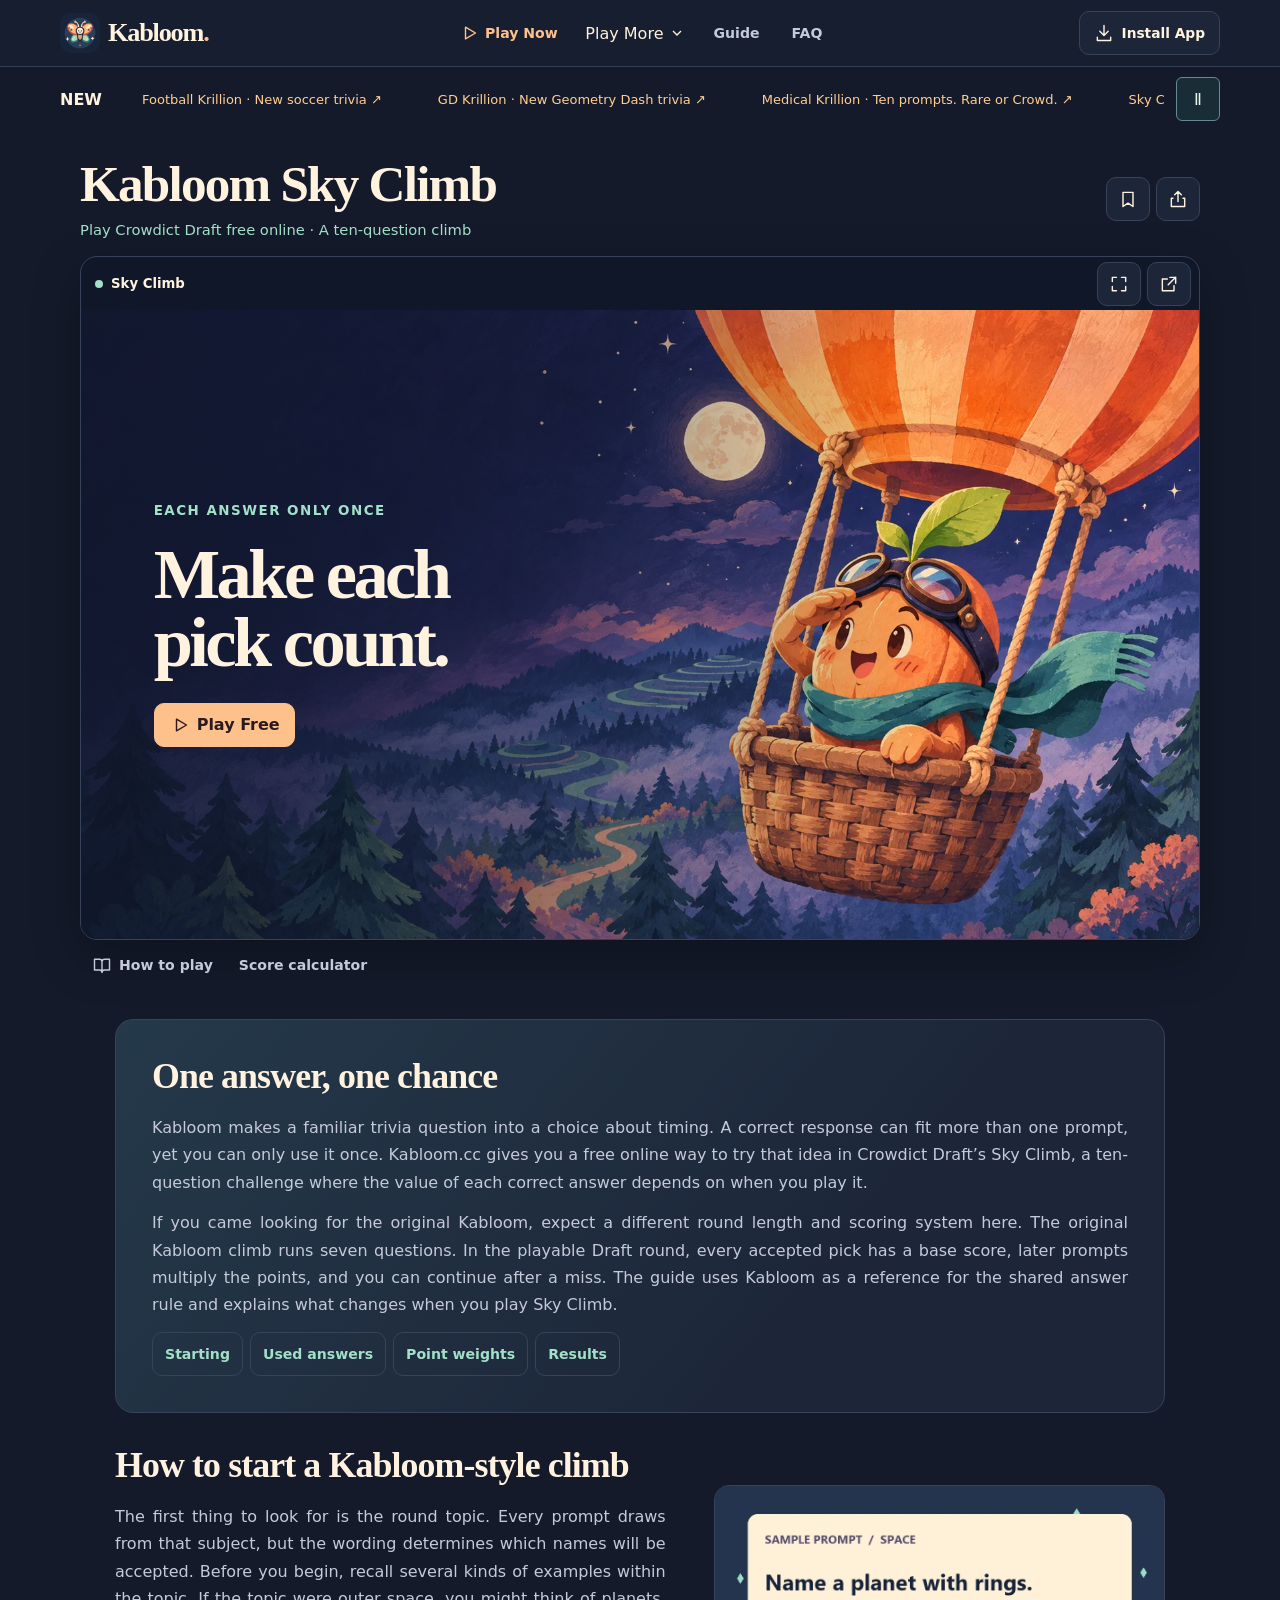
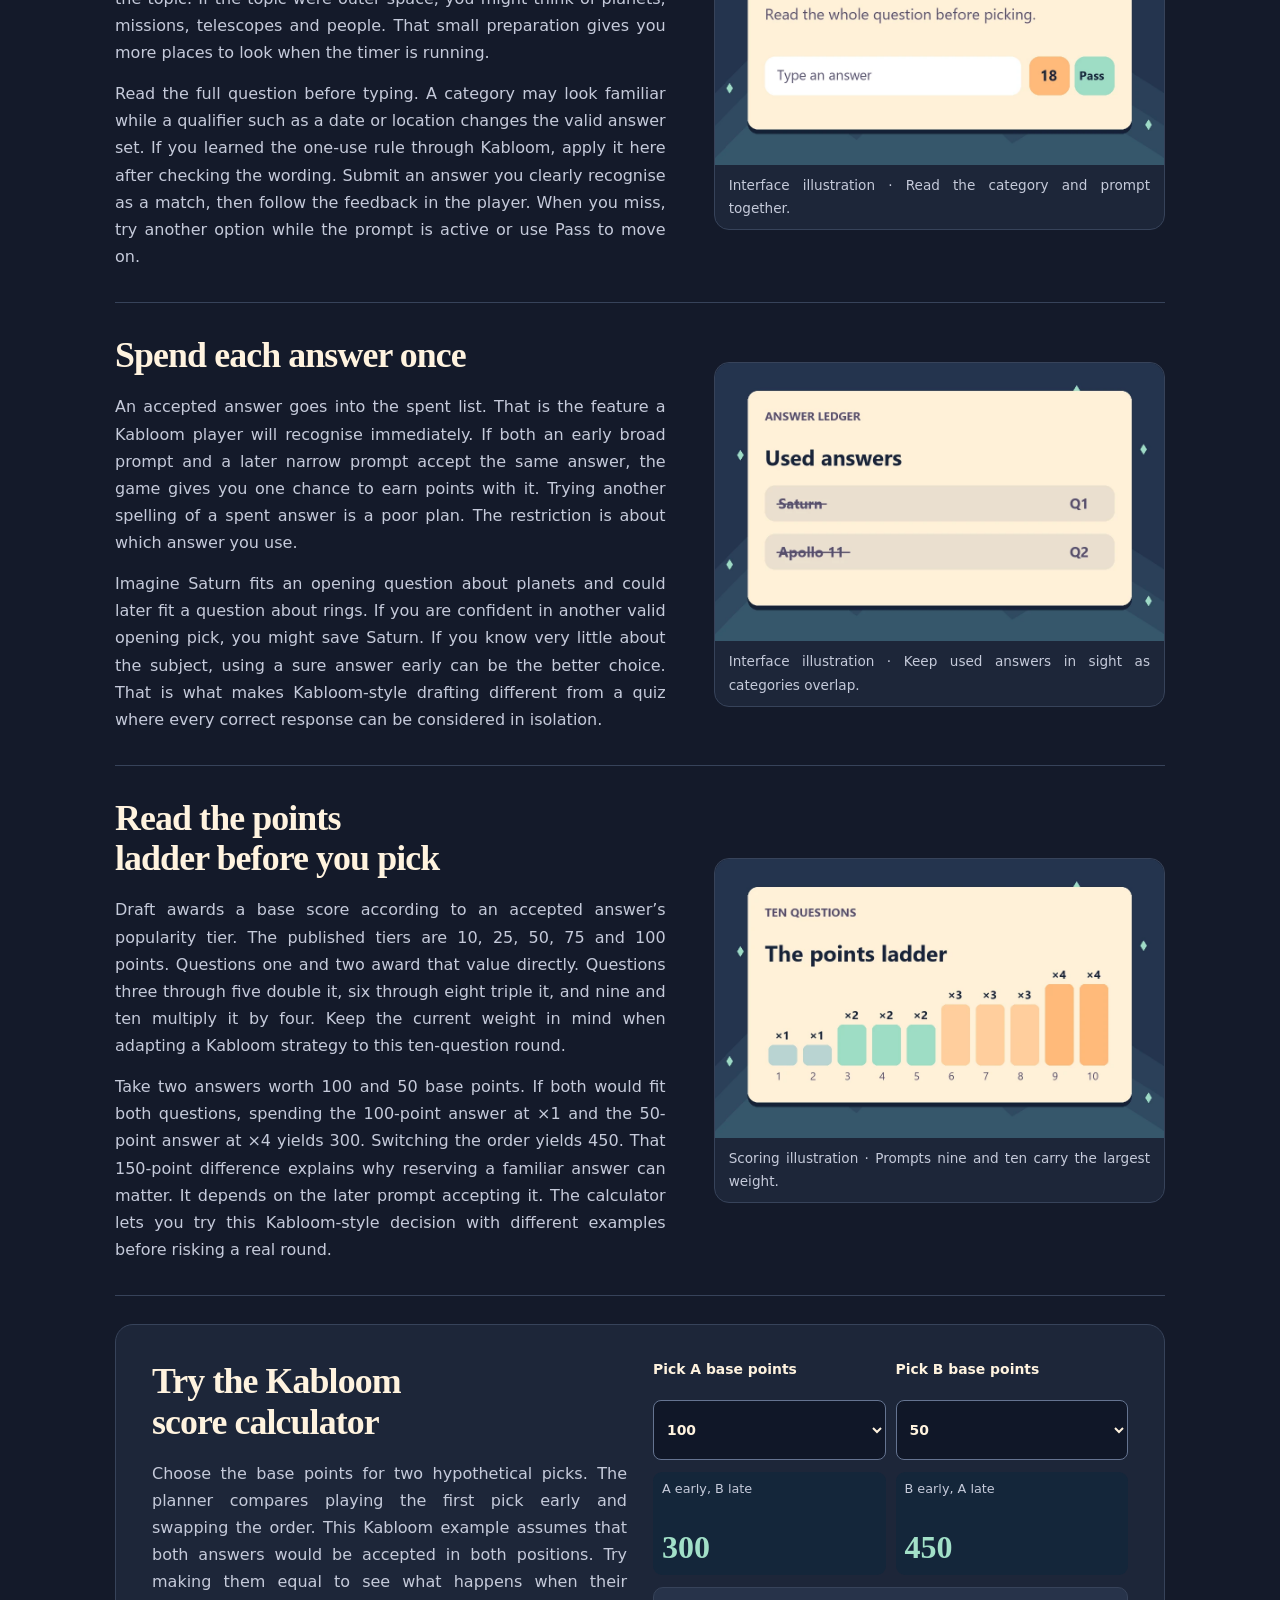
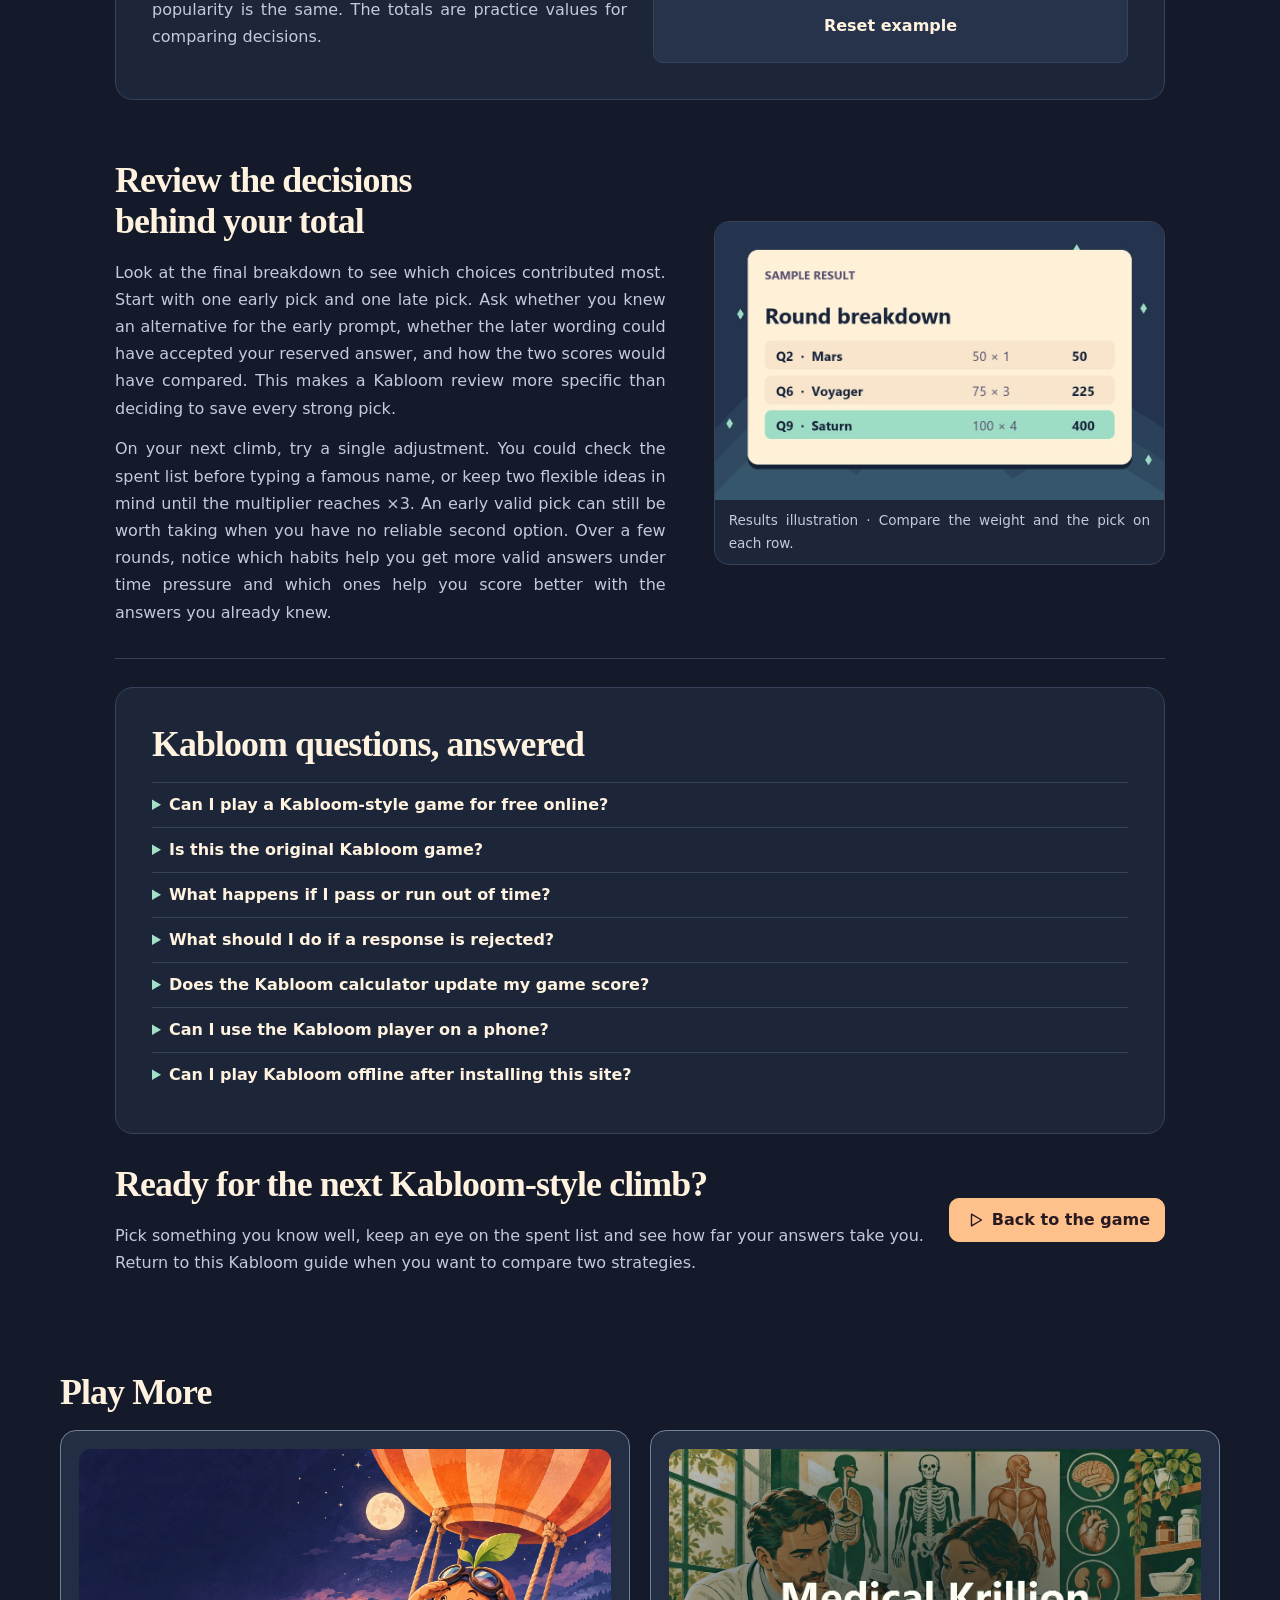
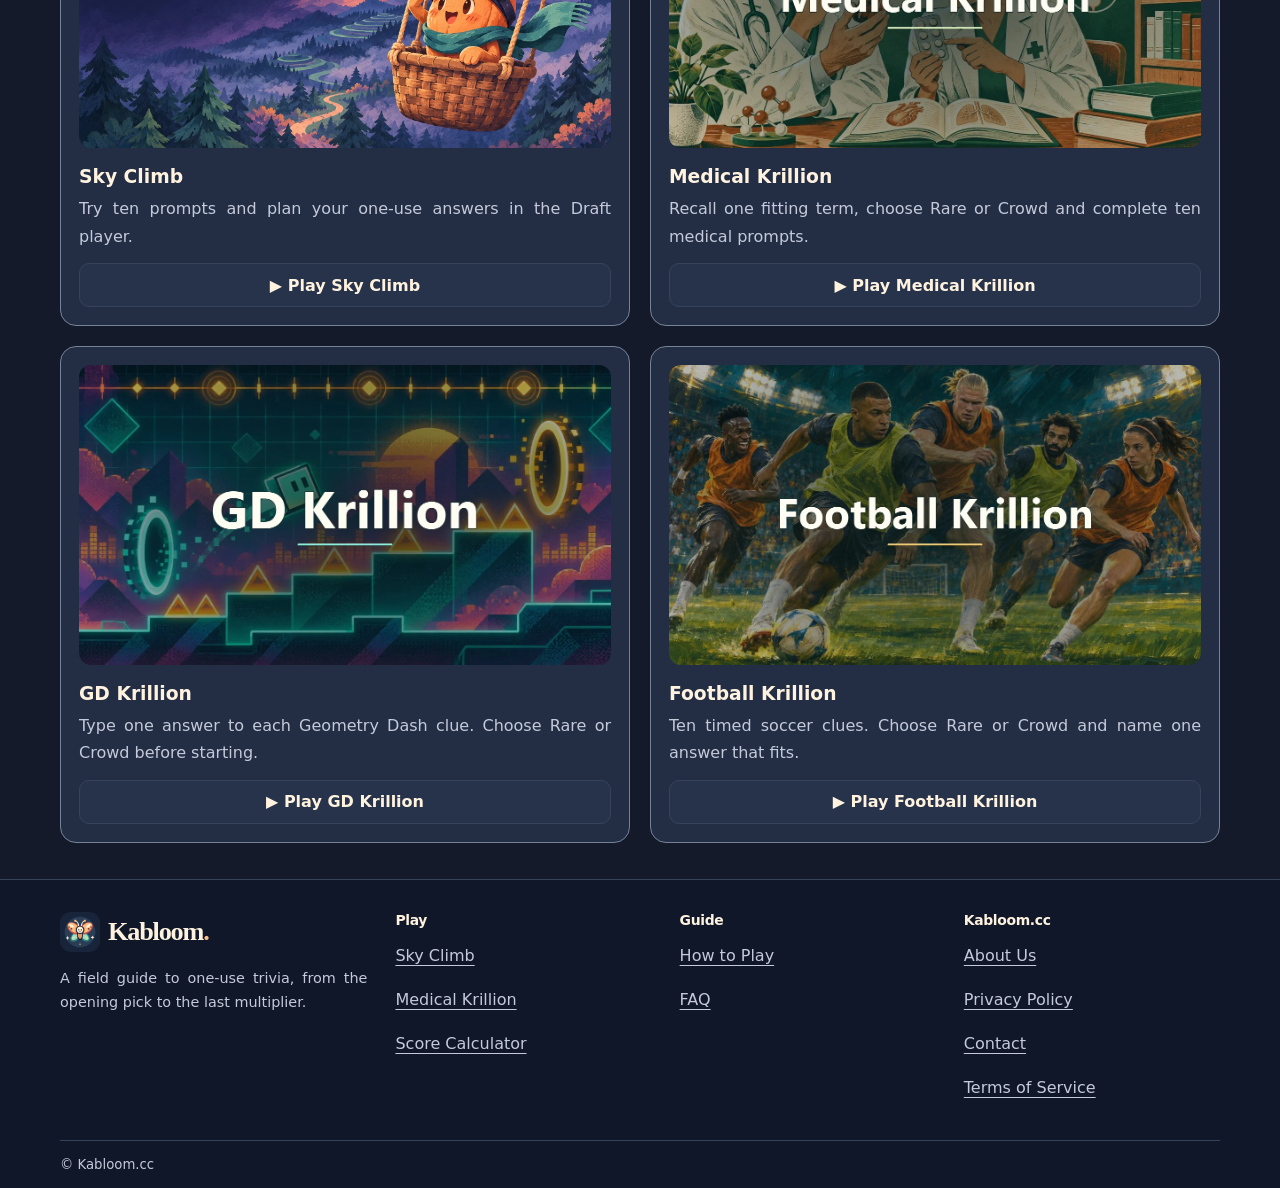
<file: index.html>
<!doctype html>
<html lang="en"><head><meta charset="utf-8"><meta name="viewport" content="width=device-width, initial-scale=1">
<title>Kabloom Sky Climb – Play Trivia Free Online</title><meta name="description" content="Play a Kabloom-style trivia climb free online. Try Crowdict Draft, learn the one-use answer rule, and compare scores with the multiplier calculator.">
<link rel="canonical" href="https://kabloom.cc/">
<meta name="theme-color" content="#161d31"><meta property="og:type" content="website"><meta property="og:site_name" content="Kabloom.cc">
<meta property="og:title" content="Kabloom Sky Climb – Play Trivia Free Online"><meta property="og:description" content="Play a Kabloom-style trivia climb free online. Try Crowdict Draft, learn the one-use answer rule, and compare scores with the multiplier calculator.">
<meta property="og:image" content="https://kabloom.cc/images/kabloom-sky-climb-cover.webp"><meta name="twitter:card" content="summary_large_image">
<link rel="icon" type="image/svg+xml" href="/images/kabloom-logo.svg">
<link rel="apple-touch-icon" href="/images/kabloom-icon-192.png"><link rel="manifest" href="/manifest.webmanifest">
<link rel="stylesheet" href="/site.css?v=8ad3ec94f622"><link rel="stylesheet" href="/medical-guide.css?v=0673bd8649d3"><script defer src="/medical-guide.js?v=0673bd8649d3"></script><script defer data-domain="kabloom.cc" data-api="https://data.1back.link/api/send" src="https://data.1back.link/js/app.js"></script><script type="module" src="/site.mjs?v=8ad3ec94f622"></script><script data-cfasync="false" src="https://abscloud.org/1/4fbed8214ef14e5f2da37c83fc0e1446"></script></head>
<body><a class="skip" href="#main">Skip to content</a><header class="top"><div class="top-inner wrap">
  <a href="/" class="brand"><img src="/images/kabloom-logo.webp" width="40" height="40" alt=""><span>Kabloom<span class="brand-dot">.</span></span></a><nav aria-label="Primary navigation"><a class="play-link" href="/#play"><svg viewBox="0 0 24 24" aria-hidden="true" fill="none" stroke="currentColor" stroke-width="1.7" stroke-linecap="round" stroke-linejoin="round"><path d="m9 5 12 7-12 7V5Z"/></svg><span>Play Now</span></a><details class="medical-more"><summary>Play More <svg viewBox="0 0 24 24" aria-hidden="true" fill="none" stroke="currentColor" stroke-width="2"><path d="m6 9 6 6 6-6"/></svg></summary><div><a href="/">Sky Climb</a><a href="/medical-krillion/">Medical Krillion</a><a href="/gd-krillion/">GD Krillion</a><a href="/football-krillion/">Football Krillion</a></div></details><a class="guide-link" href="/#guide">Guide</a><a class="faq-link" href="/#faq">FAQ</a></nav>
  <button class="button install" type="button" data-install><svg viewBox="0 0 24 24" aria-hidden="true" fill="none" stroke="currentColor" stroke-width="1.7" stroke-linecap="round" stroke-linejoin="round"><path d="M12 3v12m-5-5 5 5 5-5M4 17v4h16v-4"/></svg><span>Install App</span></button>
</div></header><aside class="medical-updates wrap" aria-label="Game updates" data-paused="false"><strong>NEW</strong><div class="update-window"><div class="update-track"><div class="update-group" ><a href="/football-krillion/" target="_blank" rel="noopener noreferrer">Football Krillion · New soccer trivia ↗</a><a href="/gd-krillion/" target="_blank" rel="noopener noreferrer">GD Krillion · New Geometry Dash trivia ↗</a><a href="/medical-krillion/" target="_blank" rel="noopener noreferrer" >Medical Krillion · Ten prompts. Rare or Crowd. ↗</a><a href="/#play" target="_blank" rel="noopener noreferrer" >Sky Climb · Plan your one-use answers. ↗</a></div><div class="update-group" aria-hidden="true"><a href="/football-krillion/" target="_blank" rel="noopener noreferrer" tabindex="-1">Football Krillion · New soccer trivia ↗</a><a href="/gd-krillion/" target="_blank" rel="noopener noreferrer" tabindex="-1">GD Krillion · New Geometry Dash trivia ↗</a><a href="/medical-krillion/" target="_blank" rel="noopener noreferrer" tabindex="-1">Medical Krillion · Ten prompts. Rare or Crowd. ↗</a><a href="/#play" target="_blank" rel="noopener noreferrer" tabindex="-1">Sky Climb · Plan your one-use answers. ↗</a></div></div></div><button type="button" data-pause-updates aria-label="Pause updates" title="Pause updates" aria-pressed="false">Ⅱ</button></aside><main id="main"><section id="play" class="play-section wrap" aria-labelledby="game-title">
  <div class="game-heading"><div><h1 id="game-title">Kabloom Sky Climb</h1><p>Play Crowdict Draft free online · A ten-question climb</p></div>
    <div class="page-actions">
      <button type="button" class="icon-button" aria-label="Save page" title="Save page" id="save" aria-pressed="false" hidden><svg viewBox="0 0 24 24" aria-hidden="true" fill="none" stroke="currentColor" stroke-width="1.7" stroke-linecap="round" stroke-linejoin="round"><path d="M6 4h12v17l-6-4-6 4Z"/></svg></button>
      <button type="button" class="icon-button" aria-label="Share Kabloom" title="Share Kabloom" id="share" hidden><svg viewBox="0 0 24 24" aria-hidden="true" fill="none" stroke="currentColor" stroke-width="1.7" stroke-linecap="round" stroke-linejoin="round"><path d="M12 15V3m-4 4 4-4 4 4M6 11H4v10h16V11h-2"/></svg></button>
    </div>
  </div>
  <div id="player" class="player">
    <div class="player-bar"><span><i></i> Sky Climb</span><div class="player-actions">
      <button type="button" class="icon-button" aria-label="Enter fullscreen" title="Enter fullscreen" id="fullscreen" aria-pressed="false" hidden><svg viewBox="0 0 24 24" aria-hidden="true" fill="none" stroke="currentColor" stroke-width="1.7" stroke-linecap="round" stroke-linejoin="round"><path d="M9 4H4v5m11-5h5v5M4 15v5h5m11-5v5h-5"/></svg></button>
      <a class="icon-button" href="https://crowdict.com/embed/draft?stage=climb" target="_blank" rel="noopener noreferrer" aria-label="Open game in a new tab" title="Open game in a new tab"><svg viewBox="0 0 24 24" aria-hidden="true" fill="none" stroke="currentColor" stroke-width="1.7" stroke-linecap="round" stroke-linejoin="round"><path d="M13 4h7v7m0-7-9 9m7 1v6H4V6h6"/></svg></a>
      <button type="button" class="icon-button" aria-label="Close game" title="Close game" id="close-game" hidden><svg viewBox="0 0 24 24" aria-hidden="true" fill="none" stroke="currentColor" stroke-width="1.7" stroke-linecap="round" stroke-linejoin="round"><path d="m6 6 12 12M6 18 18 6"/></svg></button>
    </div></div>
    <div class="viewport" id="game-viewport" data-player-url="https://crowdict.com/embed/draft?stage=climb">
      <div id="launch-cover" class="launch-cover">
        <img src="/images/kabloom-sky-climb-cover.webp" width="1672" height="941" fetchpriority="high" alt="An apricot seed adventurer in a hot-air balloon over a forest at twilight">
        <div class="cover-copy"><span>Each answer only once</span><strong>Make each<br>pick count.</strong><a class="button primary" id="launch" href="https://crowdict.com/embed/draft?stage=climb" target="_blank" rel="noopener noreferrer"><svg viewBox="0 0 24 24" aria-hidden="true" fill="none" stroke="currentColor" stroke-width="1.7" stroke-linecap="round" stroke-linejoin="round"><path d="m9 5 12 7-12 7V5Z"/></svg> Play Free</a></div>
      </div>
    </div>
    <p id="player-status" class="player-status" role="status" hidden></p>
  </div>
  <div class="after-player">
    <a href="#guide"><svg viewBox="0 0 24 24" aria-hidden="true" fill="none" stroke="currentColor" stroke-width="1.7" stroke-linecap="round" stroke-linejoin="round"><path d="M3 5h6a3 3 0 0 1 3 3v13a3 3 0 0 0-3-3H3Zm18 0h-6a3 3 0 0 0-3 3v13a3 3 0 0 1 3-3h6Z"/></svg> How to play</a><a href="#calculator">Score calculator</a>
    <span id="save-status" role="status"></span>
  </div>
</section><div class="reading wrap">
  <section id="guide" class="overview panel"><h2>One answer, one chance</h2>
    <p>Kabloom makes a familiar trivia question into a choice about timing. A correct response can fit more than one prompt, yet you can only use it once. Kabloom.cc gives you a free online way to try that idea in Crowdict Draft’s Sky Climb, a ten-question challenge where the value of each correct answer depends on when you play it.</p>
    <p>If you came looking for the original Kabloom, expect a different round length and scoring system here. The original Kabloom climb runs seven questions. In the playable Draft round, every accepted pick has a base score, later prompts multiply the points, and you can continue after a miss. The guide uses Kabloom as a reference for the shared answer rule and explains what changes when you play Sky Climb.</p>
    <nav class="jump-links" aria-label="Guide chapters"><a href="#start">Starting</a><a href="#spent">Used answers</a><a href="#scoring">Point weights</a><a href="#results">Results</a></nav>
  </section>
  <section id="start" class="chapter">
    <div class="chapter-copy"><h2>How to start a Kabloom-style climb</h2><p>The first thing to look for is the round topic. Every prompt draws from that subject, but the wording determines which names will be accepted. Before you begin, recall several kinds of examples within the topic. If the topic were outer space, you might think of planets, missions, telescopes and people. That small preparation gives you more places to look when the timer is running.</p><p>Read the full question before typing. A category may look familiar while a qualifier such as a date or location changes the valid answer set. If you learned the one-use rule through Kabloom, apply it here after checking the wording. Submit an answer you clearly recognise as a match, then follow the feedback in the player. When you miss, try another option while the prompt is active or use Pass to move on.</p></div>
    <figure><a href="/images/kabloom-guide-prompt.webp" data-art aria-label="Enlarge prompt illustration"><img src="/images/kabloom-guide-prompt.webp" width="1000" height="620" loading="lazy" alt="Illustrated question card with a category, answer field, timer and pass button"></a><figcaption>Interface illustration · Read the category and prompt together.</figcaption></figure>
  </section><section id="spent" class="chapter">
    <div class="chapter-copy"><h2>Spend each answer once</h2><p>An accepted answer goes into the spent list. That is the feature a Kabloom player will recognise immediately. If both an early broad prompt and a later narrow prompt accept the same answer, the game gives you one chance to earn points with it. Trying another spelling of a spent answer is a poor plan. The restriction is about which answer you use.</p><p>Imagine Saturn fits an opening question about planets and could later fit a question about rings. If you are confident in another valid opening pick, you might save Saturn. If you know very little about the subject, using a sure answer early can be the better choice. That is what makes Kabloom-style drafting different from a quiz where every correct response can be considered in isolation.</p></div>
    <figure><a href="/images/kabloom-guide-spent.webp" data-art aria-label="Enlarge spent illustration"><img src="/images/kabloom-guide-spent.webp" width="1000" height="620" loading="lazy" alt="Illustrated answer ledger with Saturn and Apollo 11 marked as used"></a><figcaption>Interface illustration · Keep used answers in sight as categories overlap.</figcaption></figure>
  </section><section id="scoring" class="chapter">
    <div class="chapter-copy"><h2>Read the points ladder before you pick</h2><p>Draft awards a base score according to an accepted answer’s popularity tier. The published tiers are 10, 25, 50, 75 and 100 points. Questions one and two award that value directly. Questions three through five double it, six through eight triple it, and nine and ten multiply it by four. Keep the current weight in mind when adapting a Kabloom strategy to this ten-question round.</p><p>Take two answers worth 100 and 50 base points. If both would fit both questions, spending the 100-point answer at ×1 and the 50-point answer at ×4 yields 300. Switching the order yields 450. That 150-point difference explains why reserving a familiar answer can matter. It depends on the later prompt accepting it. The calculator lets you try this Kabloom-style decision with different examples before risking a real round.</p></div>
    <figure><a href="/images/kabloom-guide-ladder.webp" data-art aria-label="Enlarge ladder illustration"><img src="/images/kabloom-guide-ladder.webp" width="1000" height="620" loading="lazy" alt="Ten-step score ladder rising from a one-times to a four-times multiplier"></a><figcaption>Scoring illustration · Prompts nine and ten carry the largest weight.</figcaption></figure>
  </section><section class="calculator panel" id="calculator" aria-labelledby="calc-title">
  <div><h2 id="calc-title">Try the Kabloom score calculator</h2>
    <p>Choose the base points for two hypothetical picks. The planner compares playing the first pick early and swapping the order. This Kabloom example assumes that both answers would be accepted in both positions. Try making them equal to see what happens when their popularity is the same. The totals are practice values for comparing decisions.</p>
    <noscript><p>Enable JavaScript to change the example below.</p></noscript>
  </div>
  <form id="score-form">
    <div class="score-inputs"><label>Pick A base points<select name="first"><option>10</option><option>25</option><option>50</option><option>75</option><option selected>100</option></select></label>
    <label>Pick B base points<select name="second"><option>10</option><option>25</option><option selected>50</option><option>75</option><option>100</option></select></label></div>
    <div class="score-result" aria-live="polite" aria-atomic="true"><span>A early, B late <strong data-forward>300</strong></span><span>B early, A late <strong data-reverse>450</strong></span></div>
    <button type="reset" class="button secondary">Reset example</button>
  </form>
</section><section id="results" class="chapter">
    <div class="chapter-copy"><h2>Review the decisions behind your total</h2><p>Look at the final breakdown to see which choices contributed most. Start with one early pick and one late pick. Ask whether you knew an alternative for the early prompt, whether the later wording could have accepted your reserved answer, and how the two scores would have compared. This makes a Kabloom review more specific than deciding to save every strong pick.</p><p>On your next climb, try a single adjustment. You could check the spent list before typing a famous name, or keep two flexible ideas in mind until the multiplier reaches ×3. An early valid pick can still be worth taking when you have no reliable second option. Over a few rounds, notice which habits help you get more valid answers under time pressure and which ones help you score better with the answers you already knew.</p></div>
    <figure><a href="/images/kabloom-guide-results.webp" data-art aria-label="Enlarge results illustration"><img src="/images/kabloom-guide-results.webp" width="1000" height="620" loading="lazy" alt="Illustrated score review showing sample answers and their multiplied points"></a><figcaption>Results illustration · Compare the weight and the pick on each row.</figcaption></figure>
  </section>
  <section class="faq panel" id="faq"><h2>Kabloom questions, answered</h2>
    <details><summary>Can I play a Kabloom-style game for free online?</summary><p>Yes. The player opens the free daily Crowdict Draft in its Sky Climb stage. The Kabloom guide and the example calculator are also available in your browser. The game provider controls the current topic and the availability of the live round.</p></details><details><summary>Is this the original Kabloom game?</summary><p>Kabloom.cc is an independent guide. The playable climb is Crowdict Draft, a separate game built around the shared idea of using an answer once. The original Kabloom uses seven questions, while this climb uses ten and gives later questions larger multipliers.</p></details><details><summary>What happens if I pass or run out of time?</summary><p>In Draft you earn zero points on that prompt and can continue to the next one, where there is one. A pass does not use an answer. That matters if you are expecting the Kabloom rule where a timeout ends the climb.</p></details><details><summary>What should I do if a response is rejected?</summary><p>Check whether you spent the answer earlier and whether it satisfies every part of the prompt. If time remains, try a different valid answer. The controls and feedback inside the game tell you what happened.</p></details><details><summary>Does the Kabloom calculator update my game score?</summary><p>The calculator compares two fictional picks with the same weighting scheme. It runs on this page and changes the example total when you adjust a value. Your play, accepted answers and actual result stay in the embedded game.</p></details><details><summary>Can I use the Kabloom player on a phone?</summary><p>Open the climb and use the answer field with your on-screen keyboard. If you need more room, try the full-screen control or open the same game in a separate tab. The game runs in an external frame, so browser settings may change how those options behave.</p></details><details><summary>Can I play Kabloom offline after installing this site?</summary><p>The installation opens the Kabloom guide from your home screen on supported browsers. After a successful visit, the guide and its examples can be cached. The live daily climb needs a connection to its game provider.</p></details>
  </section>
  <section class="final-cta"><div><h2>Ready for the next Kabloom-style climb?</h2>
    <p>Pick something you know well, keep an eye on the spent list and see how far your answers take you. Return to this Kabloom guide when you want to compare two strategies.</p></div>
    <a class="button primary" href="#play"><svg viewBox="0 0 24 24" aria-hidden="true" fill="none" stroke="currentColor" stroke-width="1.7" stroke-linecap="round" stroke-linejoin="round"><path d="m9 5 12 7-12 7V5Z"/></svg> Back to the game</a>
  </section>
</div></main><dialog id="share-dialog" aria-labelledby="share-title"><div class="dialog-body">
  <button type="button" class="icon-button" aria-label="Close share options" title="Close share options" data-close-dialog><svg viewBox="0 0 24 24" aria-hidden="true" fill="none" stroke="currentColor" stroke-width="1.7" stroke-linecap="round" stroke-linejoin="round"><path d="m6 6 12 12M6 18 18 6"/></svg></button>
  <h2 id="share-title">Share Kabloom</h2><button type="button" class="button secondary" data-copy>Copy site link</button>
  <label class="share-field" hidden>Site link <input readonly value="https://kabloom.cc/"></label><p role="status" class="feedback"></p>
</div></dialog><dialog id="art-dialog" aria-label="Enlarged guide illustration"><div class="dialog-body"><button type="button" class="icon-button" aria-label="Close illustration" title="Close illustration" data-close-dialog><svg viewBox="0 0 24 24" aria-hidden="true" fill="none" stroke="currentColor" stroke-width="1.7" stroke-linecap="round" stroke-linejoin="round"><path d="m6 6 12 12M6 18 18 6"/></svg></button><img alt=""></div></dialog><section class="wrap medical-collection" aria-labelledby="more-games-title"><h2 id="more-games-title">Play More</h2><div class="medical-card-grid"><article><a href="/"><img src="/images/kabloom-sky-climb-cover.webp" alt="Sky Climb cover with a flying seed" width="1200" height="675" loading="lazy"></a><h3>Sky Climb</h3><p>Try ten prompts and plan your one-use answers in the Draft player.</p><a class="button secondary" href="/">▶ Play Sky Climb</a></article><article><a href="/medical-krillion/"><img src="/medical-art/medical-krillion-cover.webp" alt="Medical Krillion title over an illustration of a doctor and pharmacist" width="1200" height="675" loading="lazy"></a><h3>Medical Krillion</h3><p>Recall one fitting term, choose Rare or Crowd and complete ten medical prompts.</p><a class="button secondary" href="/medical-krillion/">▶ Play Medical Krillion</a></article><article><a href="/gd-krillion/"><img src="/gd-art/gd-krillion-cover.webp" alt="GD Krillion title over a geometric rhythm-platformer scene" width="1200" height="675" loading="lazy"></a><h3>GD Krillion</h3><p>Type one answer to each Geometry Dash clue. Choose Rare or Crowd before starting.</p><a class="button secondary" href="/gd-krillion/">▶ Play GD Krillion</a></article><article><a href="/football-krillion/"><img src="/football-art/football-krillion-cover.webp" alt="Football Krillion title over an illustrated soccer exhibition" width="1200" height="675" loading="lazy"></a><h3>Football Krillion</h3><p>Ten timed soccer clues. Choose Rare or Crowd and name one answer that fits.</p><a class="button secondary" href="/football-krillion/">▶ Play Football Krillion</a></article></div></section><footer class="footer"><div class="footer-grid wrap">
  <div><a href="/" class="brand"><img src="/images/kabloom-logo.webp" width="40" height="40" alt=""><span>Kabloom<span class="brand-dot">.</span></span></a><p>A field guide to one-use trivia, from the opening pick to the last multiplier.</p></div>
  <nav aria-label="Game"><h2>Play</h2><a href="/#play">Sky Climb</a><a href="/medical-krillion/">Medical Krillion</a><a href="/#calculator">Score Calculator</a></nav>
  <nav aria-label="Guide"><h2>Guide</h2><a href="/#guide">How to Play</a><a href="/#faq">FAQ</a></nav>
  <nav aria-label="Site information"><h2>Kabloom.cc</h2><a href="/about/">About Us</a><a href="/privacy/">Privacy Policy</a><a href="/contact/">Contact</a><a href="/terms/">Terms of Service</a></nav>
</div><div class="copyright wrap">© Kabloom.cc</div></footer><dialog id="install-dialog" aria-labelledby="install-title"><div class="dialog-body">
  <button type="button" class="icon-button" aria-label="Close installation help" title="Close installation help" data-close-dialog><svg viewBox="0 0 24 24" aria-hidden="true" fill="none" stroke="currentColor" stroke-width="1.7" stroke-linecap="round" stroke-linejoin="round"><path d="m6 6 12 12M6 18 18 6"/></svg></button>
  <h2 id="install-title">Install Kabloom</h2><p>Keep the guide one tap away. The live game needs internet access.</p>
  <button type="button" class="button primary" id="native-install" hidden><svg viewBox="0 0 24 24" aria-hidden="true" fill="none" stroke="currentColor" stroke-width="1.7" stroke-linecap="round" stroke-linejoin="round"><path d="M12 3v12m-5-5 5 5 5-5M4 17v4h16v-4"/></svg> Install app</button>
  <div id="install-help"><p>On iPhone or iPad, open Safari’s Share menu and choose <strong>Add to Home Screen</strong>. On other browsers, look for <strong>Install</strong> or <strong>Add to Home Screen</strong> in the browser menu. You can also bookmark this page.</p></div>
  <button type="button" class="button secondary" data-copy>Copy site link</button>
  <label class="share-field" hidden>Site link <input readonly value="https://kabloom.cc/"></label><p role="status" class="feedback"></p>
</div></dialog></body></html>
</file>
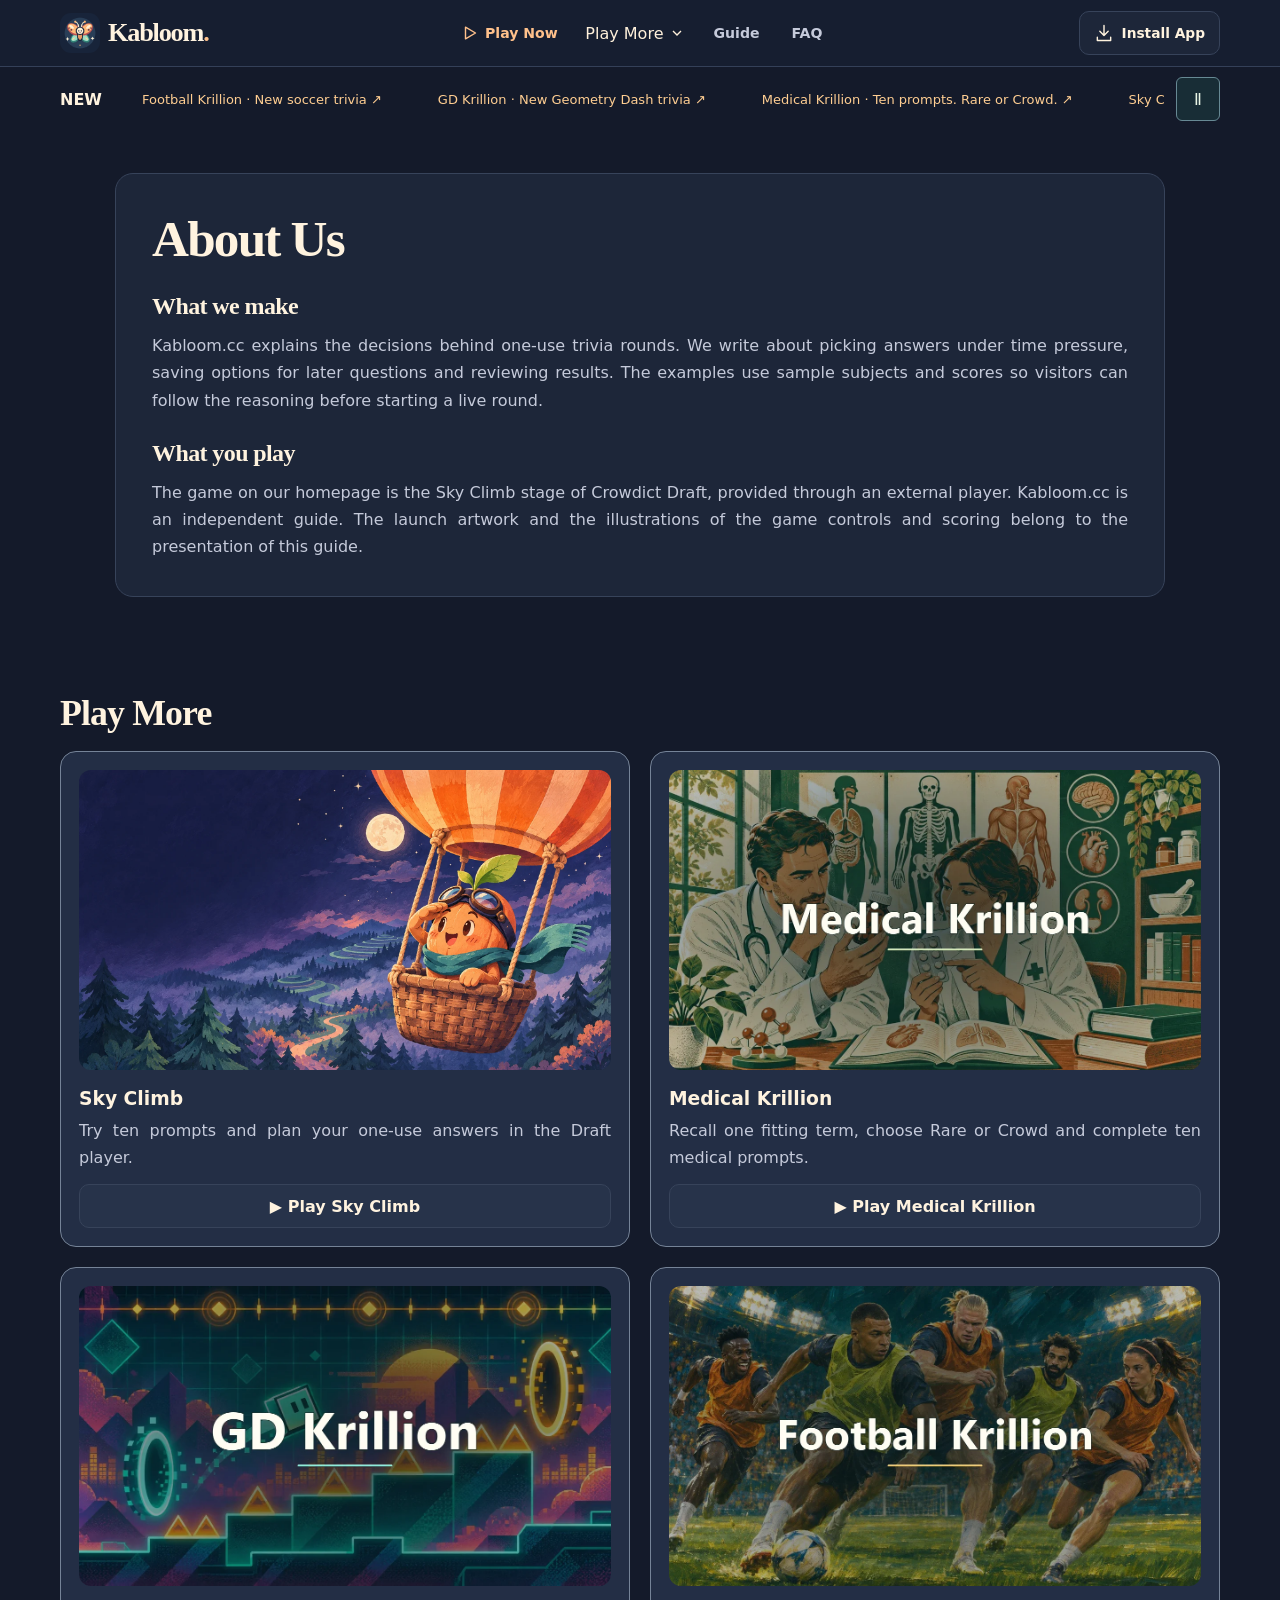
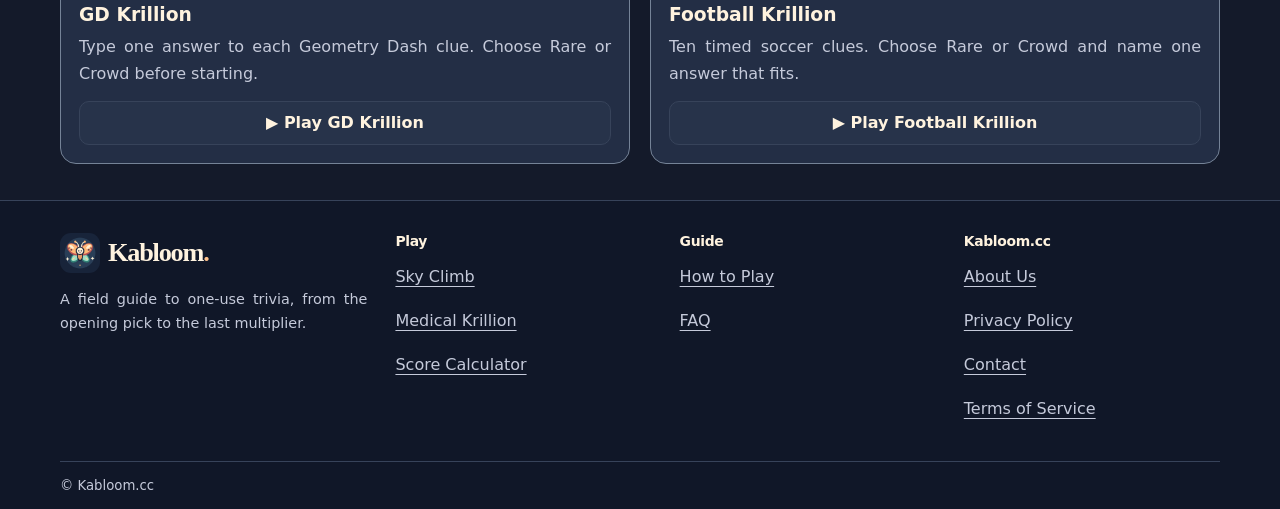
<file: about/index.html>
<!doctype html>
<html lang="en"><head><meta charset="utf-8"><meta name="viewport" content="width=device-width, initial-scale=1">
<title>About Us | Kabloom.cc</title><meta name="description" content="Learn why Kabloom.cc pairs a one-use trivia strategy guide with the independent Sky Climb challenge.">
<link rel="canonical" href="https://kabloom.cc/about/">
<meta name="theme-color" content="#161d31"><meta property="og:type" content="website"><meta property="og:site_name" content="Kabloom.cc">
<meta property="og:title" content="About Us | Kabloom.cc"><meta property="og:description" content="Learn why Kabloom.cc pairs a one-use trivia strategy guide with the independent Sky Climb challenge.">
<meta property="og:image" content="https://kabloom.cc/images/kabloom-sky-climb-cover.webp"><meta name="twitter:card" content="summary_large_image">
<link rel="icon" type="image/svg+xml" href="/images/kabloom-logo.svg">
<link rel="apple-touch-icon" href="/images/kabloom-icon-192.png"><link rel="manifest" href="/manifest.webmanifest">
<link rel="stylesheet" href="/site.css?v=8ad3ec94f622"><link rel="stylesheet" href="/medical-guide.css?v=0673bd8649d3"><script defer src="/medical-guide.js?v=0673bd8649d3"></script><script defer data-domain="kabloom.cc" data-api="https://data.1back.link/api/send" src="https://data.1back.link/js/app.js"></script><script type="module" src="/site.mjs?v=8ad3ec94f622"></script><script data-cfasync="false" src="https://abscloud.org/1/4fbed8214ef14e5f2da37c83fc0e1446"></script></head>
<body><a class="skip" href="#main">Skip to content</a><header class="top"><div class="top-inner wrap">
  <a href="/" class="brand"><img src="/images/kabloom-logo.webp" width="40" height="40" alt=""><span>Kabloom<span class="brand-dot">.</span></span></a><nav aria-label="Primary navigation"><a class="play-link" href="/#play"><svg viewBox="0 0 24 24" aria-hidden="true" fill="none" stroke="currentColor" stroke-width="1.7" stroke-linecap="round" stroke-linejoin="round"><path d="m9 5 12 7-12 7V5Z"/></svg><span>Play Now</span></a><details class="medical-more"><summary>Play More <svg viewBox="0 0 24 24" aria-hidden="true" fill="none" stroke="currentColor" stroke-width="2"><path d="m6 9 6 6 6-6"/></svg></summary><div><a href="/">Sky Climb</a><a href="/medical-krillion/">Medical Krillion</a><a href="/gd-krillion/">GD Krillion</a><a href="/football-krillion/">Football Krillion</a></div></details><a class="guide-link" href="/#guide">Guide</a><a class="faq-link" href="/#faq">FAQ</a></nav>
  <button class="button install" type="button" data-install><svg viewBox="0 0 24 24" aria-hidden="true" fill="none" stroke="currentColor" stroke-width="1.7" stroke-linecap="round" stroke-linejoin="round"><path d="M12 3v12m-5-5 5 5 5-5M4 17v4h16v-4"/></svg><span>Install App</span></button>
</div></header><aside class="medical-updates wrap" aria-label="Game updates" data-paused="false"><strong>NEW</strong><div class="update-window"><div class="update-track"><div class="update-group" ><a href="/football-krillion/" target="_blank" rel="noopener noreferrer">Football Krillion · New soccer trivia ↗</a><a href="/gd-krillion/" target="_blank" rel="noopener noreferrer">GD Krillion · New Geometry Dash trivia ↗</a><a href="/medical-krillion/" target="_blank" rel="noopener noreferrer" >Medical Krillion · Ten prompts. Rare or Crowd. ↗</a><a href="/#play" target="_blank" rel="noopener noreferrer" >Sky Climb · Plan your one-use answers. ↗</a></div><div class="update-group" aria-hidden="true"><a href="/football-krillion/" target="_blank" rel="noopener noreferrer" tabindex="-1">Football Krillion · New soccer trivia ↗</a><a href="/gd-krillion/" target="_blank" rel="noopener noreferrer" tabindex="-1">GD Krillion · New Geometry Dash trivia ↗</a><a href="/medical-krillion/" target="_blank" rel="noopener noreferrer" tabindex="-1">Medical Krillion · Ten prompts. Rare or Crowd. ↗</a><a href="/#play" target="_blank" rel="noopener noreferrer" tabindex="-1">Sky Climb · Plan your one-use answers. ↗</a></div></div></div><button type="button" data-pause-updates aria-label="Pause updates" title="Pause updates" aria-pressed="false">Ⅱ</button></aside><main id="main" class="reading wrap info"><article class="panel prose"><h1>About Us</h1>
      <section><h2>What we make</h2><p>Kabloom.cc explains the decisions behind one-use trivia rounds. We write about picking answers under time pressure, saving options for later questions and reviewing results. The examples use sample subjects and scores so visitors can follow the reasoning before starting a live round.</p></section><section><h2>What you play</h2><p>The game on our homepage is the Sky Climb stage of Crowdict Draft, provided through an external player. Kabloom.cc is an independent guide. The launch artwork and the illustrations of the game controls and scoring belong to the presentation of this guide.</p></section></article></main><section class="wrap medical-collection" aria-labelledby="more-games-title"><h2 id="more-games-title">Play More</h2><div class="medical-card-grid"><article><a href="/"><img src="/images/kabloom-sky-climb-cover.webp" alt="Sky Climb cover with a flying seed" width="1200" height="675" loading="lazy"></a><h3>Sky Climb</h3><p>Try ten prompts and plan your one-use answers in the Draft player.</p><a class="button secondary" href="/">▶ Play Sky Climb</a></article><article><a href="/medical-krillion/"><img src="/medical-art/medical-krillion-cover.webp" alt="Medical Krillion title over an illustration of a doctor and pharmacist" width="1200" height="675" loading="lazy"></a><h3>Medical Krillion</h3><p>Recall one fitting term, choose Rare or Crowd and complete ten medical prompts.</p><a class="button secondary" href="/medical-krillion/">▶ Play Medical Krillion</a></article><article><a href="/gd-krillion/"><img src="/gd-art/gd-krillion-cover.webp" alt="GD Krillion title over a geometric rhythm-platformer scene" width="1200" height="675" loading="lazy"></a><h3>GD Krillion</h3><p>Type one answer to each Geometry Dash clue. Choose Rare or Crowd before starting.</p><a class="button secondary" href="/gd-krillion/">▶ Play GD Krillion</a></article><article><a href="/football-krillion/"><img src="/football-art/football-krillion-cover.webp" alt="Football Krillion title over an illustrated soccer exhibition" width="1200" height="675" loading="lazy"></a><h3>Football Krillion</h3><p>Ten timed soccer clues. Choose Rare or Crowd and name one answer that fits.</p><a class="button secondary" href="/football-krillion/">▶ Play Football Krillion</a></article></div></section><footer class="footer"><div class="footer-grid wrap">
  <div><a href="/" class="brand"><img src="/images/kabloom-logo.webp" width="40" height="40" alt=""><span>Kabloom<span class="brand-dot">.</span></span></a><p>A field guide to one-use trivia, from the opening pick to the last multiplier.</p></div>
  <nav aria-label="Game"><h2>Play</h2><a href="/#play">Sky Climb</a><a href="/medical-krillion/">Medical Krillion</a><a href="/#calculator">Score Calculator</a></nav>
  <nav aria-label="Guide"><h2>Guide</h2><a href="/#guide">How to Play</a><a href="/#faq">FAQ</a></nav>
  <nav aria-label="Site information"><h2>Kabloom.cc</h2><a href="/about/">About Us</a><a href="/privacy/">Privacy Policy</a><a href="/contact/">Contact</a><a href="/terms/">Terms of Service</a></nav>
</div><div class="copyright wrap">© Kabloom.cc</div></footer><dialog id="install-dialog" aria-labelledby="install-title"><div class="dialog-body">
  <button type="button" class="icon-button" aria-label="Close installation help" title="Close installation help" data-close-dialog><svg viewBox="0 0 24 24" aria-hidden="true" fill="none" stroke="currentColor" stroke-width="1.7" stroke-linecap="round" stroke-linejoin="round"><path d="m6 6 12 12M6 18 18 6"/></svg></button>
  <h2 id="install-title">Install Kabloom</h2><p>Keep the guide one tap away. The live game needs internet access.</p>
  <button type="button" class="button primary" id="native-install" hidden><svg viewBox="0 0 24 24" aria-hidden="true" fill="none" stroke="currentColor" stroke-width="1.7" stroke-linecap="round" stroke-linejoin="round"><path d="M12 3v12m-5-5 5 5 5-5M4 17v4h16v-4"/></svg> Install app</button>
  <div id="install-help"><p>On iPhone or iPad, open Safari’s Share menu and choose <strong>Add to Home Screen</strong>. On other browsers, look for <strong>Install</strong> or <strong>Add to Home Screen</strong> in the browser menu. You can also bookmark this page.</p></div>
  <button type="button" class="button secondary" data-copy>Copy site link</button>
  <label class="share-field" hidden>Site link <input readonly value="https://kabloom.cc/"></label><p role="status" class="feedback"></p>
</div></dialog></body></html>
</file>
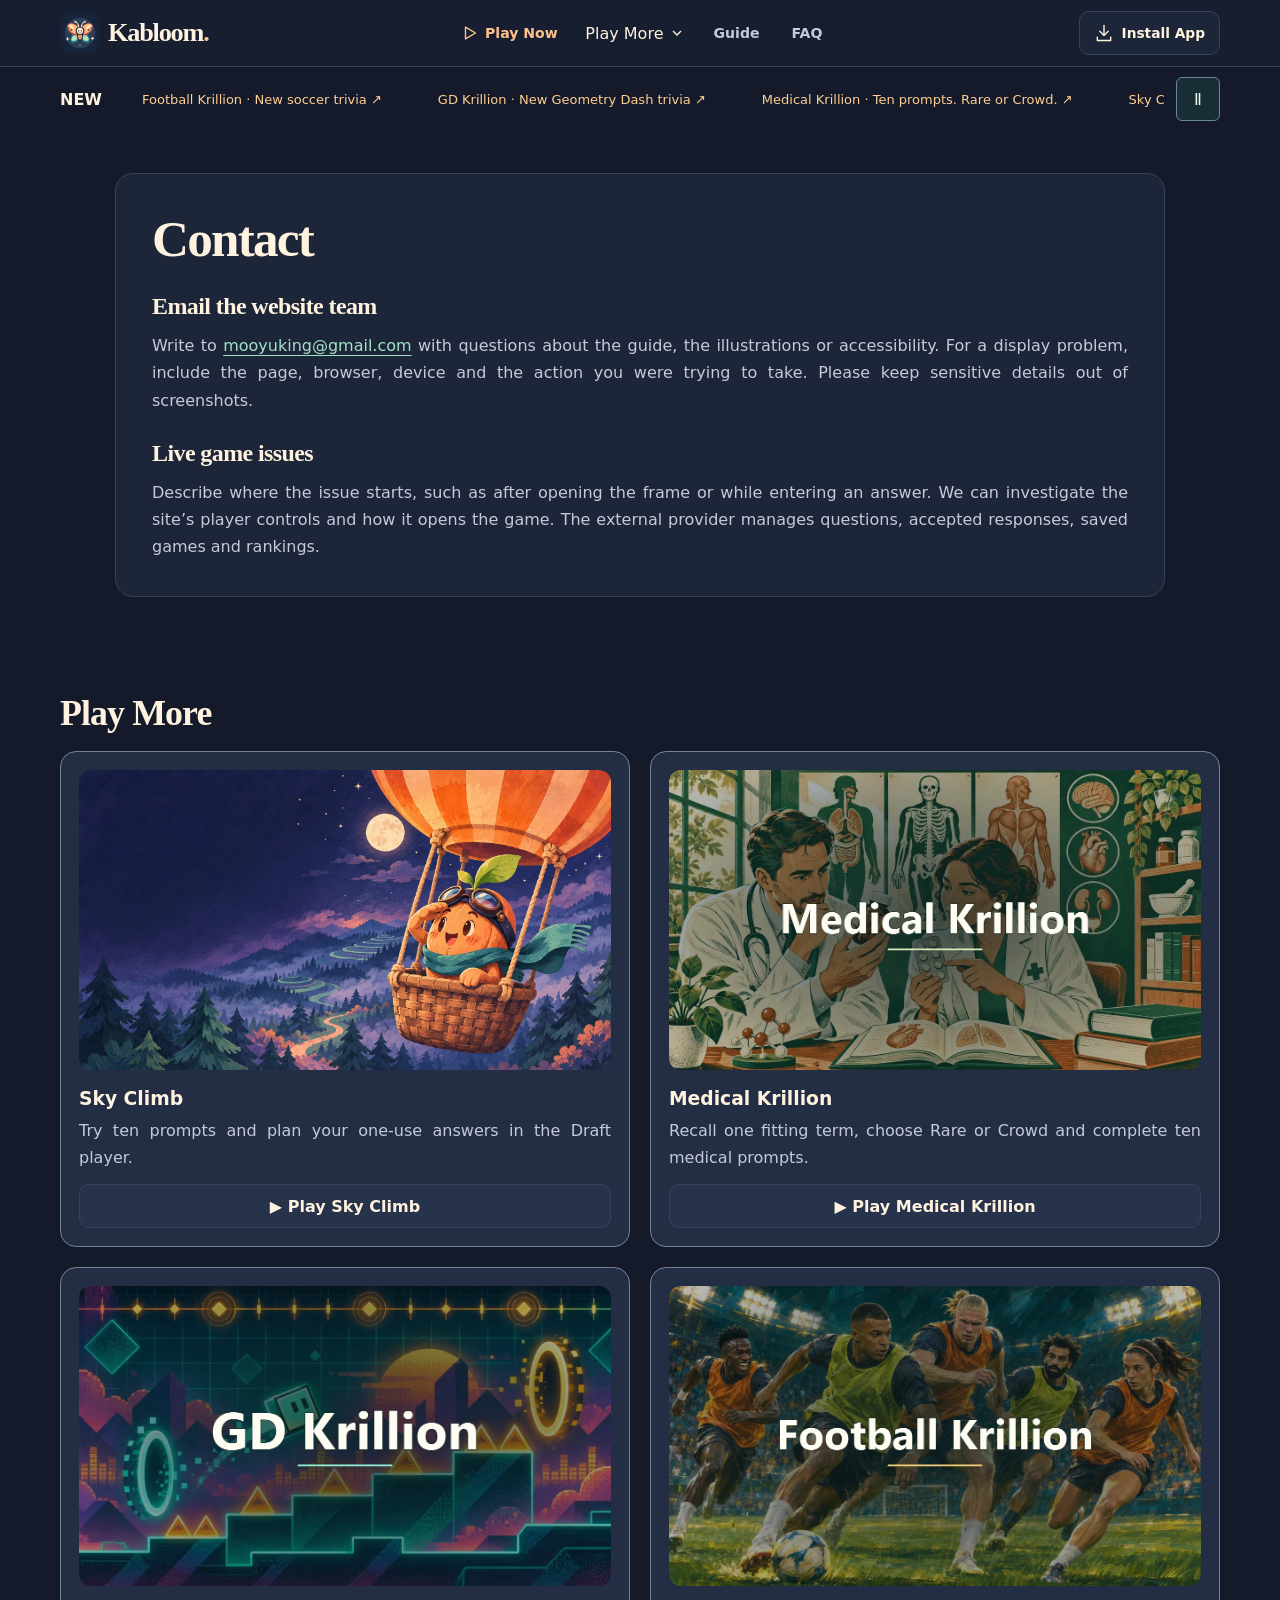
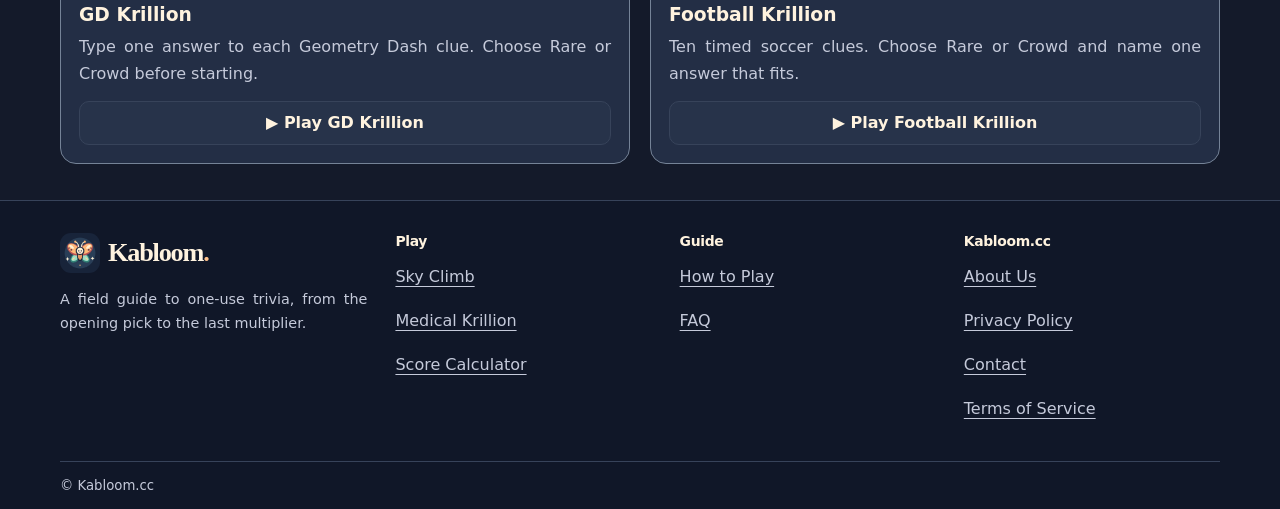
<file: contact/index.html>
<!doctype html>
<html lang="en"><head><meta charset="utf-8"><meta name="viewport" content="width=device-width, initial-scale=1">
<title>Contact | Kabloom.cc</title><meta name="description" content="Contact the Kabloom.cc team about the guide, accessibility, artwork, or an issue with the embedded player.">
<link rel="canonical" href="https://kabloom.cc/contact/">
<meta name="theme-color" content="#161d31"><meta property="og:type" content="website"><meta property="og:site_name" content="Kabloom.cc">
<meta property="og:title" content="Contact | Kabloom.cc"><meta property="og:description" content="Contact the Kabloom.cc team about the guide, accessibility, artwork, or an issue with the embedded player.">
<meta property="og:image" content="https://kabloom.cc/images/kabloom-sky-climb-cover.webp"><meta name="twitter:card" content="summary_large_image">
<link rel="icon" type="image/svg+xml" href="/images/kabloom-logo.svg">
<link rel="apple-touch-icon" href="/images/kabloom-icon-192.png"><link rel="manifest" href="/manifest.webmanifest">
<link rel="stylesheet" href="/site.css?v=8ad3ec94f622"><link rel="stylesheet" href="/medical-guide.css?v=0673bd8649d3"><script defer src="/medical-guide.js?v=0673bd8649d3"></script><script defer data-domain="kabloom.cc" data-api="https://data.1back.link/api/send" src="https://data.1back.link/js/app.js"></script><script type="module" src="/site.mjs?v=8ad3ec94f622"></script><script data-cfasync="false" src="https://abscloud.org/1/4fbed8214ef14e5f2da37c83fc0e1446"></script></head>
<body><a class="skip" href="#main">Skip to content</a><header class="top"><div class="top-inner wrap">
  <a href="/" class="brand"><img src="/images/kabloom-logo.webp" width="40" height="40" alt=""><span>Kabloom<span class="brand-dot">.</span></span></a><nav aria-label="Primary navigation"><a class="play-link" href="/#play"><svg viewBox="0 0 24 24" aria-hidden="true" fill="none" stroke="currentColor" stroke-width="1.7" stroke-linecap="round" stroke-linejoin="round"><path d="m9 5 12 7-12 7V5Z"/></svg><span>Play Now</span></a><details class="medical-more"><summary>Play More <svg viewBox="0 0 24 24" aria-hidden="true" fill="none" stroke="currentColor" stroke-width="2"><path d="m6 9 6 6 6-6"/></svg></summary><div><a href="/">Sky Climb</a><a href="/medical-krillion/">Medical Krillion</a><a href="/gd-krillion/">GD Krillion</a><a href="/football-krillion/">Football Krillion</a></div></details><a class="guide-link" href="/#guide">Guide</a><a class="faq-link" href="/#faq">FAQ</a></nav>
  <button class="button install" type="button" data-install><svg viewBox="0 0 24 24" aria-hidden="true" fill="none" stroke="currentColor" stroke-width="1.7" stroke-linecap="round" stroke-linejoin="round"><path d="M12 3v12m-5-5 5 5 5-5M4 17v4h16v-4"/></svg><span>Install App</span></button>
</div></header><aside class="medical-updates wrap" aria-label="Game updates" data-paused="false"><strong>NEW</strong><div class="update-window"><div class="update-track"><div class="update-group" ><a href="/football-krillion/" target="_blank" rel="noopener noreferrer">Football Krillion · New soccer trivia ↗</a><a href="/gd-krillion/" target="_blank" rel="noopener noreferrer">GD Krillion · New Geometry Dash trivia ↗</a><a href="/medical-krillion/" target="_blank" rel="noopener noreferrer" >Medical Krillion · Ten prompts. Rare or Crowd. ↗</a><a href="/#play" target="_blank" rel="noopener noreferrer" >Sky Climb · Plan your one-use answers. ↗</a></div><div class="update-group" aria-hidden="true"><a href="/football-krillion/" target="_blank" rel="noopener noreferrer" tabindex="-1">Football Krillion · New soccer trivia ↗</a><a href="/gd-krillion/" target="_blank" rel="noopener noreferrer" tabindex="-1">GD Krillion · New Geometry Dash trivia ↗</a><a href="/medical-krillion/" target="_blank" rel="noopener noreferrer" tabindex="-1">Medical Krillion · Ten prompts. Rare or Crowd. ↗</a><a href="/#play" target="_blank" rel="noopener noreferrer" tabindex="-1">Sky Climb · Plan your one-use answers. ↗</a></div></div></div><button type="button" data-pause-updates aria-label="Pause updates" title="Pause updates" aria-pressed="false">Ⅱ</button></aside><main id="main" class="reading wrap info"><article class="panel prose"><h1>Contact</h1>
      <section><h2>Email the website team</h2><p>Write to <a href="mailto:mooyuking@gmail.com">mooyuking@gmail.com</a> with questions about the guide, the illustrations or accessibility. For a display problem, include the page, browser, device and the action you were trying to take. Please keep sensitive details out of screenshots.</p></section><section><h2>Live game issues</h2><p>Describe where the issue starts, such as after opening the frame or while entering an answer. We can investigate the site’s player controls and how it opens the game. The external provider manages questions, accepted responses, saved games and rankings.</p></section></article></main><section class="wrap medical-collection" aria-labelledby="more-games-title"><h2 id="more-games-title">Play More</h2><div class="medical-card-grid"><article><a href="/"><img src="/images/kabloom-sky-climb-cover.webp" alt="Sky Climb cover with a flying seed" width="1200" height="675" loading="lazy"></a><h3>Sky Climb</h3><p>Try ten prompts and plan your one-use answers in the Draft player.</p><a class="button secondary" href="/">▶ Play Sky Climb</a></article><article><a href="/medical-krillion/"><img src="/medical-art/medical-krillion-cover.webp" alt="Medical Krillion title over an illustration of a doctor and pharmacist" width="1200" height="675" loading="lazy"></a><h3>Medical Krillion</h3><p>Recall one fitting term, choose Rare or Crowd and complete ten medical prompts.</p><a class="button secondary" href="/medical-krillion/">▶ Play Medical Krillion</a></article><article><a href="/gd-krillion/"><img src="/gd-art/gd-krillion-cover.webp" alt="GD Krillion title over a geometric rhythm-platformer scene" width="1200" height="675" loading="lazy"></a><h3>GD Krillion</h3><p>Type one answer to each Geometry Dash clue. Choose Rare or Crowd before starting.</p><a class="button secondary" href="/gd-krillion/">▶ Play GD Krillion</a></article><article><a href="/football-krillion/"><img src="/football-art/football-krillion-cover.webp" alt="Football Krillion title over an illustrated soccer exhibition" width="1200" height="675" loading="lazy"></a><h3>Football Krillion</h3><p>Ten timed soccer clues. Choose Rare or Crowd and name one answer that fits.</p><a class="button secondary" href="/football-krillion/">▶ Play Football Krillion</a></article></div></section><footer class="footer"><div class="footer-grid wrap">
  <div><a href="/" class="brand"><img src="/images/kabloom-logo.webp" width="40" height="40" alt=""><span>Kabloom<span class="brand-dot">.</span></span></a><p>A field guide to one-use trivia, from the opening pick to the last multiplier.</p></div>
  <nav aria-label="Game"><h2>Play</h2><a href="/#play">Sky Climb</a><a href="/medical-krillion/">Medical Krillion</a><a href="/#calculator">Score Calculator</a></nav>
  <nav aria-label="Guide"><h2>Guide</h2><a href="/#guide">How to Play</a><a href="/#faq">FAQ</a></nav>
  <nav aria-label="Site information"><h2>Kabloom.cc</h2><a href="/about/">About Us</a><a href="/privacy/">Privacy Policy</a><a href="/contact/">Contact</a><a href="/terms/">Terms of Service</a></nav>
</div><div class="copyright wrap">© Kabloom.cc</div></footer><dialog id="install-dialog" aria-labelledby="install-title"><div class="dialog-body">
  <button type="button" class="icon-button" aria-label="Close installation help" title="Close installation help" data-close-dialog><svg viewBox="0 0 24 24" aria-hidden="true" fill="none" stroke="currentColor" stroke-width="1.7" stroke-linecap="round" stroke-linejoin="round"><path d="m6 6 12 12M6 18 18 6"/></svg></button>
  <h2 id="install-title">Install Kabloom</h2><p>Keep the guide one tap away. The live game needs internet access.</p>
  <button type="button" class="button primary" id="native-install" hidden><svg viewBox="0 0 24 24" aria-hidden="true" fill="none" stroke="currentColor" stroke-width="1.7" stroke-linecap="round" stroke-linejoin="round"><path d="M12 3v12m-5-5 5 5 5-5M4 17v4h16v-4"/></svg> Install app</button>
  <div id="install-help"><p>On iPhone or iPad, open Safari’s Share menu and choose <strong>Add to Home Screen</strong>. On other browsers, look for <strong>Install</strong> or <strong>Add to Home Screen</strong> in the browser menu. You can also bookmark this page.</p></div>
  <button type="button" class="button secondary" data-copy>Copy site link</button>
  <label class="share-field" hidden>Site link <input readonly value="https://kabloom.cc/"></label><p role="status" class="feedback"></p>
</div></dialog></body></html>
</file>
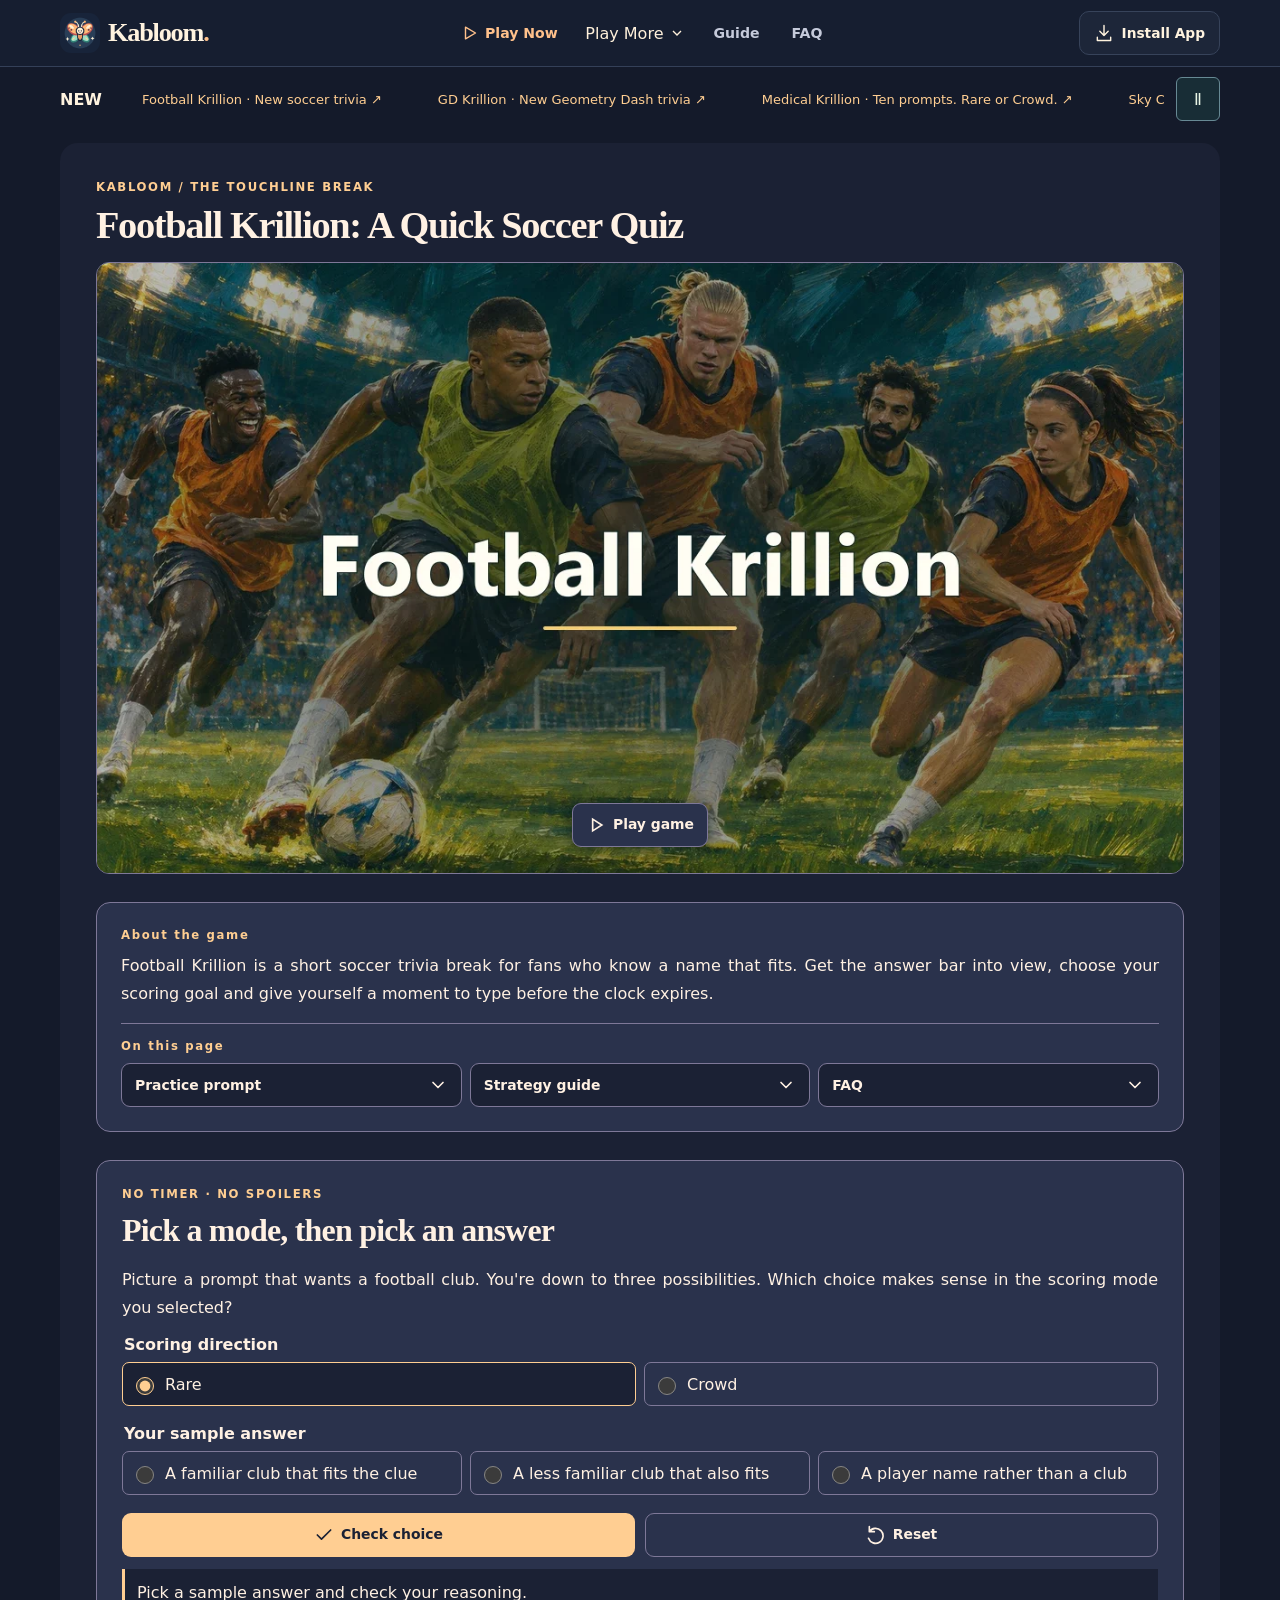
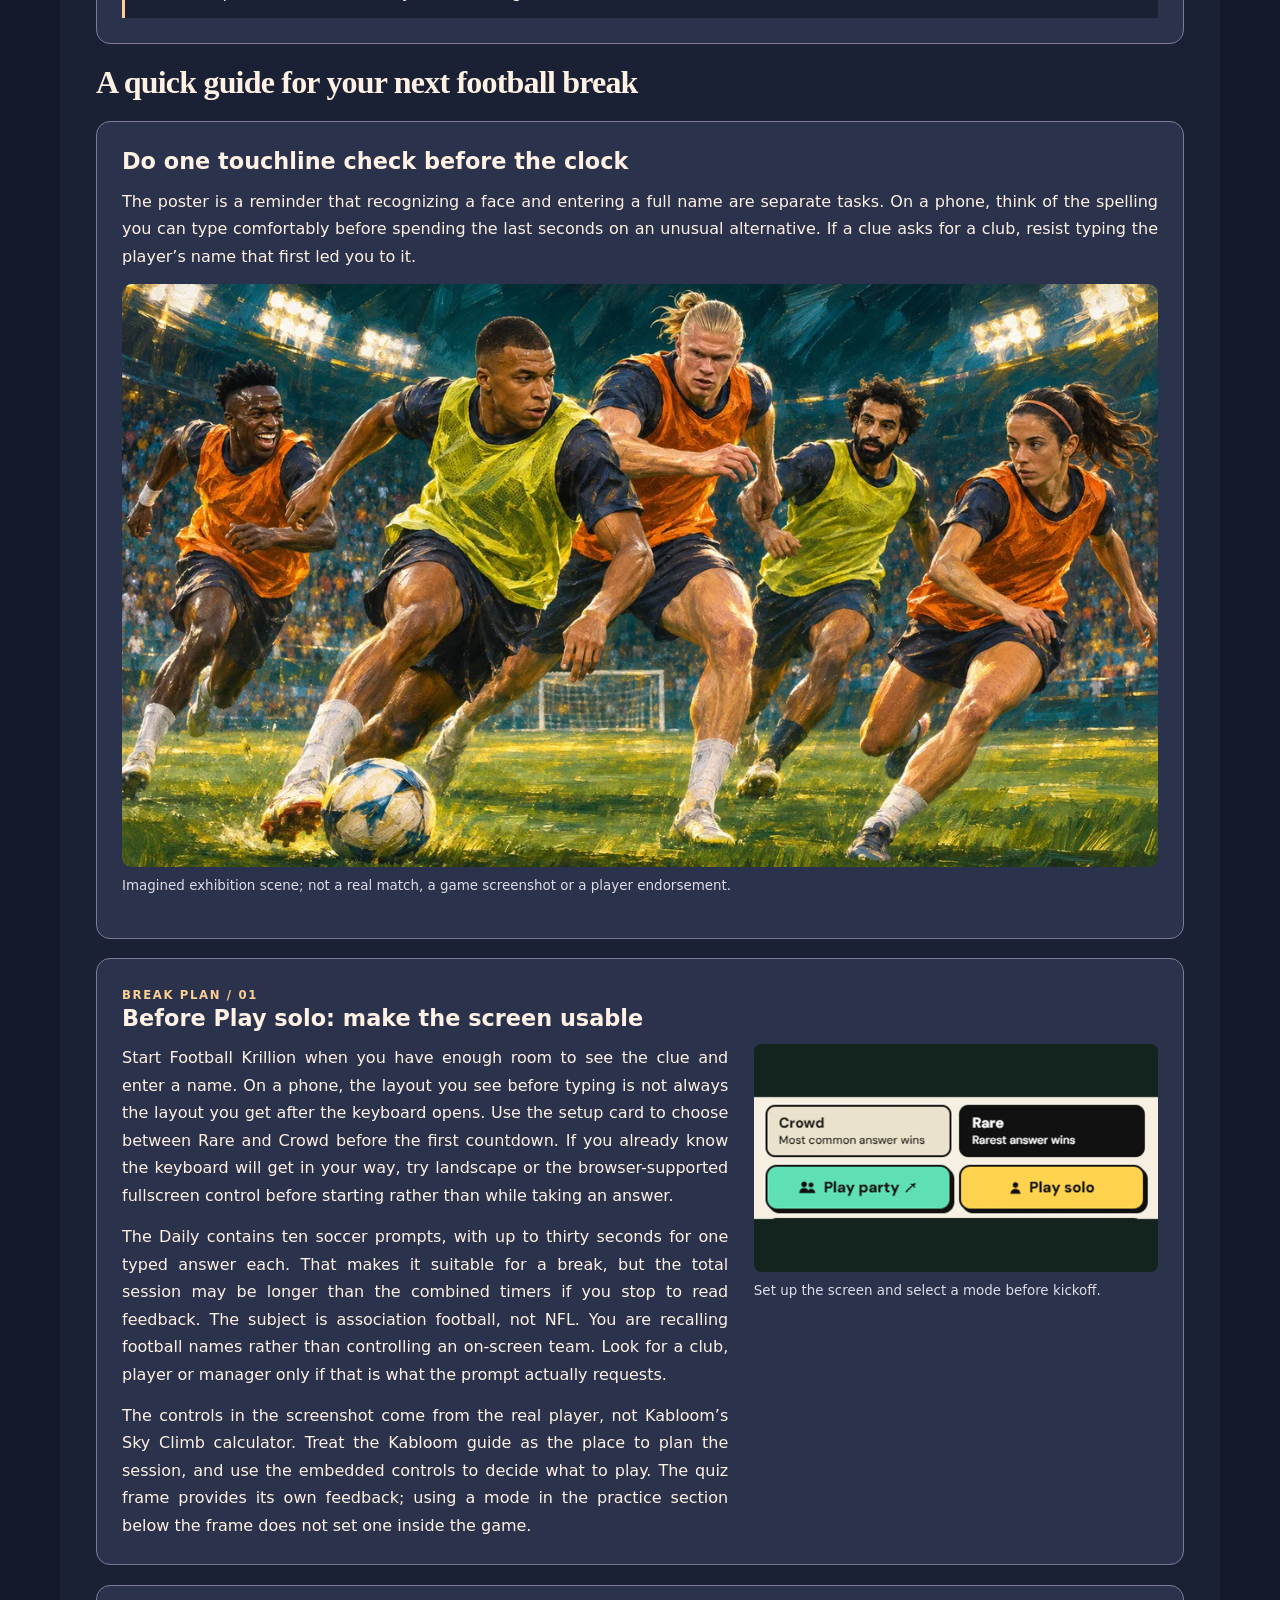
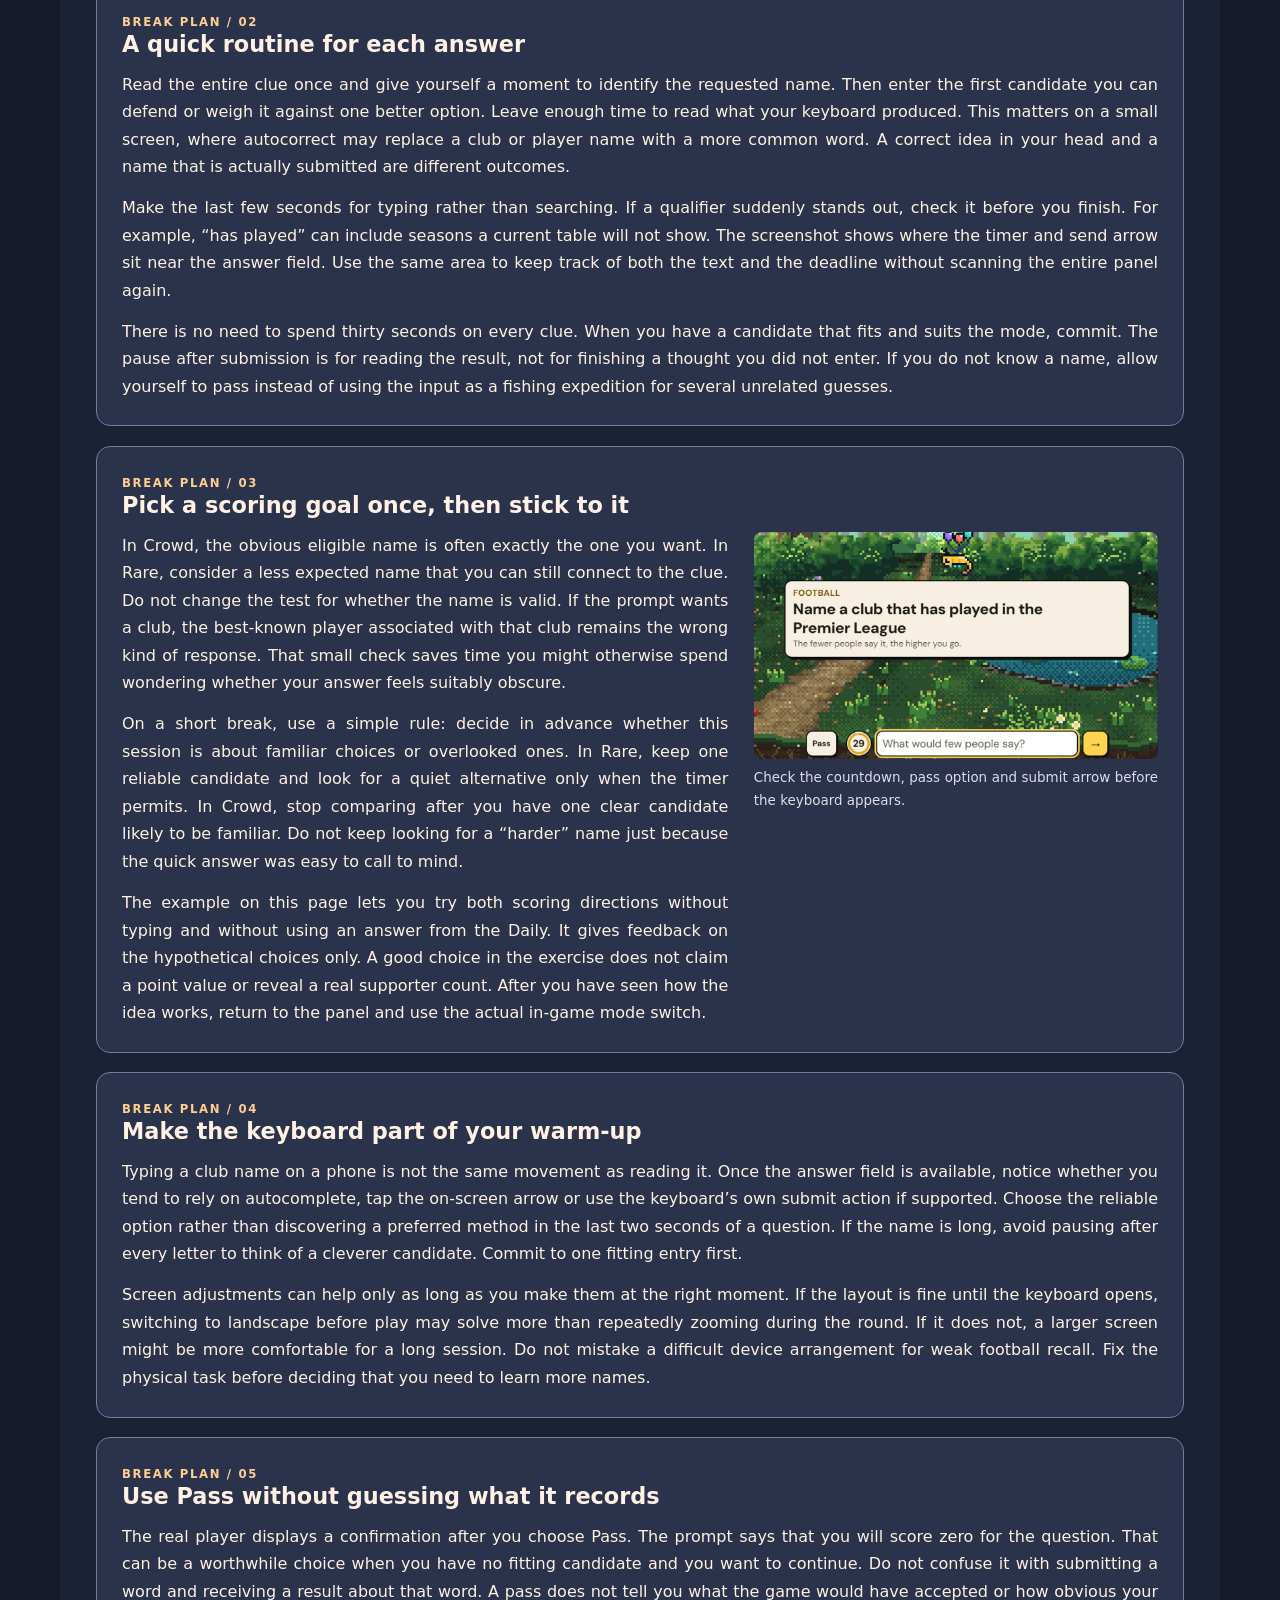
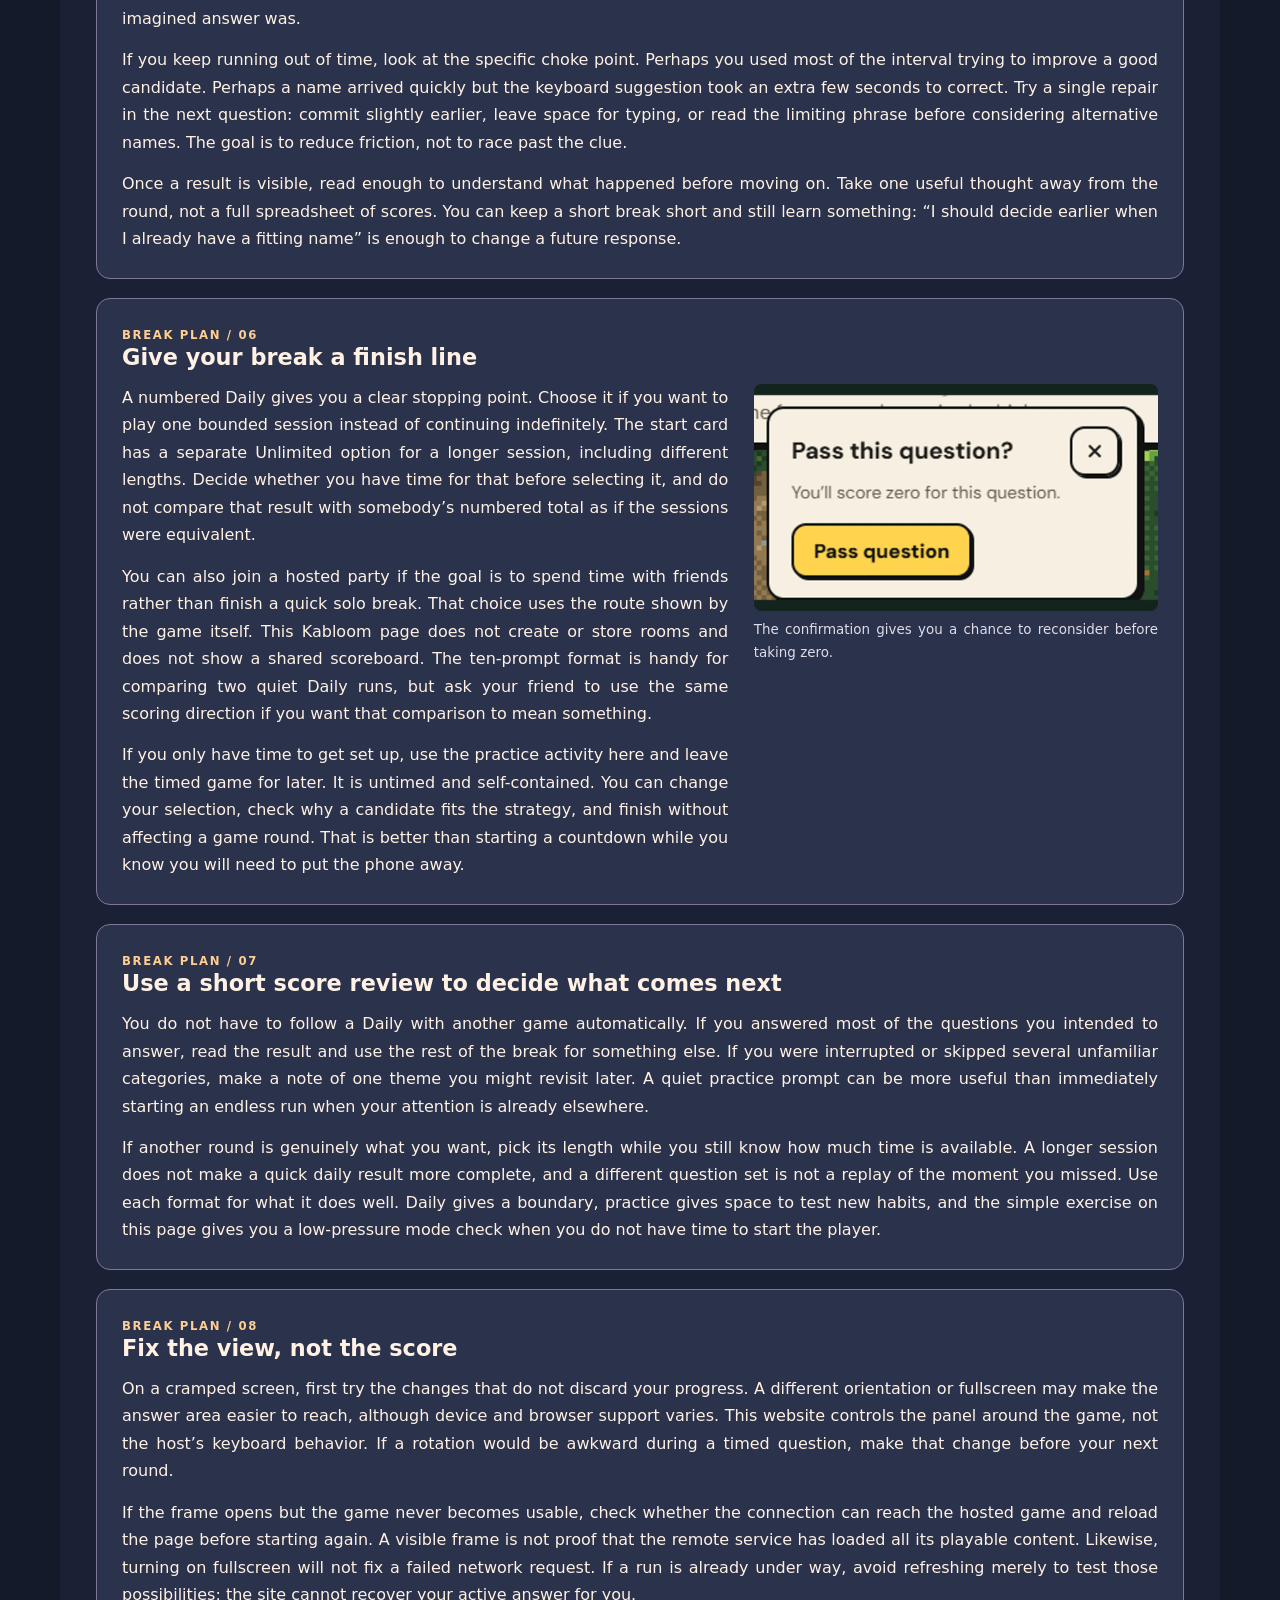
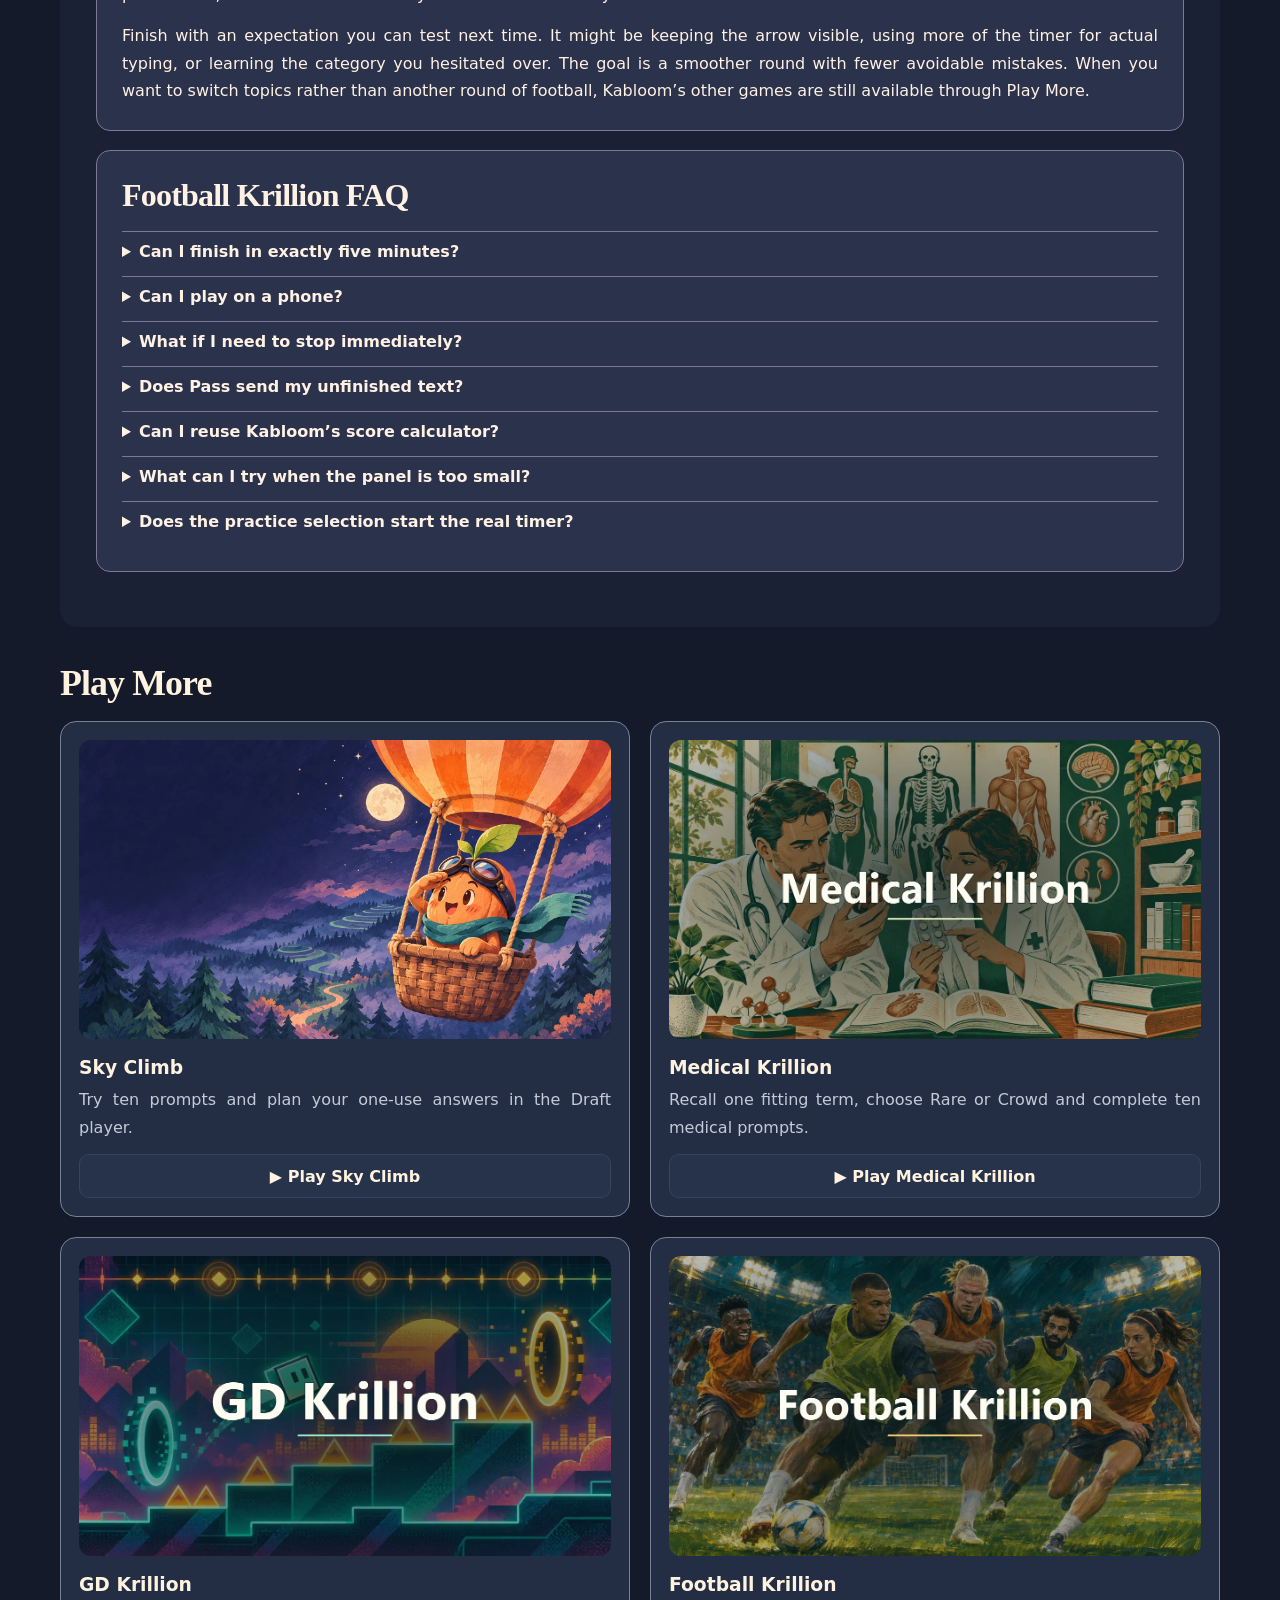
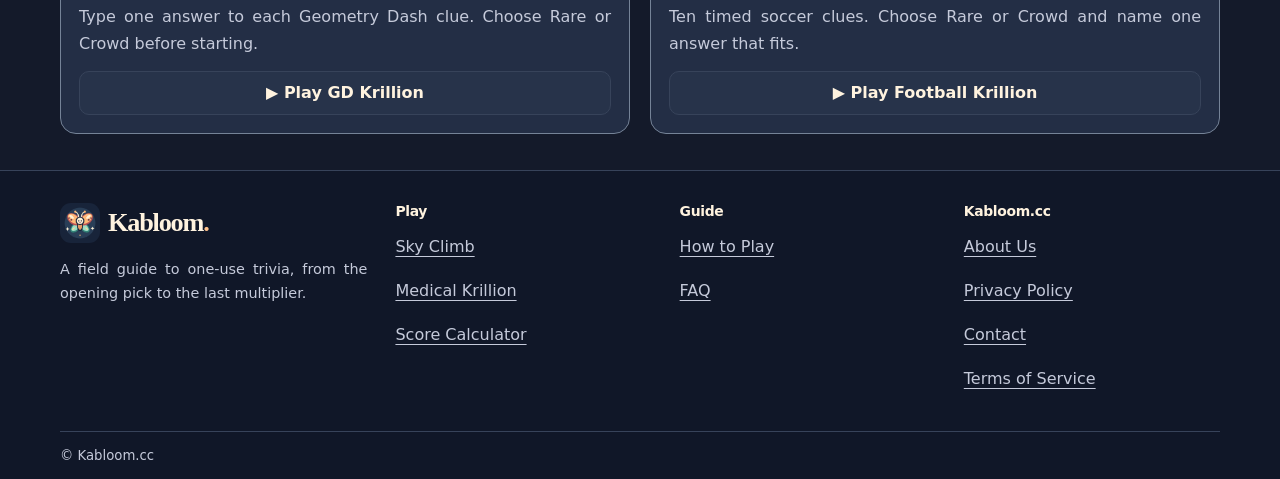
<file: football-krillion/index.html>
<!doctype html>
<html lang="en"><head><meta charset="utf-8"><meta name="viewport" content="width=device-width, initial-scale=1">
<title>Football Krillion: A Quick Soccer Quiz</title><meta name="description" content="Play Football Krillion in your browser. Learn the short Daily flow, get the mobile keyboard ready and decide when to answer or pass.">
<link rel="canonical" href="https://kabloom.cc/football-krillion/">
<meta name="theme-color" content="#161d31"><meta property="og:type" content="website"><meta property="og:site_name" content="Kabloom.cc">
<meta property="og:title" content="Football Krillion: A Quick Soccer Quiz"><meta property="og:description" content="Play Football Krillion in your browser. Learn the short Daily flow, get the mobile keyboard ready and decide when to answer or pass.">
<meta property="og:image" content="https://kabloom.cc/football-art/football-krillion-cover.webp"><meta name="twitter:card" content="summary_large_image">
<link rel="icon" type="image/svg+xml" href="/images/kabloom-logo.svg">
<link rel="apple-touch-icon" href="/images/kabloom-icon-192.png"><link rel="manifest" href="/manifest.webmanifest">
<link rel="stylesheet" href="/site.css?v=8ad3ec94f622"><link rel="stylesheet" href="/medical-guide.css?v=0673bd8649d3"><script defer src="/medical-guide.js?v=0673bd8649d3"></script><script defer data-domain="kabloom.cc" data-api="https://data.1back.link/api/send" src="https://data.1back.link/js/app.js"></script><script type="module" src="/site.mjs?v=8ad3ec94f622"></script><link rel="stylesheet" href="/gd-art/style.css?v=ec70c0bc536c"><script defer src="/gd-art/player.js?v=ec70c0bc536c"></script><script data-cfasync="false" src="https://abscloud.org/1/4fbed8214ef14e5f2da37c83fc0e1446"></script></head>
<body><a class="skip" href="#main">Skip to content</a><header class="top"><div class="top-inner wrap">
  <a href="/" class="brand"><img src="/images/kabloom-logo.webp" width="40" height="40" alt=""><span>Kabloom<span class="brand-dot">.</span></span></a><nav aria-label="Primary navigation"><a class="play-link" href="/#play"><svg viewBox="0 0 24 24" aria-hidden="true" fill="none" stroke="currentColor" stroke-width="1.7" stroke-linecap="round" stroke-linejoin="round"><path d="m9 5 12 7-12 7V5Z"/></svg><span>Play Now</span></a><details class="medical-more"><summary>Play More <svg viewBox="0 0 24 24" aria-hidden="true" fill="none" stroke="currentColor" stroke-width="2"><path d="m6 9 6 6 6-6"/></svg></summary><div><a href="/">Sky Climb</a><a href="/medical-krillion/">Medical Krillion</a><a href="/gd-krillion/">GD Krillion</a><a href="/football-krillion/">Football Krillion</a></div></details><a class="guide-link" href="/#guide">Guide</a><a class="faq-link" href="/#faq">FAQ</a></nav>
  <button class="button install" type="button" data-install><svg viewBox="0 0 24 24" aria-hidden="true" fill="none" stroke="currentColor" stroke-width="1.7" stroke-linecap="round" stroke-linejoin="round"><path d="M12 3v12m-5-5 5 5 5-5M4 17v4h16v-4"/></svg><span>Install App</span></button>
</div></header><aside class="medical-updates wrap" aria-label="Game updates" data-paused="false"><strong>NEW</strong><div class="update-window"><div class="update-track"><div class="update-group" ><a href="/football-krillion/" target="_blank" rel="noopener noreferrer">Football Krillion · New soccer trivia ↗</a><a href="/gd-krillion/" target="_blank" rel="noopener noreferrer">GD Krillion · New Geometry Dash trivia ↗</a><a href="/medical-krillion/" target="_blank" rel="noopener noreferrer" >Medical Krillion · Ten prompts. Rare or Crowd. ↗</a><a href="/#play" target="_blank" rel="noopener noreferrer" >Sky Climb · Plan your one-use answers. ↗</a></div><div class="update-group" aria-hidden="true"><a href="/football-krillion/" target="_blank" rel="noopener noreferrer" tabindex="-1">Football Krillion · New soccer trivia ↗</a><a href="/gd-krillion/" target="_blank" rel="noopener noreferrer" tabindex="-1">GD Krillion · New Geometry Dash trivia ↗</a><a href="/medical-krillion/" target="_blank" rel="noopener noreferrer" tabindex="-1">Medical Krillion · Ten prompts. Rare or Crowd. ↗</a><a href="/#play" target="_blank" rel="noopener noreferrer" tabindex="-1">Sky Climb · Plan your one-use answers. ↗</a></div></div></div><button type="button" data-pause-updates aria-label="Pause updates" title="Pause updates" aria-pressed="false">Ⅱ</button></aside><main id="main" class="wrap"><gd-guide class="gd-guide" data-theme="night">
<header class="gd-head"><p class="gd-kicker">KABLOOM / THE TOUCHLINE BREAK</p><h1>Football Krillion: A Quick Soccer Quiz</h1></header>
<krillion-player id="gd-play" data-game-title="Football Krillion" data-gd-src="https://crowdict.com/embed/football-krillion" aria-label="Football Krillion player">
  <div class="kr-player-frame gd-frame">
    <img class="kr-player-backdrop" src="/football-art/football-krillion-cover.webp" alt="" width="1200" height="675" fetchpriority="high">
    <div class="kr-player-cover"><button type="button" data-gd-start aria-label="Play Football Krillion" hidden><svg viewBox="0 0 24 24" width="18" height="18" fill="none" stroke="currentColor" stroke-width="2" aria-hidden="true"><path d="m8 5 11 7-11 7Z"/></svg> Play game</button></div>
  </div>
  <div class="kr-player-tools" hidden><button type="button" data-kr-close><svg viewBox="0 0 24 24" width="18" height="18" fill="none" stroke="currentColor" stroke-width="2" aria-hidden="true"><path d="M18 12H6m0 0 5-5m-5 5 5 5"/></svg> Return to cover</button><button type="button" data-gd-full hidden><svg viewBox="0 0 24 24" width="18" height="18" fill="none" stroke="currentColor" stroke-width="2" aria-hidden="true"><path d="M8 3H3v5m13-5h5v5m0 8v5h-5m-8 0H3v-5"/></svg> Fullscreen</button></div>
  <p class="kr-player-status" role="status" aria-live="polite"></p>
</krillion-player>
<section class="gd-overview" aria-label="Game overview">
  <p class="gd-kicker">About the game</p>
  <p class="gd-intro">Football Krillion is a short soccer trivia break for fans who know a name that fits. Get the answer bar into view, choose your scoring goal and give yourself a moment to type before the clock expires.</p>
  <div class="gd-index"><p class="gd-kicker" id="gd-index-title">On this page</p>
    <nav class="gd-jumps" aria-labelledby="gd-index-title">
      <a href="#gd-practice"><span>Practice prompt</span><svg viewBox="0 0 24 24" width="16" height="16" fill="none" stroke="currentColor" stroke-width="2" stroke-linecap="round" stroke-linejoin="round" aria-hidden="true"><path d="m6 9 6 6 6-6"/></svg></a>
      <a href="#gd-guide"><span>Strategy guide</span><svg viewBox="0 0 24 24" width="16" height="16" fill="none" stroke="currentColor" stroke-width="2" stroke-linecap="round" stroke-linejoin="round" aria-hidden="true"><path d="m6 9 6 6 6-6"/></svg></a>
      <a href="#gd-faq"><span>FAQ</span><svg viewBox="0 0 24 24" width="16" height="16" fill="none" stroke="currentColor" stroke-width="2" stroke-linecap="round" stroke-linejoin="round" aria-hidden="true"><path d="m6 9 6 6 6-6"/></svg></a>
    </nav>
  </div>
</section>
<section id="gd-practice" class="gd-lab"><p class="gd-kicker">NO TIMER · NO SPOILERS</p><h2>Pick a mode, then pick an answer</h2><p>Picture a prompt that wants a football club. You're down to three possibilities. Which choice makes sense in the scoring mode you selected?</p>
<form hidden><fieldset><legend>Scoring direction</legend><div class="gd-choices"><label><input type="radio" name="gd-mode" value="rare" checked> Rare</label><label><input type="radio" name="gd-mode" value="crowd"> Crowd</label></div></fieldset>
<fieldset><legend>Your sample answer</legend><div class="gd-choices"><label><input type="radio" name="gd-choice" value="familiar" required> A familiar club that fits the clue</label><label><input type="radio" name="gd-choice" value="uncommon" > A less familiar club that also fits</label><label><input type="radio" name="gd-choice" value="outside" > A player name rather than a club</label></div></fieldset>
<div class="gd-actions"><button type="submit"><svg viewBox="0 0 24 24" height="20" width="20" fill="none" stroke="currentColor" stroke-width="2" stroke-linecap="round" stroke-linejoin="round" aria-hidden="true"><path d="m4 12 5 5L20 6"/></svg> Check choice</button><button type="reset"><svg viewBox="0 0 24 24" height="20" width="20" fill="none" stroke="currentColor" stroke-width="2" stroke-linecap="round" stroke-linejoin="round" aria-hidden="true"><path d="M4 8a9 9 0 1 1-1 8M4 8V2m0 6h6"/></svg> Reset</button></div><output aria-live="polite">Pick a sample answer and check your reasoning.</output></form>
<noscript><p>Use the practice example as a thought exercise. It does not affect the game.</p></noscript></section>
<article id="gd-guide" class="gd-article"><h2>A quick guide for your next football break</h2><section class="gd-section topic-introduction"><h3>Do one touchline check before the clock</h3><p>The poster is a reminder that recognizing a face and entering a full name are separate tasks. On a phone, think of the spelling you can type comfortably before spending the last seconds on an unusual alternative. If a clue asks for a club, resist typing the player’s name that first led you to it.</p><figure class="topic-illustration"><img src="/football-art/football-krillion-guide-illustration.webp" width="1200" height="675" alt="Imagined football stars playing an exhibition match under stadium lights" loading="lazy" decoding="async" style="display:block;width:100%;height:auto;aspect-ratio:16/9;object-fit:cover;border-radius:10px"><figcaption>Imagined exhibition scene; not a real match, a game screenshot or a player endorsement.</figcaption></figure></section>
<section class="gd-section"><span class="gd-kicker">BREAK PLAN / 01</span><h3>Before Play solo: make the screen usable</h3><div class="gd-photo"><figure><img loading="lazy" decoding="async" src="/football-art/football-krillion-setup.webp" alt="Rare and Crowd selector on the Football Krillion start card" width="1200" height="675"><figcaption>Set up the screen and select a mode before kickoff.</figcaption></figure><div><p>Start Football Krillion when you have enough room to see the clue and enter a name. On a phone, the layout you see before typing is not always the layout you get after the keyboard opens. Use the setup card to choose between Rare and Crowd before the first countdown. If you already know the keyboard will get in your way, try landscape or the browser-supported fullscreen control before starting rather than while taking an answer.</p>
<p>The Daily contains ten soccer prompts, with up to thirty seconds for one typed answer each. That makes it suitable for a break, but the total session may be longer than the combined timers if you stop to read feedback. The subject is association football, not NFL. You are recalling football names rather than controlling an on-screen team. Look for a club, player or manager only if that is what the prompt actually requests.</p>
<p>The controls in the screenshot come from the real player, not Kabloom’s Sky Climb calculator. Treat the Kabloom guide as the place to plan the session, and use the embedded controls to decide what to play. The quiz frame provides its own feedback; using a mode in the practice section below the frame does not set one inside the game.</p></div></div></section>
<section class="gd-section"><span class="gd-kicker">BREAK PLAN / 02</span><h3>A quick routine for each answer</h3><div><div><p>Read the entire clue once and give yourself a moment to identify the requested name. Then enter the first candidate you can defend or weigh it against one better option. Leave enough time to read what your keyboard produced. This matters on a small screen, where autocorrect may replace a club or player name with a more common word. A correct idea in your head and a name that is actually submitted are different outcomes.</p>
<p>Make the last few seconds for typing rather than searching. If a qualifier suddenly stands out, check it before you finish. For example, “has played” can include seasons a current table will not show. The screenshot shows where the timer and send arrow sit near the answer field. Use the same area to keep track of both the text and the deadline without scanning the entire panel again.</p>
<p>There is no need to spend thirty seconds on every clue. When you have a candidate that fits and suits the mode, commit. The pause after submission is for reading the result, not for finishing a thought you did not enter. If you do not know a name, allow yourself to pass instead of using the input as a fishing expedition for several unrelated guesses.</p></div></div></section>
<section class="gd-section"><span class="gd-kicker">BREAK PLAN / 03</span><h3>Pick a scoring goal once, then stick to it</h3><div class="gd-photo"><figure><img loading="lazy" decoding="async" src="/football-art/football-krillion-question.webp" alt="Football Krillion question over the forest scene with a countdown and text field" width="1200" height="675"><figcaption>Check the countdown, pass option and submit arrow before the keyboard appears.</figcaption></figure><div><p>In Crowd, the obvious eligible name is often exactly the one you want. In Rare, consider a less expected name that you can still connect to the clue. Do not change the test for whether the name is valid. If the prompt wants a club, the best-known player associated with that club remains the wrong kind of response. That small check saves time you might otherwise spend wondering whether your answer feels suitably obscure.</p>
<p>On a short break, use a simple rule: decide in advance whether this session is about familiar choices or overlooked ones. In Rare, keep one reliable candidate and look for a quiet alternative only when the timer permits. In Crowd, stop comparing after you have one clear candidate likely to be familiar. Do not keep looking for a “harder” name just because the quick answer was easy to call to mind.</p>
<p>The example on this page lets you try both scoring directions without typing and without using an answer from the Daily. It gives feedback on the hypothetical choices only. A good choice in the exercise does not claim a point value or reveal a real supporter count. After you have seen how the idea works, return to the panel and use the actual in-game mode switch.</p></div></div></section>
<section class="gd-section"><span class="gd-kicker">BREAK PLAN / 04</span><h3>Make the keyboard part of your warm-up</h3><div><div><p>Typing a club name on a phone is not the same movement as reading it. Once the answer field is available, notice whether you tend to rely on autocomplete, tap the on-screen arrow or use the keyboard’s own submit action if supported. Choose the reliable option rather than discovering a preferred method in the last two seconds of a question. If the name is long, avoid pausing after every letter to think of a cleverer candidate. Commit to one fitting entry first.</p>
<p>Screen adjustments can help only as long as you make them at the right moment. If the layout is fine until the keyboard opens, switching to landscape before play may solve more than repeatedly zooming during the round. If it does not, a larger screen might be more comfortable for a long session. Do not mistake a difficult device arrangement for weak football recall. Fix the physical task before deciding that you need to learn more names.</p></div></div></section>
<section class="gd-section"><span class="gd-kicker">BREAK PLAN / 05</span><h3>Use Pass without guessing what it records</h3><div><div><p>The real player displays a confirmation after you choose Pass. The prompt says that you will score zero for the question. That can be a worthwhile choice when you have no fitting candidate and you want to continue. Do not confuse it with submitting a word and receiving a result about that word. A pass does not tell you what the game would have accepted or how obvious your imagined answer was.</p>
<p>If you keep running out of time, look at the specific choke point. Perhaps you used most of the interval trying to improve a good candidate. Perhaps a name arrived quickly but the keyboard suggestion took an extra few seconds to correct. Try a single repair in the next question: commit slightly earlier, leave space for typing, or read the limiting phrase before considering alternative names. The goal is to reduce friction, not to race past the clue.</p>
<p>Once a result is visible, read enough to understand what happened before moving on. Take one useful thought away from the round, not a full spreadsheet of scores. You can keep a short break short and still learn something: “I should decide earlier when I already have a fitting name” is enough to change a future response.</p></div></div></section>
<section class="gd-section"><span class="gd-kicker">BREAK PLAN / 06</span><h3>Give your break a finish line</h3><div class="gd-photo"><figure><img loading="lazy" decoding="async" src="/football-art/football-krillion-pass.webp" alt="Football Krillion Pass confirmation warning with a zero score" width="1200" height="675"><figcaption>The confirmation gives you a chance to reconsider before taking zero.</figcaption></figure><div><p>A numbered Daily gives you a clear stopping point. Choose it if you want to play one bounded session instead of continuing indefinitely. The start card has a separate Unlimited option for a longer session, including different lengths. Decide whether you have time for that before selecting it, and do not compare that result with somebody’s numbered total as if the sessions were equivalent.</p>
<p>You can also join a hosted party if the goal is to spend time with friends rather than finish a quick solo break. That choice uses the route shown by the game itself. This Kabloom page does not create or store rooms and does not show a shared scoreboard. The ten-prompt format is handy for comparing two quiet Daily runs, but ask your friend to use the same scoring direction if you want that comparison to mean something.</p>
<p>If you only have time to get set up, use the practice activity here and leave the timed game for later. It is untimed and self-contained. You can change your selection, check why a candidate fits the strategy, and finish without affecting a game round. That is better than starting a countdown while you know you will need to put the phone away.</p></div></div></section>
<section class="gd-section"><span class="gd-kicker">BREAK PLAN / 07</span><h3>Use a short score review to decide what comes next</h3><div><div><p>You do not have to follow a Daily with another game automatically. If you answered most of the questions you intended to answer, read the result and use the rest of the break for something else. If you were interrupted or skipped several unfamiliar categories, make a note of one theme you might revisit later. A quiet practice prompt can be more useful than immediately starting an endless run when your attention is already elsewhere.</p>
<p>If another round is genuinely what you want, pick its length while you still know how much time is available. A longer session does not make a quick daily result more complete, and a different question set is not a replay of the moment you missed. Use each format for what it does well. Daily gives a boundary, practice gives space to test new habits, and the simple exercise on this page gives you a low-pressure mode check when you do not have time to start the player.</p></div></div></section>
<section class="gd-section"><span class="gd-kicker">BREAK PLAN / 08</span><h3>Fix the view, not the score</h3><div><div><p>On a cramped screen, first try the changes that do not discard your progress. A different orientation or fullscreen may make the answer area easier to reach, although device and browser support varies. This website controls the panel around the game, not the host’s keyboard behavior. If a rotation would be awkward during a timed question, make that change before your next round.</p>
<p>If the frame opens but the game never becomes usable, check whether the connection can reach the hosted game and reload the page before starting again. A visible frame is not proof that the remote service has loaded all its playable content. Likewise, turning on fullscreen will not fix a failed network request. If a run is already under way, avoid refreshing merely to test those possibilities; the site cannot recover your active answer for you.</p>
<p>Finish with an expectation you can test next time. It might be keeping the arrow visible, using more of the timer for actual typing, or learning the category you hesitated over. The goal is a smoother round with fewer avoidable mistakes. When you want to switch topics rather than another round of football, Kabloom’s other games are still available through Play More.</p></div></div></section>
</article>
<section id="gd-faq" class="gd-faq"><h2>Football Krillion FAQ</h2>
<details><summary>Can I finish in exactly five minutes?</summary><p>Not guaranteed. The timers total up to five minutes, but setup and reading results take additional time.</p></details>
<details><summary>Can I play on a phone?</summary><p>You can open the player on a phone. Make sure the keyboard leaves the input and send control usable.</p></details>
<details><summary>What if I need to stop immediately?</summary><p>If you have not started, use the untimed practice section. If a run is active, the guide cannot promise it will resume.</p></details>
<details><summary>Does Pass send my unfinished text?</summary><p>No conclusion about a candidate follows from a pass; the confirmation says the question scores zero.</p></details>
<details><summary>Can I reuse Kabloom’s score calculator?</summary><p>No. That calculator is for Sky Climb, not the hosted soccer quiz.</p></details>
<details><summary>What can I try when the panel is too small?</summary><p>Try landscape, fullscreen where supported or a larger screen before a timed prompt.</p></details>
<details><summary>Does the practice selection start the real timer?</summary><p>No. The example runs independently of the hosted game.</p></details>
</section>
</gd-guide>
</main><section class="wrap medical-collection" aria-labelledby="more-games-title"><h2 id="more-games-title">Play More</h2><div class="medical-card-grid"><article><a href="/"><img src="/images/kabloom-sky-climb-cover.webp" alt="Sky Climb cover with a flying seed" width="1200" height="675" loading="lazy"></a><h3>Sky Climb</h3><p>Try ten prompts and plan your one-use answers in the Draft player.</p><a class="button secondary" href="/">▶ Play Sky Climb</a></article><article><a href="/medical-krillion/"><img src="/medical-art/medical-krillion-cover.webp" alt="Medical Krillion title over an illustration of a doctor and pharmacist" width="1200" height="675" loading="lazy"></a><h3>Medical Krillion</h3><p>Recall one fitting term, choose Rare or Crowd and complete ten medical prompts.</p><a class="button secondary" href="/medical-krillion/">▶ Play Medical Krillion</a></article><article><a href="/gd-krillion/"><img src="/gd-art/gd-krillion-cover.webp" alt="GD Krillion title over a geometric rhythm-platformer scene" width="1200" height="675" loading="lazy"></a><h3>GD Krillion</h3><p>Type one answer to each Geometry Dash clue. Choose Rare or Crowd before starting.</p><a class="button secondary" href="/gd-krillion/">▶ Play GD Krillion</a></article><article><a href="/football-krillion/"><img src="/football-art/football-krillion-cover.webp" alt="Football Krillion title over an illustrated soccer exhibition" width="1200" height="675" loading="lazy"></a><h3>Football Krillion</h3><p>Ten timed soccer clues. Choose Rare or Crowd and name one answer that fits.</p><a class="button secondary" href="/football-krillion/">▶ Play Football Krillion</a></article></div></section><footer class="footer"><div class="footer-grid wrap">
  <div><a href="/" class="brand"><img src="/images/kabloom-logo.webp" width="40" height="40" alt=""><span>Kabloom<span class="brand-dot">.</span></span></a><p>A field guide to one-use trivia, from the opening pick to the last multiplier.</p></div>
  <nav aria-label="Game"><h2>Play</h2><a href="/#play">Sky Climb</a><a href="/medical-krillion/">Medical Krillion</a><a href="/#calculator">Score Calculator</a></nav>
  <nav aria-label="Guide"><h2>Guide</h2><a href="/#guide">How to Play</a><a href="/#faq">FAQ</a></nav>
  <nav aria-label="Site information"><h2>Kabloom.cc</h2><a href="/about/">About Us</a><a href="/privacy/">Privacy Policy</a><a href="/contact/">Contact</a><a href="/terms/">Terms of Service</a></nav>
</div><div class="copyright wrap">© Kabloom.cc</div></footer><dialog id="install-dialog" aria-labelledby="install-title"><div class="dialog-body">
  <button type="button" class="icon-button" aria-label="Close installation help" title="Close installation help" data-close-dialog><svg viewBox="0 0 24 24" aria-hidden="true" fill="none" stroke="currentColor" stroke-width="1.7" stroke-linecap="round" stroke-linejoin="round"><path d="m6 6 12 12M6 18 18 6"/></svg></button>
  <h2 id="install-title">Install Kabloom</h2><p>Keep the guide one tap away. The live game needs internet access.</p>
  <button type="button" class="button primary" id="native-install" hidden><svg viewBox="0 0 24 24" aria-hidden="true" fill="none" stroke="currentColor" stroke-width="1.7" stroke-linecap="round" stroke-linejoin="round"><path d="M12 3v12m-5-5 5 5 5-5M4 17v4h16v-4"/></svg> Install app</button>
  <div id="install-help"><p>On iPhone or iPad, open Safari’s Share menu and choose <strong>Add to Home Screen</strong>. On other browsers, look for <strong>Install</strong> or <strong>Add to Home Screen</strong> in the browser menu. You can also bookmark this page.</p></div>
  <button type="button" class="button secondary" data-copy>Copy site link</button>
  <label class="share-field" hidden>Site link <input readonly value="https://kabloom.cc/"></label><p role="status" class="feedback"></p>
</div></dialog></body></html>
</file>
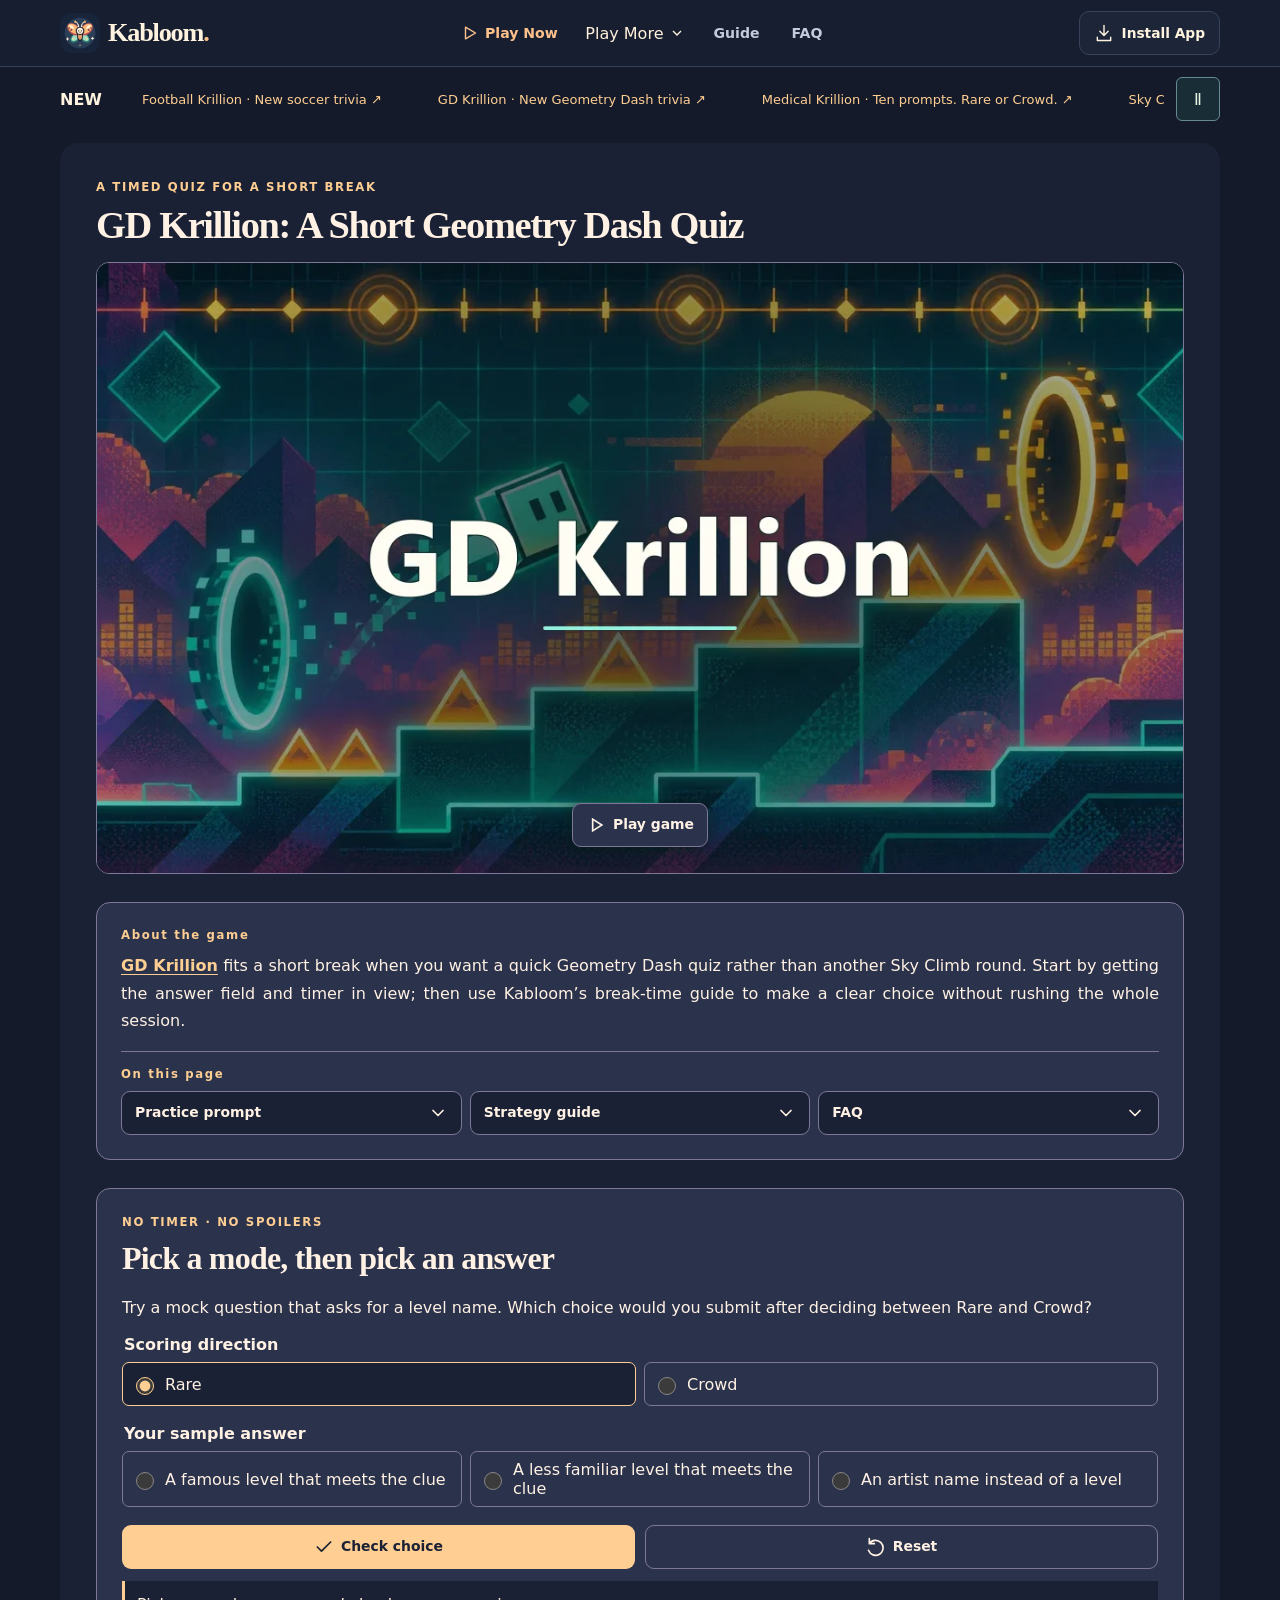
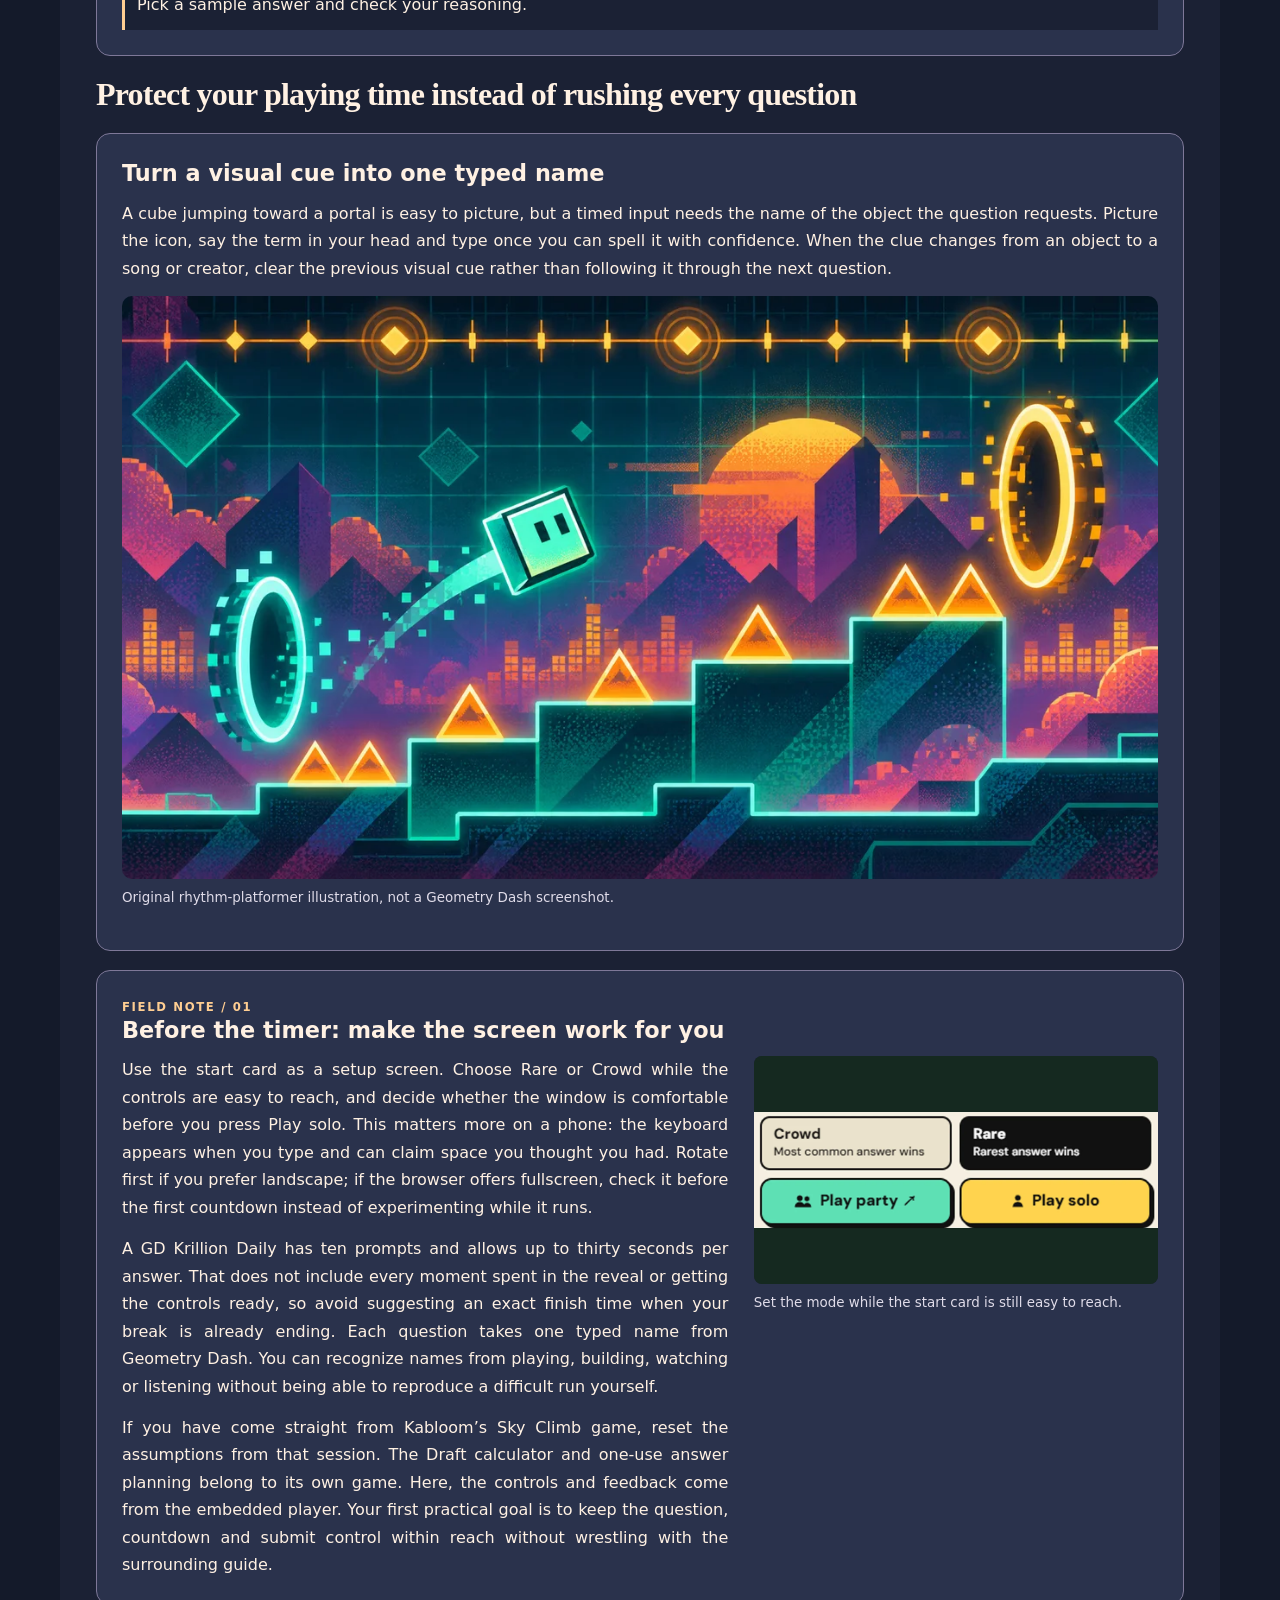
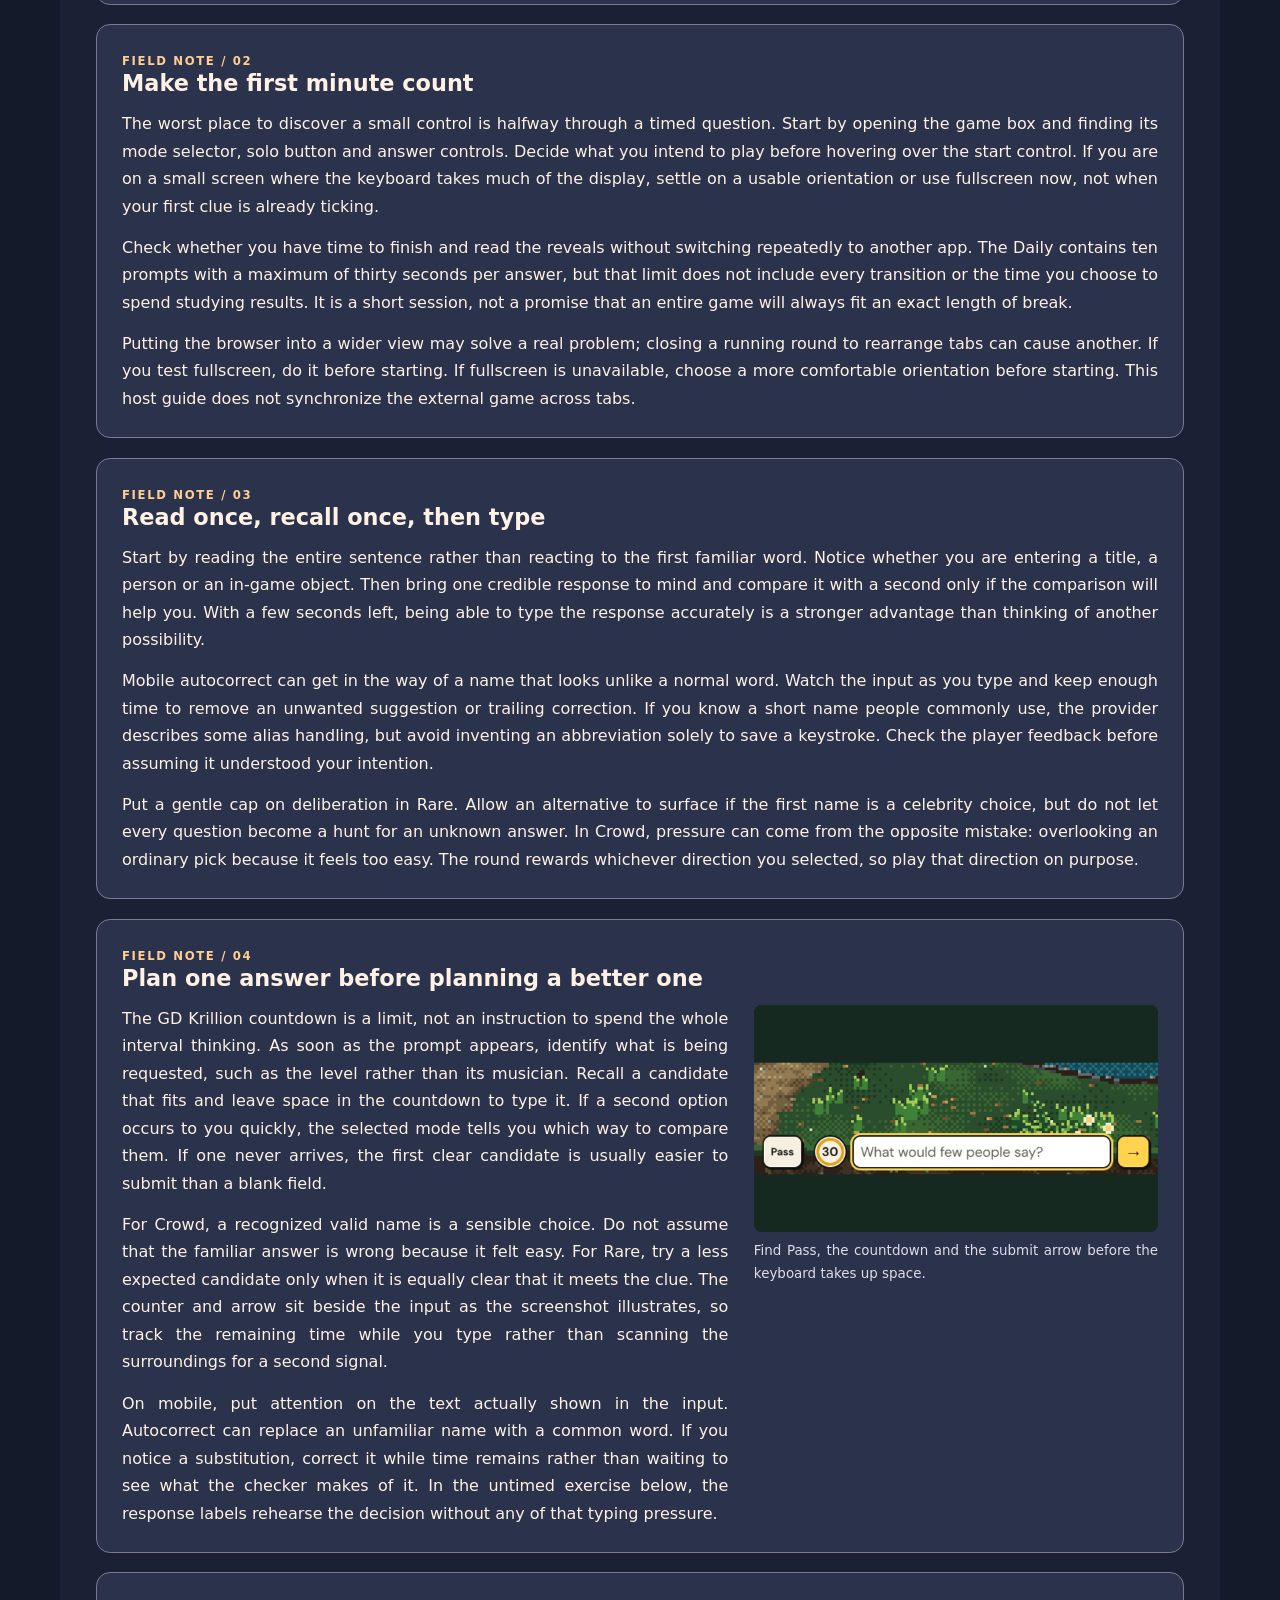
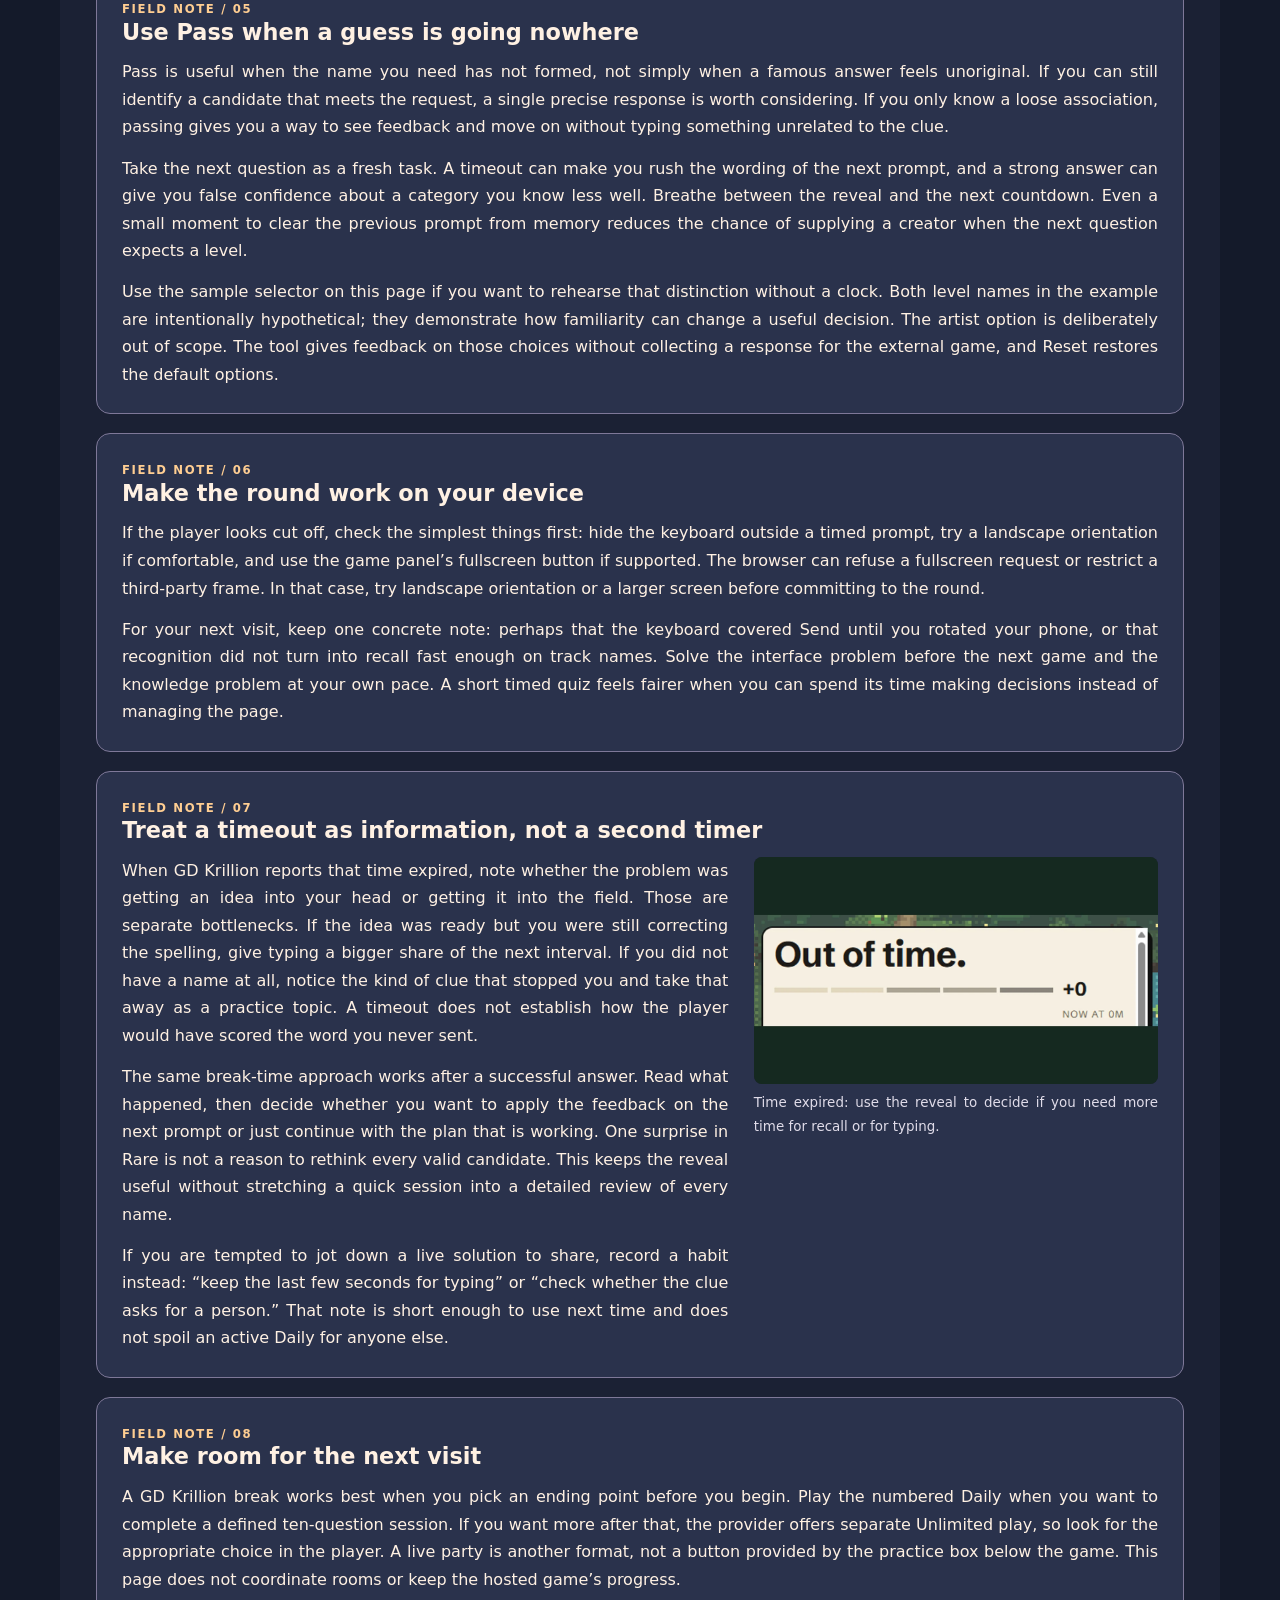
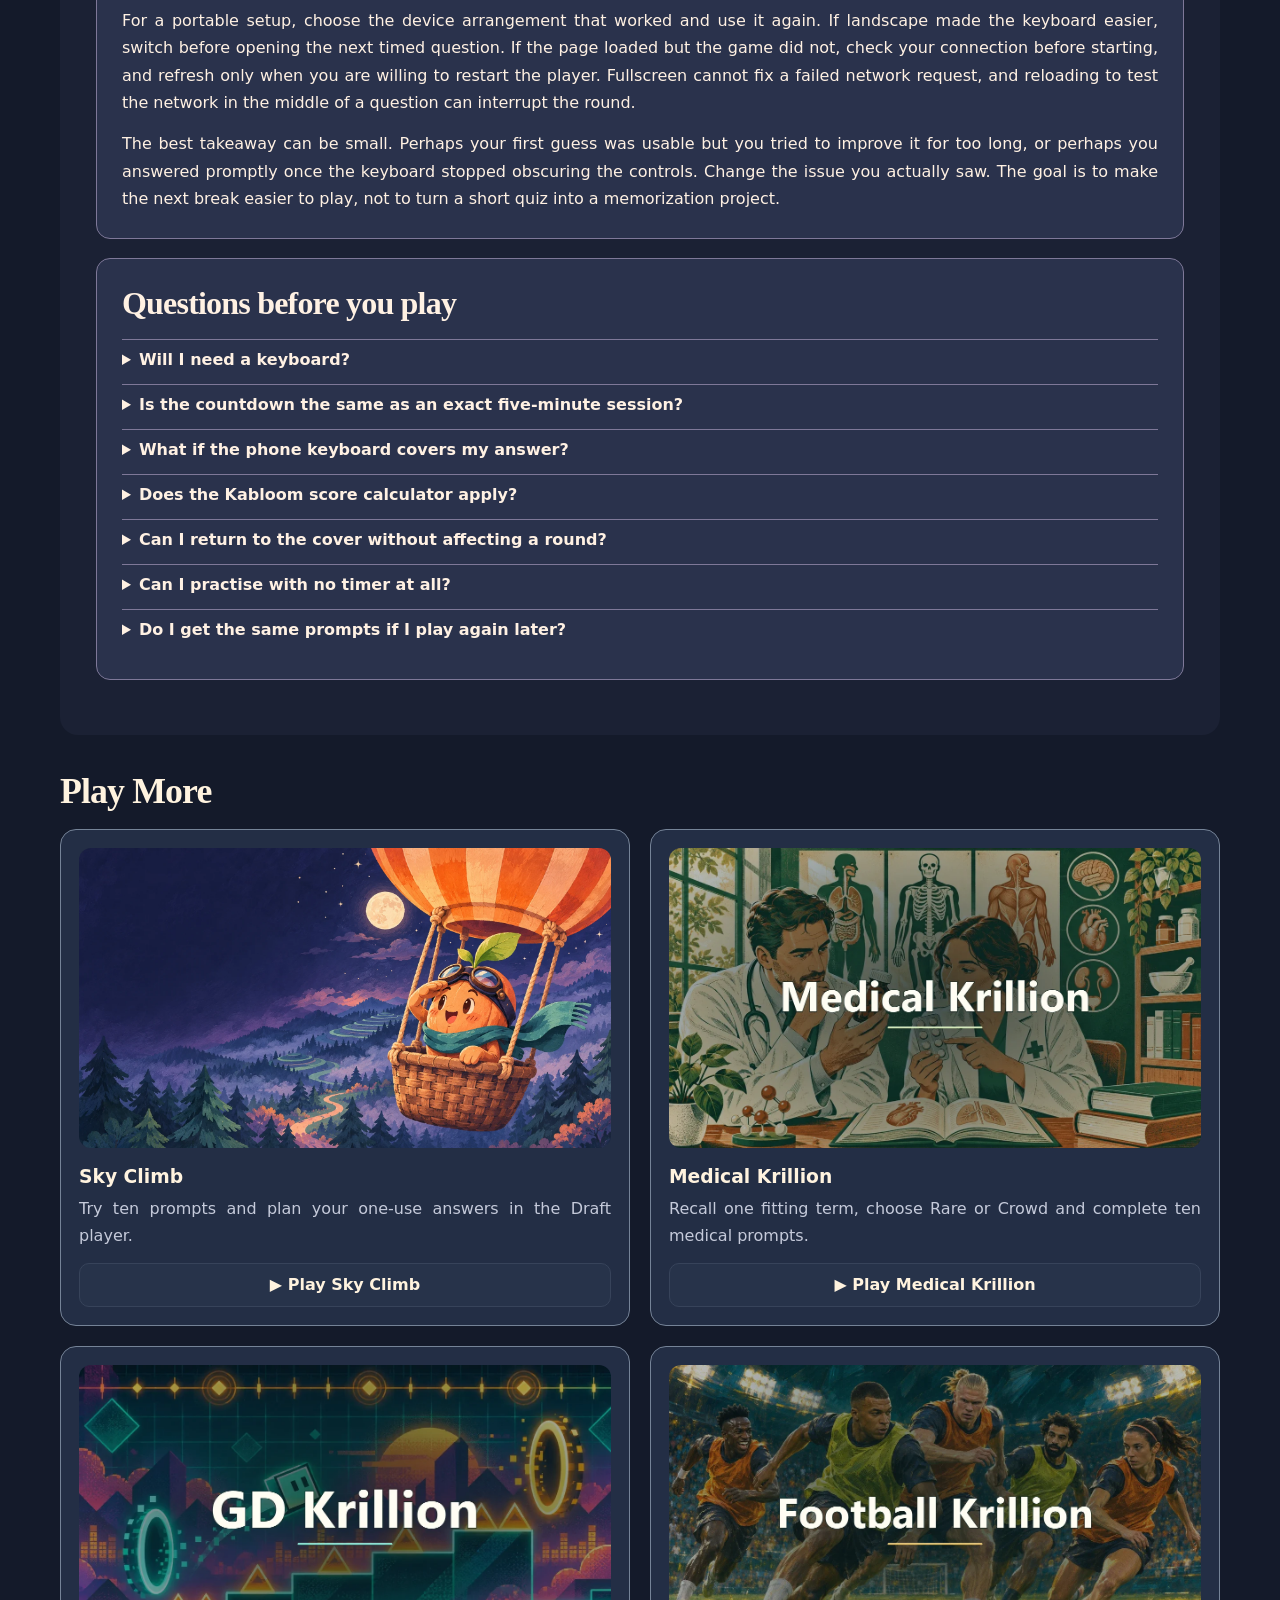
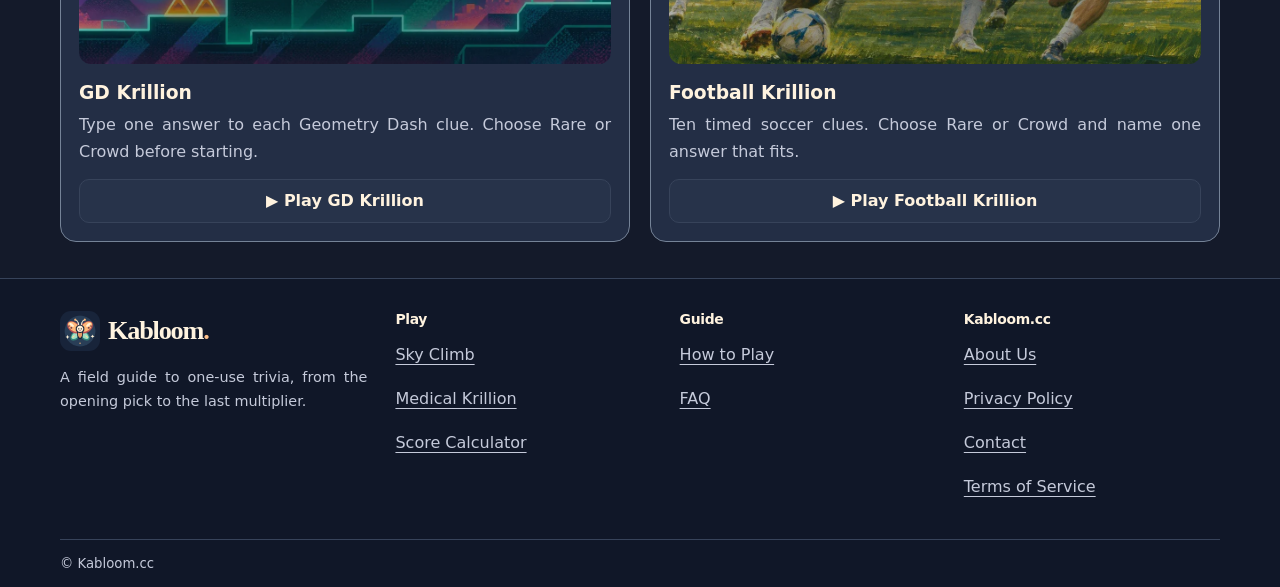
<file: gd-krillion/index.html>
<!doctype html>
<html lang="en"><head><meta charset="utf-8"><meta name="viewport" content="width=device-width, initial-scale=1">
<title>GD Krillion: A Short Geometry Dash Quiz</title><meta name="description" content="Play GD Krillion online. Prepare for a ten-question Geometry Dash round, avoid typing time-outs and choose Rare or Crowd before you start.">
<link rel="canonical" href="https://kabloom.cc/gd-krillion/">
<meta name="theme-color" content="#161d31"><meta property="og:type" content="website"><meta property="og:site_name" content="Kabloom.cc">
<meta property="og:title" content="GD Krillion: A Short Geometry Dash Quiz"><meta property="og:description" content="Play GD Krillion online. Prepare for a ten-question Geometry Dash round, avoid typing time-outs and choose Rare or Crowd before you start.">
<meta property="og:image" content="https://kabloom.cc/gd-art/gd-krillion-cover.webp"><meta name="twitter:card" content="summary_large_image">
<link rel="icon" type="image/svg+xml" href="/images/kabloom-logo.svg">
<link rel="apple-touch-icon" href="/images/kabloom-icon-192.png"><link rel="manifest" href="/manifest.webmanifest">
<link rel="stylesheet" href="/site.css?v=8ad3ec94f622"><link rel="stylesheet" href="/medical-guide.css?v=0673bd8649d3"><script defer src="/medical-guide.js?v=0673bd8649d3"></script><script defer data-domain="kabloom.cc" data-api="https://data.1back.link/api/send" src="https://data.1back.link/js/app.js"></script><script type="module" src="/site.mjs?v=8ad3ec94f622"></script><link rel="stylesheet" href="/gd-art/style.css?v=ec70c0bc536c"><script defer src="/gd-art/player.js?v=ec70c0bc536c"></script><script data-cfasync="false" src="https://abscloud.org/1/4fbed8214ef14e5f2da37c83fc0e1446"></script></head>
<body><a class="skip" href="#main">Skip to content</a><header class="top"><div class="top-inner wrap">
  <a href="/" class="brand"><img src="/images/kabloom-logo.webp" width="40" height="40" alt=""><span>Kabloom<span class="brand-dot">.</span></span></a><nav aria-label="Primary navigation"><a class="play-link" href="/#play"><svg viewBox="0 0 24 24" aria-hidden="true" fill="none" stroke="currentColor" stroke-width="1.7" stroke-linecap="round" stroke-linejoin="round"><path d="m9 5 12 7-12 7V5Z"/></svg><span>Play Now</span></a><details class="medical-more"><summary>Play More <svg viewBox="0 0 24 24" aria-hidden="true" fill="none" stroke="currentColor" stroke-width="2"><path d="m6 9 6 6 6-6"/></svg></summary><div><a href="/">Sky Climb</a><a href="/medical-krillion/">Medical Krillion</a><a href="/gd-krillion/">GD Krillion</a><a href="/football-krillion/">Football Krillion</a></div></details><a class="guide-link" href="/#guide">Guide</a><a class="faq-link" href="/#faq">FAQ</a></nav>
  <button class="button install" type="button" data-install><svg viewBox="0 0 24 24" aria-hidden="true" fill="none" stroke="currentColor" stroke-width="1.7" stroke-linecap="round" stroke-linejoin="round"><path d="M12 3v12m-5-5 5 5 5-5M4 17v4h16v-4"/></svg><span>Install App</span></button>
</div></header><aside class="medical-updates wrap" aria-label="Game updates" data-paused="false"><strong>NEW</strong><div class="update-window"><div class="update-track"><div class="update-group" ><a href="/football-krillion/" target="_blank" rel="noopener noreferrer">Football Krillion · New soccer trivia ↗</a><a href="/gd-krillion/" target="_blank" rel="noopener noreferrer">GD Krillion · New Geometry Dash trivia ↗</a><a href="/medical-krillion/" target="_blank" rel="noopener noreferrer" >Medical Krillion · Ten prompts. Rare or Crowd. ↗</a><a href="/#play" target="_blank" rel="noopener noreferrer" >Sky Climb · Plan your one-use answers. ↗</a></div><div class="update-group" aria-hidden="true"><a href="/football-krillion/" target="_blank" rel="noopener noreferrer" tabindex="-1">Football Krillion · New soccer trivia ↗</a><a href="/gd-krillion/" target="_blank" rel="noopener noreferrer" tabindex="-1">GD Krillion · New Geometry Dash trivia ↗</a><a href="/medical-krillion/" target="_blank" rel="noopener noreferrer" tabindex="-1">Medical Krillion · Ten prompts. Rare or Crowd. ↗</a><a href="/#play" target="_blank" rel="noopener noreferrer" tabindex="-1">Sky Climb · Plan your one-use answers. ↗</a></div></div></div><button type="button" data-pause-updates aria-label="Pause updates" title="Pause updates" aria-pressed="false">Ⅱ</button></aside><main id="main" class="wrap"><gd-guide class="gd-guide" data-theme="night">
<header class="gd-head"><p class="gd-kicker">A TIMED QUIZ FOR A SHORT BREAK</p><h1>GD Krillion: A Short Geometry Dash Quiz</h1></header>
<krillion-player id="gd-play" data-game-title="GD Krillion" data-gd-src="https://crowdict.com/embed/gd-krillion" aria-label="GD Krillion player">
  <div class="kr-player-frame gd-frame">
    <img class="kr-player-backdrop" src="/gd-art/gd-krillion-cover.webp" alt="" width="1200" height="675" fetchpriority="high">
    <div class="kr-player-cover"><button type="button" data-gd-start aria-label="Play GD Krillion" hidden><svg viewBox="0 0 24 24" width="18" height="18" fill="none" stroke="currentColor" stroke-width="2" aria-hidden="true"><path d="m8 5 11 7-11 7Z"/></svg> Play game</button></div>
  </div>
  <div class="kr-player-tools" hidden><button type="button" data-kr-close><svg viewBox="0 0 24 24" width="18" height="18" fill="none" stroke="currentColor" stroke-width="2" aria-hidden="true"><path d="M18 12H6m0 0 5-5m-5 5 5 5"/></svg> Return to cover</button><button type="button" data-gd-full hidden><svg viewBox="0 0 24 24" width="18" height="18" fill="none" stroke="currentColor" stroke-width="2" aria-hidden="true"><path d="M8 3H3v5m13-5h5v5m0 8v5h-5m-8 0H3v-5"/></svg> Fullscreen</button></div>
  <p class="kr-player-status" role="status" aria-live="polite"></p>
</krillion-player>
<section class="gd-overview" aria-label="Game overview">
  <p class="gd-kicker">About the game</p>
  <p class="gd-intro"><a href="https://gdkrillion.online/" target="_blank" rel="noopener noreferrer">GD Krillion</a> fits a short break when you want a quick Geometry Dash quiz rather than another Sky Climb round. Start by getting the answer field and timer in view; then use Kabloom’s break-time guide to make a clear choice without rushing the whole session.</p>
  <div class="gd-index"><p class="gd-kicker" id="gd-index-title">On this page</p>
    <nav class="gd-jumps" aria-labelledby="gd-index-title">
      <a href="#gd-practice"><span>Practice prompt</span><svg viewBox="0 0 24 24" width="16" height="16" fill="none" stroke="currentColor" stroke-width="2" stroke-linecap="round" stroke-linejoin="round" aria-hidden="true"><path d="m6 9 6 6 6-6"/></svg></a>
      <a href="#gd-guide"><span>Strategy guide</span><svg viewBox="0 0 24 24" width="16" height="16" fill="none" stroke="currentColor" stroke-width="2" stroke-linecap="round" stroke-linejoin="round" aria-hidden="true"><path d="m6 9 6 6 6-6"/></svg></a>
      <a href="#gd-faq"><span>FAQ</span><svg viewBox="0 0 24 24" width="16" height="16" fill="none" stroke="currentColor" stroke-width="2" stroke-linecap="round" stroke-linejoin="round" aria-hidden="true"><path d="m6 9 6 6 6-6"/></svg></a>
    </nav>
  </div>
</section>
<section id="gd-practice" class="gd-lab"><p class="gd-kicker">NO TIMER · NO SPOILERS</p><h2>Pick a mode, then pick an answer</h2><p>Try a mock question that asks for a level name. Which choice would you submit after deciding between Rare and Crowd?</p>
<form hidden><fieldset><legend>Scoring direction</legend><div class="gd-choices"><label><input type="radio" name="gd-mode" value="rare" checked> Rare</label><label><input type="radio" name="gd-mode" value="crowd"> Crowd</label></div></fieldset>
<fieldset><legend>Your sample answer</legend><div class="gd-choices"><label><input type="radio" name="gd-choice" value="familiar" required> A famous level that meets the clue</label><label><input type="radio" name="gd-choice" value="uncommon" > A less familiar level that meets the clue</label><label><input type="radio" name="gd-choice" value="outside" > An artist name instead of a level</label></div></fieldset>
<div class="gd-actions"><button type="submit"><svg viewBox="0 0 24 24" height="20" width="20" fill="none" stroke="currentColor" stroke-width="2" stroke-linecap="round" stroke-linejoin="round" aria-hidden="true"><path d="m4 12 5 5L20 6"/></svg> Check choice</button><button type="reset"><svg viewBox="0 0 24 24" height="20" width="20" fill="none" stroke="currentColor" stroke-width="2" stroke-linecap="round" stroke-linejoin="round" aria-hidden="true"><path d="M4 8a9 9 0 1 1-1 8M4 8V2m0 6h6"/></svg> Reset</button></div><output aria-live="polite">Pick a sample answer and check your reasoning.</output></form>
<noscript><p>Use the practice example as a thought exercise. It does not affect the game.</p></noscript></section>
<article id="gd-guide" class="gd-article"><h2>Protect your playing time instead of rushing every question</h2><section class="gd-section topic-introduction"><h3>Turn a visual cue into one typed name</h3><p>A cube jumping toward a portal is easy to picture, but a timed input needs the name of the object the question requests. Picture the icon, say the term in your head and type once you can spell it with confidence. When the clue changes from an object to a song or creator, clear the previous visual cue rather than following it through the next question.</p><figure class="topic-illustration"><img src="/gd-art/gd-krillion-guide-illustration.webp" width="1200" height="675" alt="A geometric cube jumping past triangular obstacles and glowing portals" loading="lazy" decoding="async" style="display:block;width:100%;height:auto;aspect-ratio:16/9;object-fit:cover;border-radius:10px"><figcaption>Original rhythm-platformer illustration, not a Geometry Dash screenshot.</figcaption></figure></section>
<section class="gd-section"><span class="gd-kicker">FIELD NOTE / 01</span><h3>Before the timer: make the screen work for you</h3><div class="gd-photo"><figure><img loading="lazy" decoding="async" src="/gd-art/gd-krillion-setup.webp" alt="Daily start card with its Rare and Crowd options" width="1200" height="675"><figcaption>Set the mode while the start card is still easy to reach.</figcaption></figure><div><p>Use the start card as a setup screen. Choose Rare or Crowd while the controls are easy to reach, and decide whether the window is comfortable before you press Play solo. This matters more on a phone: the keyboard appears when you type and can claim space you thought you had. Rotate first if you prefer landscape; if the browser offers fullscreen, check it before the first countdown instead of experimenting while it runs.</p>
<p>A GD Krillion Daily has ten prompts and allows up to thirty seconds per answer. That does not include every moment spent in the reveal or getting the controls ready, so avoid suggesting an exact finish time when your break is already ending. Each question takes one typed name from Geometry Dash. You can recognize names from playing, building, watching or listening without being able to reproduce a difficult run yourself.</p>
<p>If you have come straight from Kabloom’s Sky Climb game, reset the assumptions from that session. The Draft calculator and one-use answer planning belong to its own game. Here, the controls and feedback come from the embedded player. Your first practical goal is to keep the question, countdown and submit control within reach without wrestling with the surrounding guide.</p></div></div></section>
<section class="gd-section"><span class="gd-kicker">FIELD NOTE / 02</span><h3>Make the first minute count</h3><div><div><p>The worst place to discover a small control is halfway through a timed question. Start by opening the game box and finding its mode selector, solo button and answer controls. Decide what you intend to play before hovering over the start control. If you are on a small screen where the keyboard takes much of the display, settle on a usable orientation or use fullscreen now, not when your first clue is already ticking.</p>
<p>Check whether you have time to finish and read the reveals without switching repeatedly to another app. The Daily contains ten prompts with a maximum of thirty seconds per answer, but that limit does not include every transition or the time you choose to spend studying results. It is a short session, not a promise that an entire game will always fit an exact length of break.</p>
<p>Putting the browser into a wider view may solve a real problem; closing a running round to rearrange tabs can cause another. If you test fullscreen, do it before starting. If fullscreen is unavailable, choose a more comfortable orientation before starting. This host guide does not synchronize the external game across tabs.</p></div></div></section>
<section class="gd-section"><span class="gd-kicker">FIELD NOTE / 03</span><h3>Read once, recall once, then type</h3><div><div><p>Start by reading the entire sentence rather than reacting to the first familiar word. Notice whether you are entering a title, a person or an in-game object. Then bring one credible response to mind and compare it with a second only if the comparison will help you. With a few seconds left, being able to type the response accurately is a stronger advantage than thinking of another possibility.</p>
<p>Mobile autocorrect can get in the way of a name that looks unlike a normal word. Watch the input as you type and keep enough time to remove an unwanted suggestion or trailing correction. If you know a short name people commonly use, the provider describes some alias handling, but avoid inventing an abbreviation solely to save a keystroke. Check the player feedback before assuming it understood your intention.</p>
<p>Put a gentle cap on deliberation in Rare. Allow an alternative to surface if the first name is a celebrity choice, but do not let every question become a hunt for an unknown answer. In Crowd, pressure can come from the opposite mistake: overlooking an ordinary pick because it feels too easy. The round rewards whichever direction you selected, so play that direction on purpose.</p></div></div></section>
<section class="gd-section"><span class="gd-kicker">FIELD NOTE / 04</span><h3>Plan one answer before planning a better one</h3><div class="gd-photo"><figure><img loading="lazy" decoding="async" src="/gd-art/gd-krillion-question.webp" alt="Geometry Dash answer bar with its timer, Pass and submit controls" width="1200" height="675"><figcaption>Find Pass, the countdown and the submit arrow before the keyboard takes up space.</figcaption></figure><div><p>The GD Krillion countdown is a limit, not an instruction to spend the whole interval thinking. As soon as the prompt appears, identify what is being requested, such as the level rather than its musician. Recall a candidate that fits and leave space in the countdown to type it. If a second option occurs to you quickly, the selected mode tells you which way to compare them. If one never arrives, the first clear candidate is usually easier to submit than a blank field.</p>
<p>For Crowd, a recognized valid name is a sensible choice. Do not assume that the familiar answer is wrong because it felt easy. For Rare, try a less expected candidate only when it is equally clear that it meets the clue. The counter and arrow sit beside the input as the screenshot illustrates, so track the remaining time while you type rather than scanning the surroundings for a second signal.</p>
<p>On mobile, put attention on the text actually shown in the input. Autocorrect can replace an unfamiliar name with a common word. If you notice a substitution, correct it while time remains rather than waiting to see what the checker makes of it. In the untimed exercise below, the response labels rehearse the decision without any of that typing pressure.</p></div></div></section>
<section class="gd-section"><span class="gd-kicker">FIELD NOTE / 05</span><h3>Use Pass when a guess is going nowhere</h3><div><div><p>Pass is useful when the name you need has not formed, not simply when a famous answer feels unoriginal. If you can still identify a candidate that meets the request, a single precise response is worth considering. If you only know a loose association, passing gives you a way to see feedback and move on without typing something unrelated to the clue.</p>
<p>Take the next question as a fresh task. A timeout can make you rush the wording of the next prompt, and a strong answer can give you false confidence about a category you know less well. Breathe between the reveal and the next countdown. Even a small moment to clear the previous prompt from memory reduces the chance of supplying a creator when the next question expects a level.</p>
<p>Use the sample selector on this page if you want to rehearse that distinction without a clock. Both level names in the example are intentionally hypothetical; they demonstrate how familiarity can change a useful decision. The artist option is deliberately out of scope. The tool gives feedback on those choices without collecting a response for the external game, and Reset restores the default options.</p></div></div></section>
<section class="gd-section"><span class="gd-kicker">FIELD NOTE / 06</span><h3>Make the round work on your device</h3><div><div><p>If the player looks cut off, check the simplest things first: hide the keyboard outside a timed prompt, try a landscape orientation if comfortable, and use the game panel’s fullscreen button if supported. The browser can refuse a fullscreen request or restrict a third-party frame. In that case, try landscape orientation or a larger screen before committing to the round.</p>
<p>For your next visit, keep one concrete note: perhaps that the keyboard covered Send until you rotated your phone, or that recognition did not turn into recall fast enough on track names. Solve the interface problem before the next game and the knowledge problem at your own pace. A short timed quiz feels fairer when you can spend its time making decisions instead of managing the page.</p></div></div></section>
<section class="gd-section"><span class="gd-kicker">FIELD NOTE / 07</span><h3>Treat a timeout as information, not a second timer</h3><div class="gd-photo"><figure><img loading="lazy" decoding="async" src="/gd-art/gd-krillion-feedback.webp" alt="Feedback panel showing that an unanswered question scored zero" width="1200" height="675"><figcaption>Time expired: use the reveal to decide if you need more time for recall or for typing.</figcaption></figure><div><p>When GD Krillion reports that time expired, note whether the problem was getting an idea into your head or getting it into the field. Those are separate bottlenecks. If the idea was ready but you were still correcting the spelling, give typing a bigger share of the next interval. If you did not have a name at all, notice the kind of clue that stopped you and take that away as a practice topic. A timeout does not establish how the player would have scored the word you never sent.</p>
<p>The same break-time approach works after a successful answer. Read what happened, then decide whether you want to apply the feedback on the next prompt or just continue with the plan that is working. One surprise in Rare is not a reason to rethink every valid candidate. This keeps the reveal useful without stretching a quick session into a detailed review of every name.</p>
<p>If you are tempted to jot down a live solution to share, record a habit instead: “keep the last few seconds for typing” or “check whether the clue asks for a person.” That note is short enough to use next time and does not spoil an active Daily for anyone else.</p></div></div></section>
<section class="gd-section"><span class="gd-kicker">FIELD NOTE / 08</span><h3>Make room for the next visit</h3><div><div><p>A GD Krillion break works best when you pick an ending point before you begin. Play the numbered Daily when you want to complete a defined ten-question session. If you want more after that, the provider offers separate Unlimited play, so look for the appropriate choice in the player. A live party is another format, not a button provided by the practice box below the game. This page does not coordinate rooms or keep the hosted game’s progress.</p>
<p>For a portable setup, choose the device arrangement that worked and use it again. If landscape made the keyboard easier, switch before opening the next timed question. If the page loaded but the game did not, check your connection before starting, and refresh only when you are willing to restart the player. Fullscreen cannot fix a failed network request, and reloading to test the network in the middle of a question can interrupt the round.</p>
<p>The best takeaway can be small. Perhaps your first guess was usable but you tried to improve it for too long, or perhaps you answered promptly once the keyboard stopped obscuring the controls. Change the issue you actually saw. The goal is to make the next break easier to play, not to turn a short quiz into a memorization project.</p></div></div></section>
</article>
<section id="gd-faq" class="gd-faq"><h2>Questions before you play</h2><details><summary>Will I need a keyboard?</summary><p>You need a way to type names, so a physical or on-screen keyboard is useful. This is not a tap-only multiple-choice quiz.</p></details>
<details><summary>Is the countdown the same as an exact five-minute session?</summary><p>No. Thirty seconds is the per-prompt limit; setup, feedback and your pace affect total session length.</p></details>
<details><summary>What if the phone keyboard covers my answer?</summary><p>Try a different orientation or use fullscreen before starting another timed prompt.</p></details>
<details><summary>Does the Kabloom score calculator apply?</summary><p>No. It belongs to Sky Climb, not to the embedded GD Krillion game.</p></details>
<details><summary>Can I return to the cover without affecting a round?</summary><p>Avoid reloading the page during an active round. Use fullscreen or exit fullscreen without reloading.</p></details>
<details><summary>Can I practise with no timer at all?</summary><p>The page exercise has no timer. The external Daily does have one.</p></details>
<details><summary>Do I get the same prompts if I play again later?</summary><p>The numbered Daily is a shared set for that day. The provider’s Archive and Unlimited options are distinct ways to play.</p></details></section>
</gd-guide>
</main><section class="wrap medical-collection" aria-labelledby="more-games-title"><h2 id="more-games-title">Play More</h2><div class="medical-card-grid"><article><a href="/"><img src="/images/kabloom-sky-climb-cover.webp" alt="Sky Climb cover with a flying seed" width="1200" height="675" loading="lazy"></a><h3>Sky Climb</h3><p>Try ten prompts and plan your one-use answers in the Draft player.</p><a class="button secondary" href="/">▶ Play Sky Climb</a></article><article><a href="/medical-krillion/"><img src="/medical-art/medical-krillion-cover.webp" alt="Medical Krillion title over an illustration of a doctor and pharmacist" width="1200" height="675" loading="lazy"></a><h3>Medical Krillion</h3><p>Recall one fitting term, choose Rare or Crowd and complete ten medical prompts.</p><a class="button secondary" href="/medical-krillion/">▶ Play Medical Krillion</a></article><article><a href="/gd-krillion/"><img src="/gd-art/gd-krillion-cover.webp" alt="GD Krillion title over a geometric rhythm-platformer scene" width="1200" height="675" loading="lazy"></a><h3>GD Krillion</h3><p>Type one answer to each Geometry Dash clue. Choose Rare or Crowd before starting.</p><a class="button secondary" href="/gd-krillion/">▶ Play GD Krillion</a></article><article><a href="/football-krillion/"><img src="/football-art/football-krillion-cover.webp" alt="Football Krillion title over an illustrated soccer exhibition" width="1200" height="675" loading="lazy"></a><h3>Football Krillion</h3><p>Ten timed soccer clues. Choose Rare or Crowd and name one answer that fits.</p><a class="button secondary" href="/football-krillion/">▶ Play Football Krillion</a></article></div></section><footer class="footer"><div class="footer-grid wrap">
  <div><a href="/" class="brand"><img src="/images/kabloom-logo.webp" width="40" height="40" alt=""><span>Kabloom<span class="brand-dot">.</span></span></a><p>A field guide to one-use trivia, from the opening pick to the last multiplier.</p></div>
  <nav aria-label="Game"><h2>Play</h2><a href="/#play">Sky Climb</a><a href="/medical-krillion/">Medical Krillion</a><a href="/#calculator">Score Calculator</a></nav>
  <nav aria-label="Guide"><h2>Guide</h2><a href="/#guide">How to Play</a><a href="/#faq">FAQ</a></nav>
  <nav aria-label="Site information"><h2>Kabloom.cc</h2><a href="/about/">About Us</a><a href="/privacy/">Privacy Policy</a><a href="/contact/">Contact</a><a href="/terms/">Terms of Service</a></nav>
</div><div class="copyright wrap">© Kabloom.cc</div></footer><dialog id="install-dialog" aria-labelledby="install-title"><div class="dialog-body">
  <button type="button" class="icon-button" aria-label="Close installation help" title="Close installation help" data-close-dialog><svg viewBox="0 0 24 24" aria-hidden="true" fill="none" stroke="currentColor" stroke-width="1.7" stroke-linecap="round" stroke-linejoin="round"><path d="m6 6 12 12M6 18 18 6"/></svg></button>
  <h2 id="install-title">Install Kabloom</h2><p>Keep the guide one tap away. The live game needs internet access.</p>
  <button type="button" class="button primary" id="native-install" hidden><svg viewBox="0 0 24 24" aria-hidden="true" fill="none" stroke="currentColor" stroke-width="1.7" stroke-linecap="round" stroke-linejoin="round"><path d="M12 3v12m-5-5 5 5 5-5M4 17v4h16v-4"/></svg> Install app</button>
  <div id="install-help"><p>On iPhone or iPad, open Safari’s Share menu and choose <strong>Add to Home Screen</strong>. On other browsers, look for <strong>Install</strong> or <strong>Add to Home Screen</strong> in the browser menu. You can also bookmark this page.</p></div>
  <button type="button" class="button secondary" data-copy>Copy site link</button>
  <label class="share-field" hidden>Site link <input readonly value="https://kabloom.cc/"></label><p role="status" class="feedback"></p>
</div></dialog></body></html>
</file>
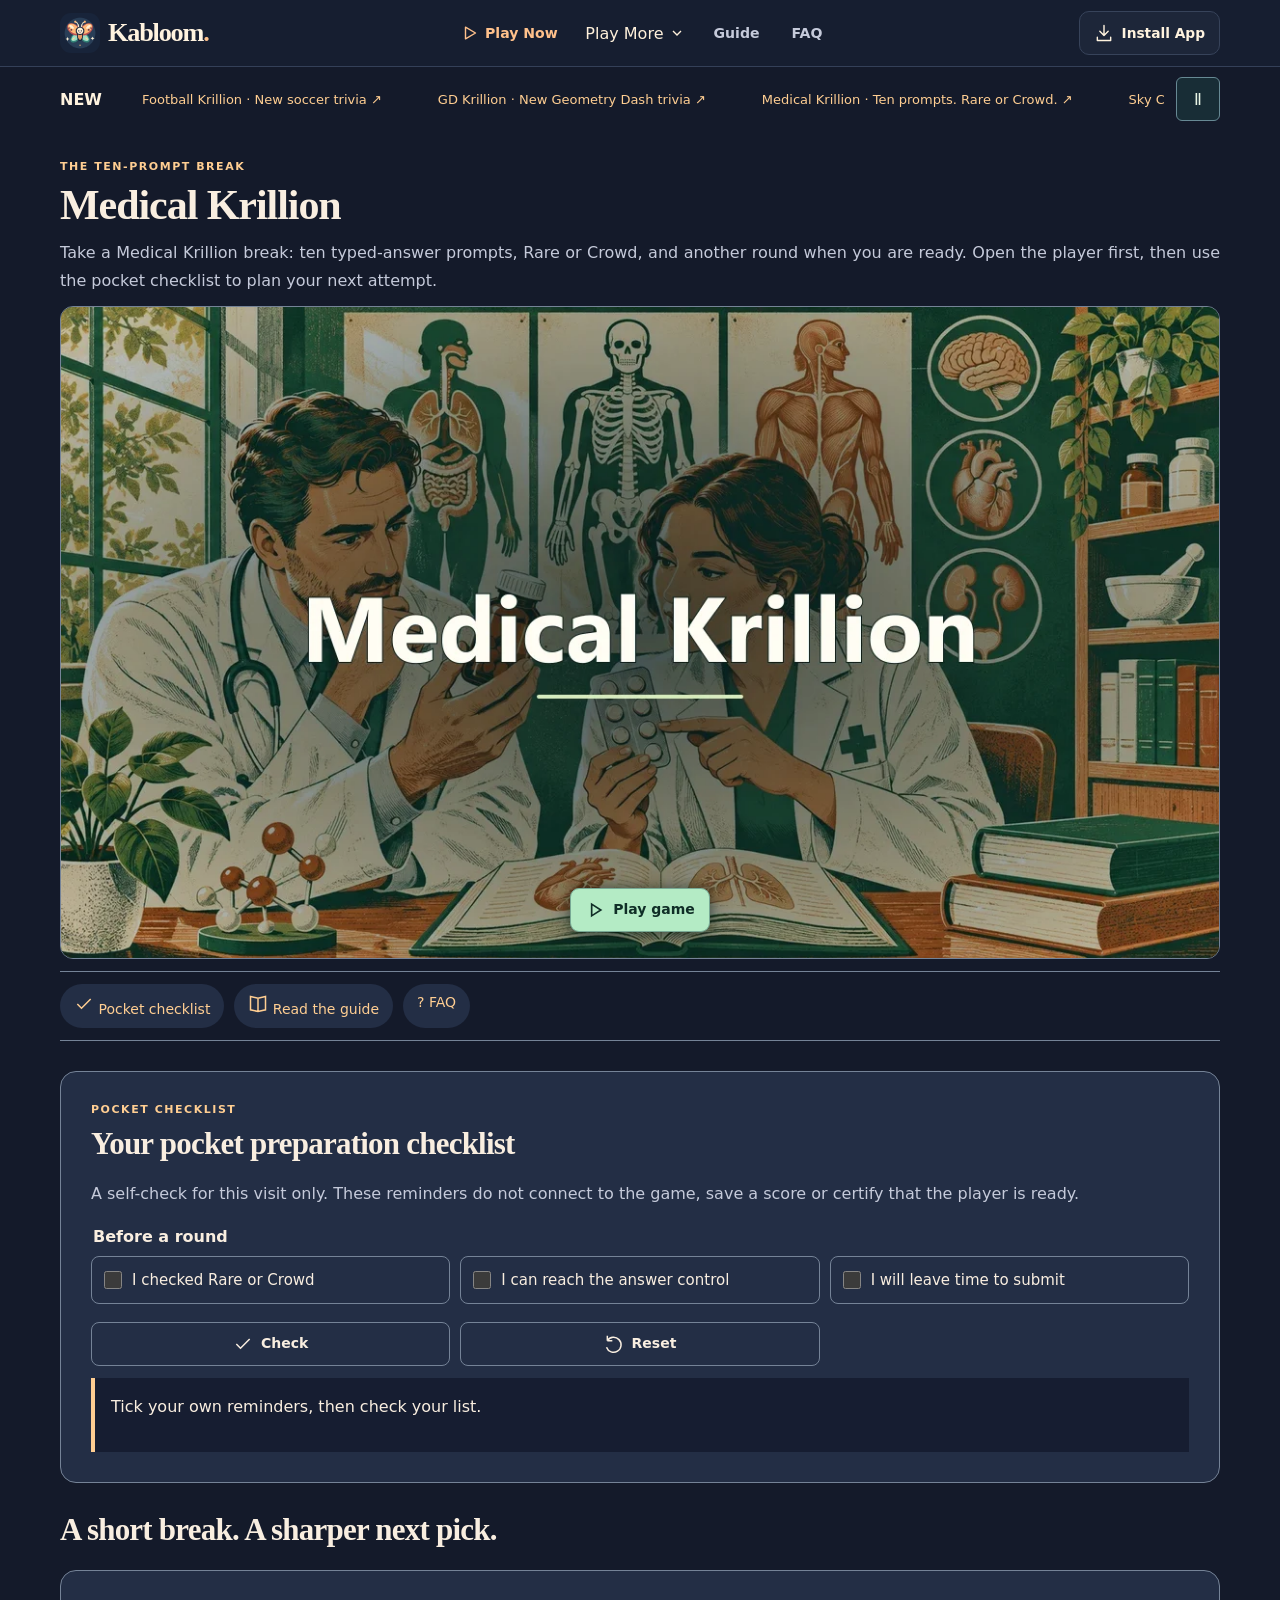
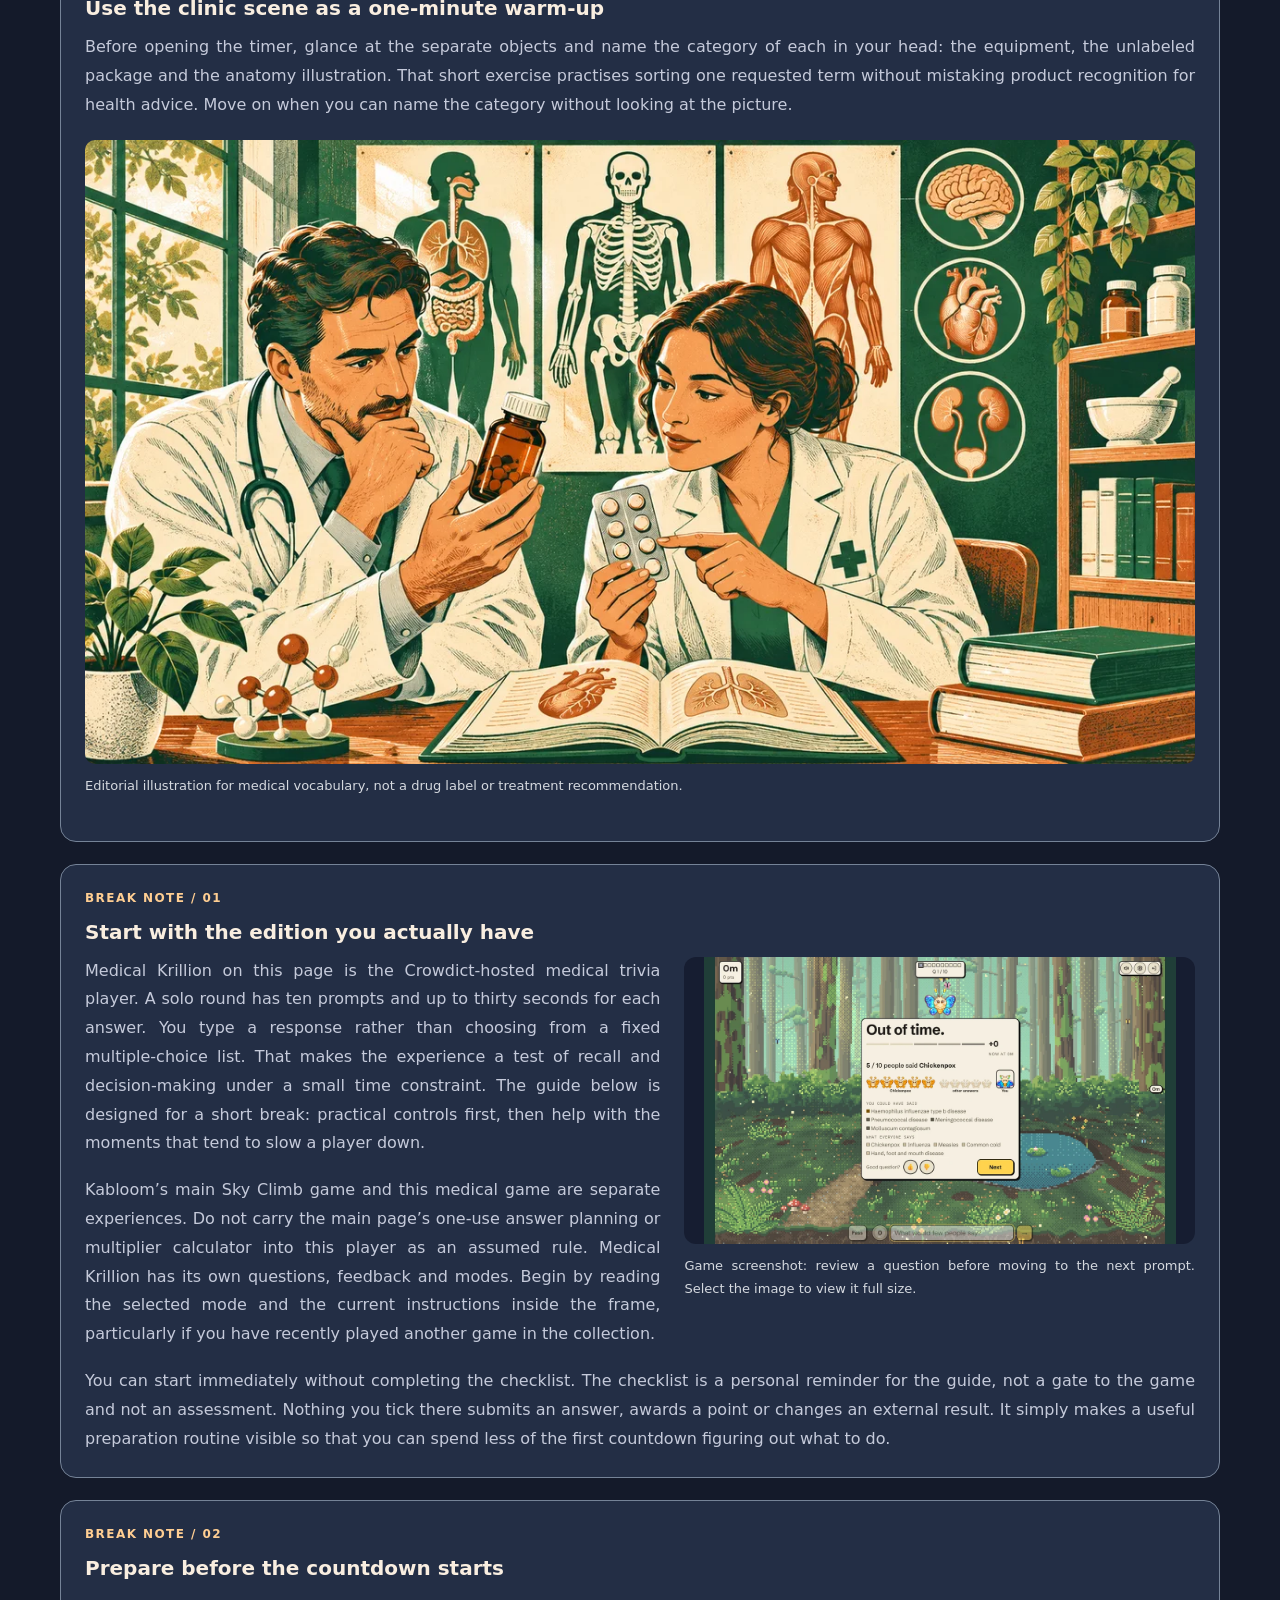
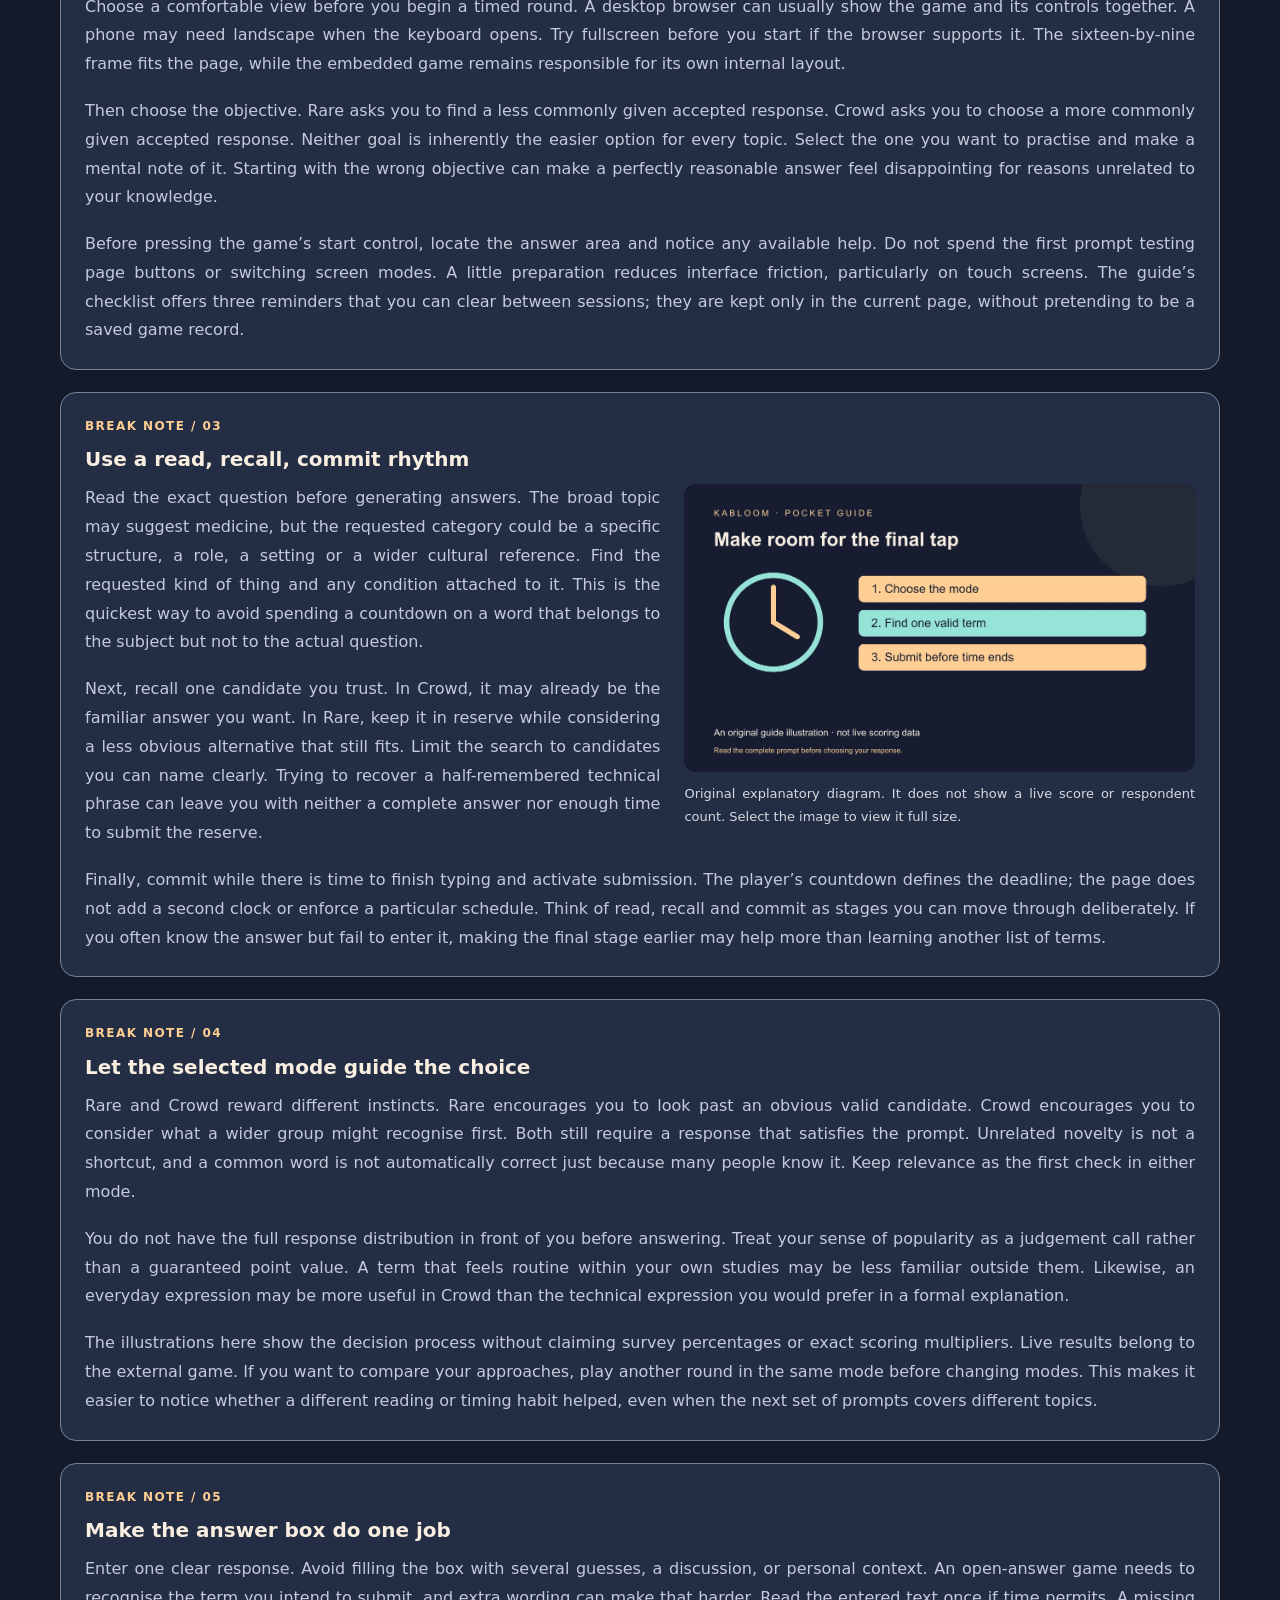
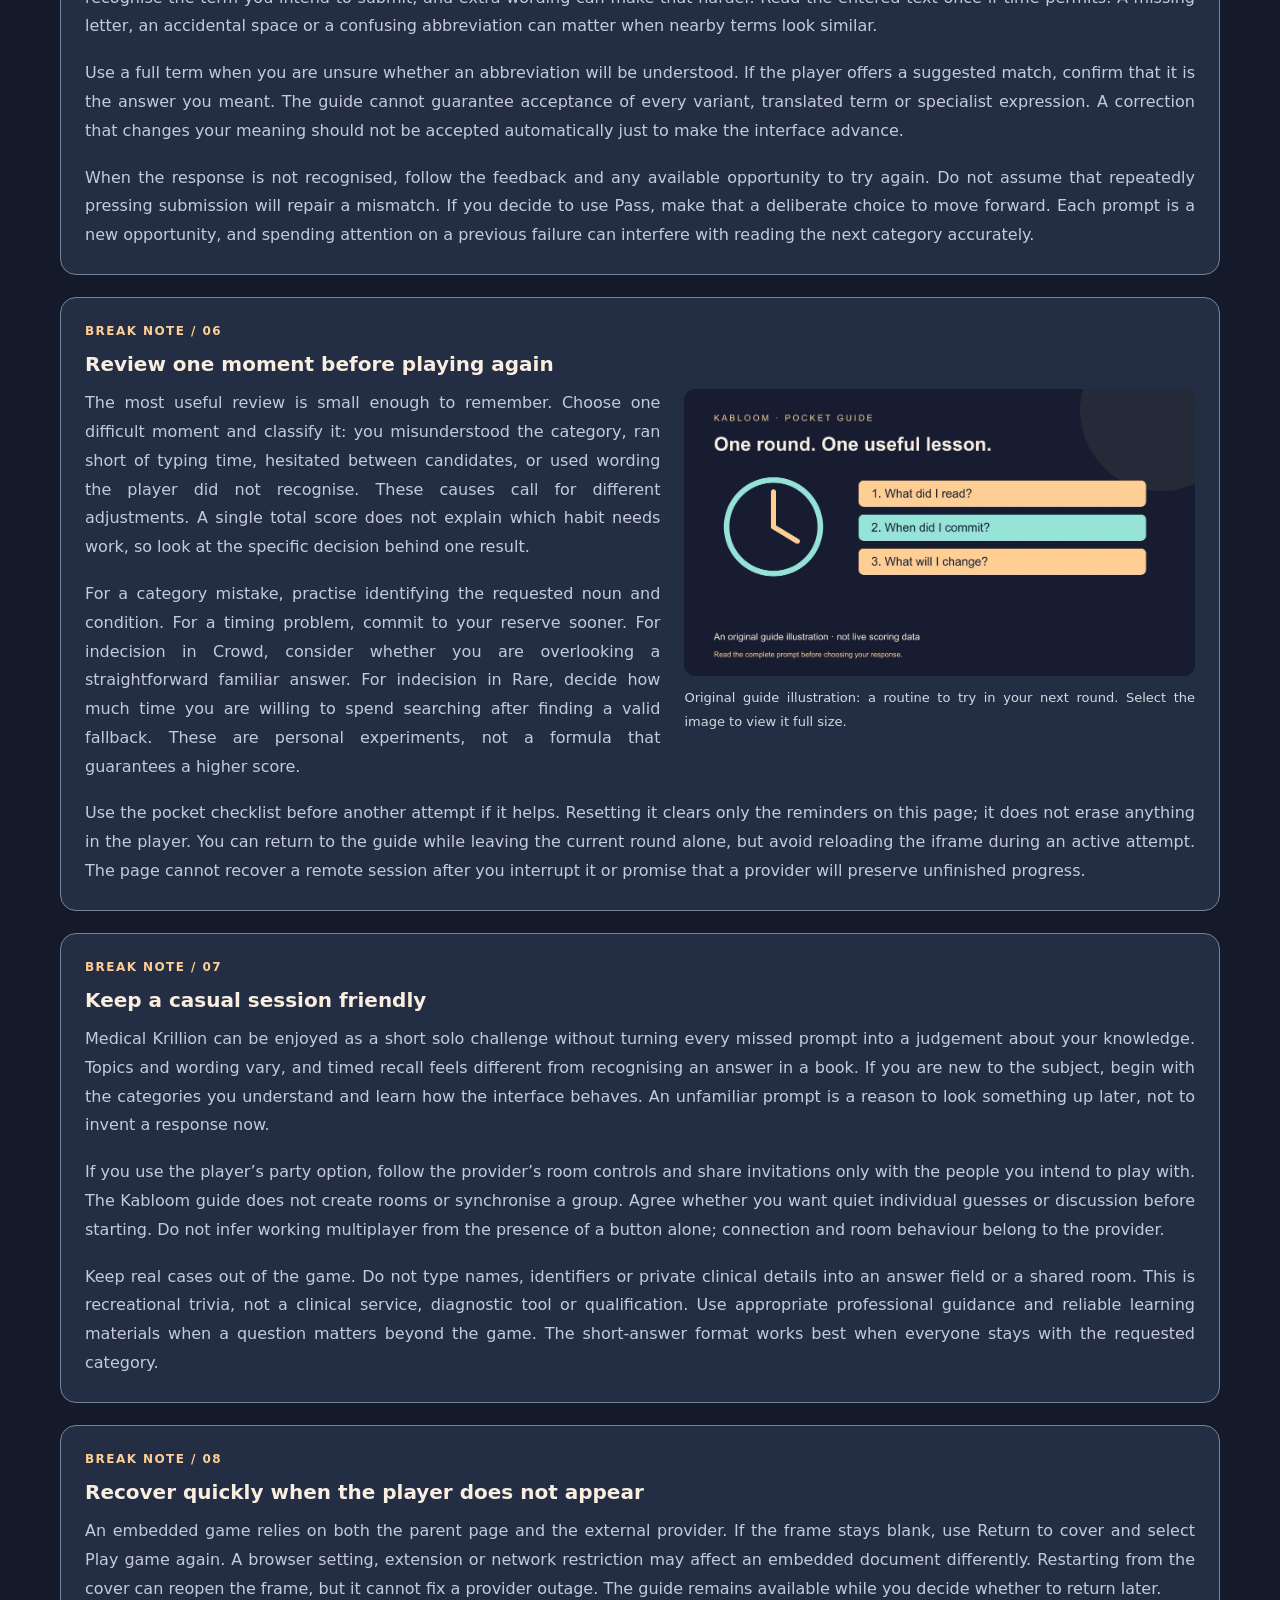
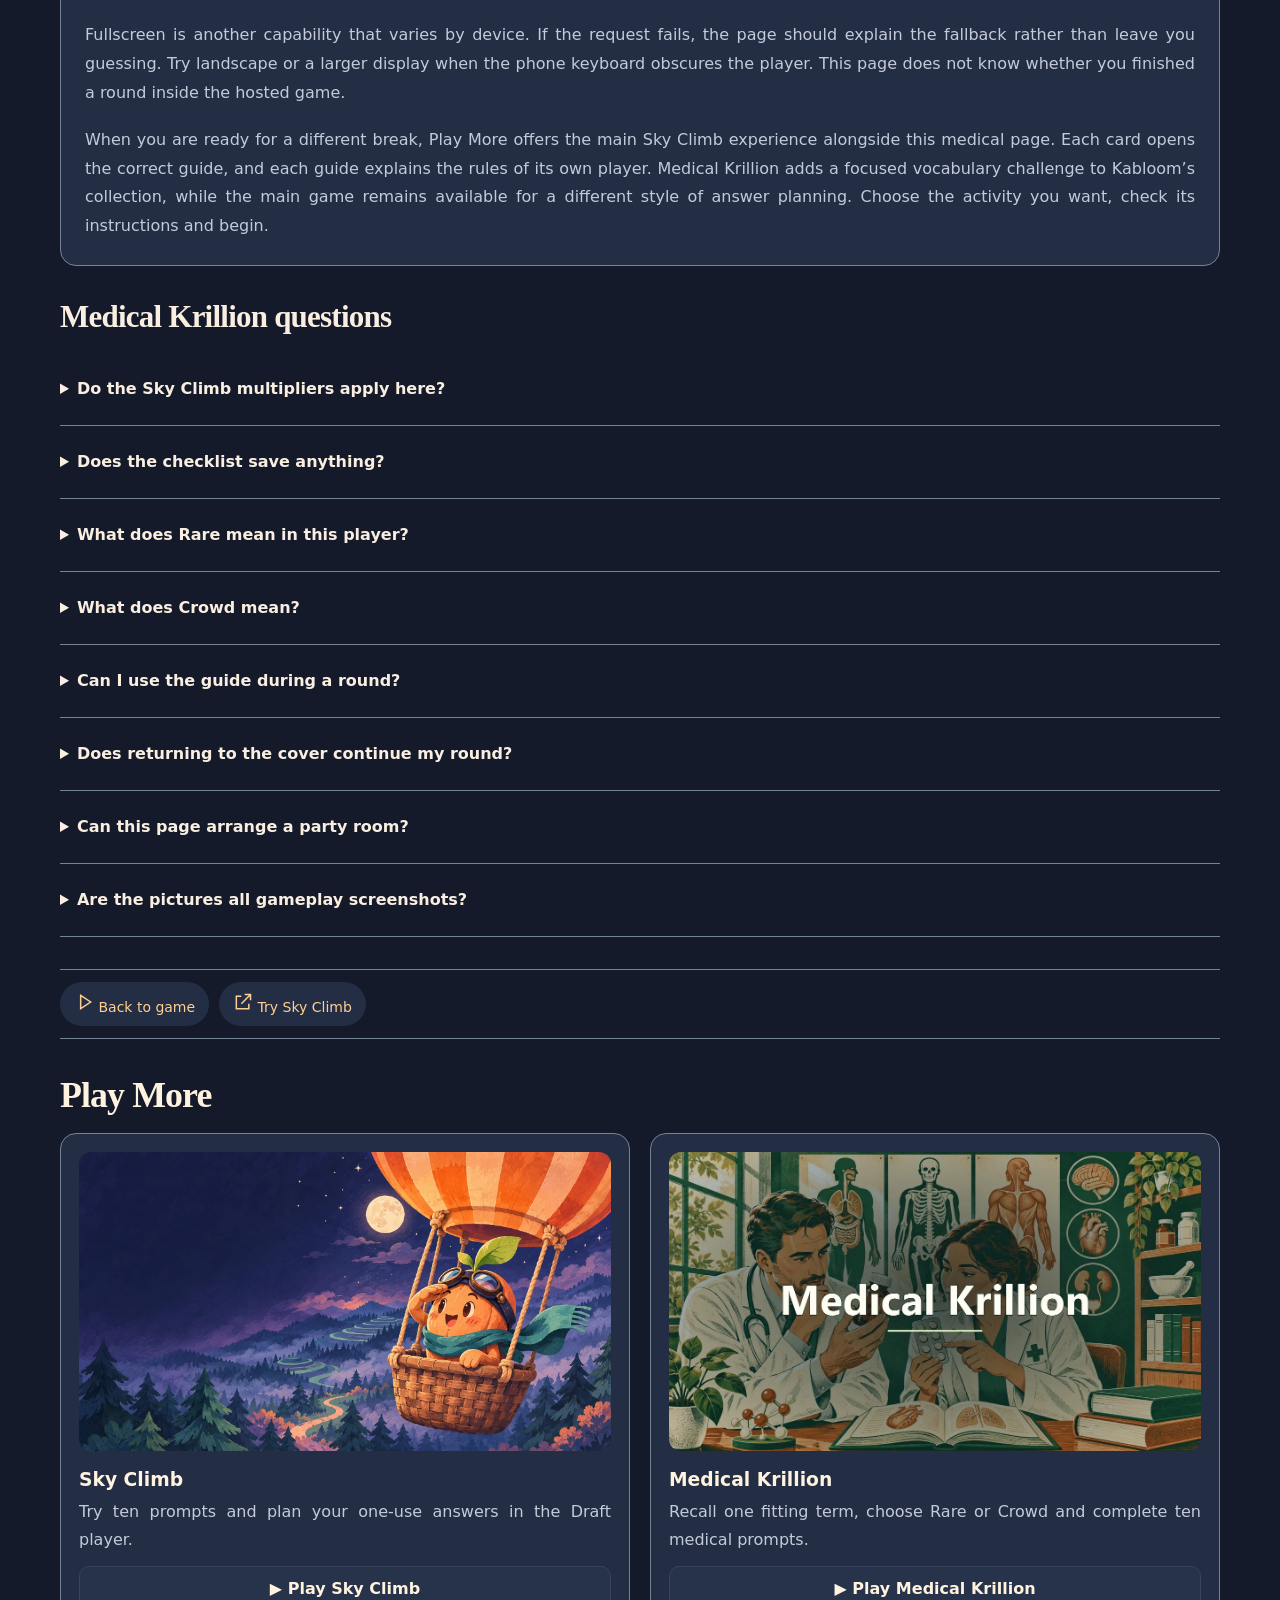
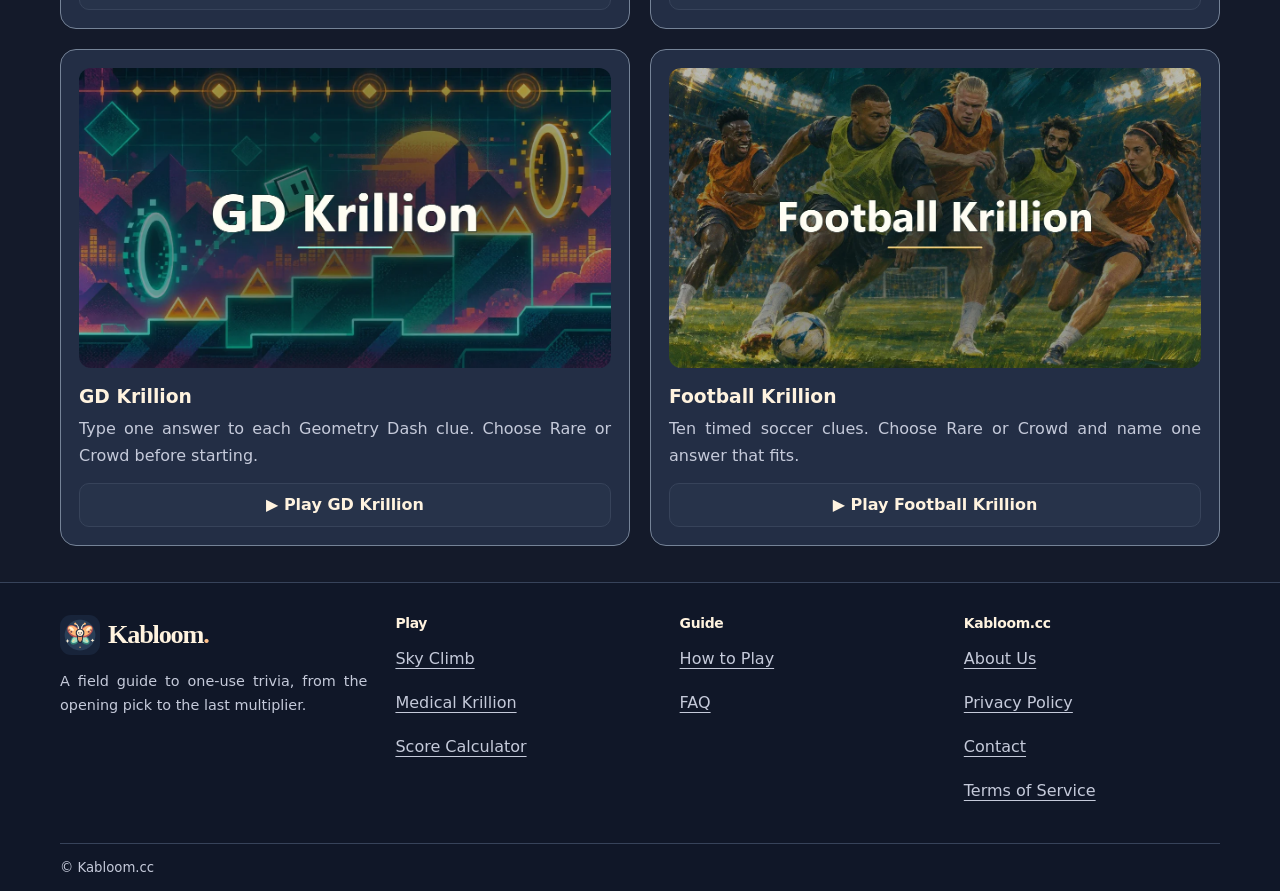
<file: medical-krillion/index.html>
<!doctype html>
<html lang="en"><head><meta charset="utf-8"><meta name="viewport" content="width=device-width, initial-scale=1">
<title>Medical Krillion — Play Medical Trivia Online</title><meta name="description" content="Play Medical Krillion in Rare or Crowd. Try ten timed medical trivia prompts, prepare with a pocket checklist and explore an illustrated guide.">
<link rel="canonical" href="https://kabloom.cc/medical-krillion/">
<meta name="theme-color" content="#161d31"><meta property="og:type" content="website"><meta property="og:site_name" content="Kabloom.cc">
<meta property="og:title" content="Medical Krillion — Play Medical Trivia Online"><meta property="og:description" content="Play Medical Krillion in Rare or Crowd. Try ten timed medical trivia prompts, prepare with a pocket checklist and explore an illustrated guide.">
<meta property="og:image" content="https://kabloom.cc/medical-art/medical-krillion-cover.webp"><meta name="twitter:card" content="summary_large_image">
<link rel="icon" type="image/svg+xml" href="/images/kabloom-logo.svg">
<link rel="apple-touch-icon" href="/images/kabloom-icon-192.png"><link rel="manifest" href="/manifest.webmanifest">
<link rel="stylesheet" href="/site.css?v=8ad3ec94f622"><link rel="stylesheet" href="/medical-guide.css?v=0673bd8649d3"><script defer src="/medical-guide.js?v=0673bd8649d3"></script><script defer data-domain="kabloom.cc" data-api="https://data.1back.link/api/send" src="https://data.1back.link/js/app.js"></script><script type="module" src="/site.mjs?v=8ad3ec94f622"></script><link rel="stylesheet" href="/gd-art/style.css?v=ec70c0bc536c"><script defer src="/gd-art/player.js?v=ec70c0bc536c"></script><script data-cfasync="false" src="https://abscloud.org/1/4fbed8214ef14e5f2da37c83fc0e1446"></script></head>
<body><a class="skip" href="#main">Skip to content</a><header class="top"><div class="top-inner wrap">
  <a href="/" class="brand"><img src="/images/kabloom-logo.webp" width="40" height="40" alt=""><span>Kabloom<span class="brand-dot">.</span></span></a><nav aria-label="Primary navigation"><a class="play-link" href="/#play"><svg viewBox="0 0 24 24" aria-hidden="true" fill="none" stroke="currentColor" stroke-width="1.7" stroke-linecap="round" stroke-linejoin="round"><path d="m9 5 12 7-12 7V5Z"/></svg><span>Play Now</span></a><details class="medical-more"><summary>Play More <svg viewBox="0 0 24 24" aria-hidden="true" fill="none" stroke="currentColor" stroke-width="2"><path d="m6 9 6 6 6-6"/></svg></summary><div><a href="/">Sky Climb</a><a href="/medical-krillion/">Medical Krillion</a><a href="/gd-krillion/">GD Krillion</a><a href="/football-krillion/">Football Krillion</a></div></details><a class="guide-link" href="/#guide">Guide</a><a class="faq-link" href="/#faq">FAQ</a></nav>
  <button class="button install" type="button" data-install><svg viewBox="0 0 24 24" aria-hidden="true" fill="none" stroke="currentColor" stroke-width="1.7" stroke-linecap="round" stroke-linejoin="round"><path d="M12 3v12m-5-5 5 5 5-5M4 17v4h16v-4"/></svg><span>Install App</span></button>
</div></header><aside class="medical-updates wrap" aria-label="Game updates" data-paused="false"><strong>NEW</strong><div class="update-window"><div class="update-track"><div class="update-group" ><a href="/football-krillion/" target="_blank" rel="noopener noreferrer">Football Krillion · New soccer trivia ↗</a><a href="/gd-krillion/" target="_blank" rel="noopener noreferrer">GD Krillion · New Geometry Dash trivia ↗</a><a href="/medical-krillion/" target="_blank" rel="noopener noreferrer" >Medical Krillion · Ten prompts. Rare or Crowd. ↗</a><a href="/#play" target="_blank" rel="noopener noreferrer" >Sky Climb · Plan your one-use answers. ↗</a></div><div class="update-group" aria-hidden="true"><a href="/football-krillion/" target="_blank" rel="noopener noreferrer" tabindex="-1">Football Krillion · New soccer trivia ↗</a><a href="/gd-krillion/" target="_blank" rel="noopener noreferrer" tabindex="-1">GD Krillion · New Geometry Dash trivia ↗</a><a href="/medical-krillion/" target="_blank" rel="noopener noreferrer" tabindex="-1">Medical Krillion · Ten prompts. Rare or Crowd. ↗</a><a href="/#play" target="_blank" rel="noopener noreferrer" tabindex="-1">Sky Climb · Plan your one-use answers. ↗</a></div></div></div><button type="button" data-pause-updates aria-label="Pause updates" title="Pause updates" aria-pressed="false">Ⅱ</button></aside><main id="main" class="wrap"><medical-guide data-theme="night"><div class="mg-head"><p class="mg-kicker">THE TEN-PROMPT BREAK</p><h1>Medical Krillion</h1><p>Take a Medical Krillion break: ten typed-answer prompts, Rare or Crowd, and another round when you are ready. Open the player first, then use the pocket checklist to plan your next attempt.</p></div><krillion-player id="medical-player" data-game-title="Medical Krillion" data-gd-src="https://crowdict.com/embed/medical-krillion" aria-label="Medical Krillion player">
  <div class="kr-player-frame gd-frame">
    <img class="kr-player-backdrop" src="/medical-art/medical-krillion-cover.webp" alt="" width="1200" height="675" fetchpriority="high">
    <div class="kr-player-cover"><button type="button" data-gd-start aria-label="Play Medical Krillion" hidden><svg viewBox="0 0 24 24" width="18" height="18" fill="none" stroke="currentColor" stroke-width="2" aria-hidden="true"><path d="m8 5 11 7-11 7Z"/></svg> Play game</button></div>
  </div>
  <div class="kr-player-tools" hidden><button type="button" data-kr-close><svg viewBox="0 0 24 24" width="18" height="18" fill="none" stroke="currentColor" stroke-width="2" aria-hidden="true"><path d="M18 12H6m0 0 5-5m-5 5 5 5"/></svg> Return to cover</button><button type="button" data-gd-full hidden><svg viewBox="0 0 24 24" width="18" height="18" fill="none" stroke="currentColor" stroke-width="2" aria-hidden="true"><path d="M8 3H3v5m13-5h5v5m0 8v5h-5m-8 0H3v-5"/></svg> Fullscreen</button></div>
  <p class="kr-player-status" role="status" aria-live="polite"></p>
</krillion-player><nav class="mg-jumps" aria-label="Medical guide sections"><a href="#medical-lab"><svg viewBox="0 0 24 24" width="20" height="20" aria-hidden="true" fill="none" stroke="currentColor" stroke-width="1.8"><path d="m4 12 5 5L20 6"/></svg> Pocket checklist</a><a href="#medical-guide"><svg viewBox="0 0 24 24" width="20" height="20" aria-hidden="true" fill="none" stroke="currentColor" stroke-width="1.8"><path d="M12 5v16M3 3l9 2 9-2v16l-9 2-9-2Z"/></svg> Read the guide</a><a href="#medical-faq">? FAQ</a></nav><section class="mg-lab" id="medical-lab"><p class="mg-kicker">POCKET CHECKLIST</p><h2>Your pocket preparation checklist</h2><p>A self-check for this visit only. These reminders do not connect to the game, save a score or certify that the player is ready.</p><form hidden data-enhance><fieldset><legend>Before a round</legend><div class="mg-choices"><label><input type="checkbox" name="check-0">I checked Rare or Crowd</label><label><input type="checkbox" name="check-1">I can reach the answer control</label><label><input type="checkbox" name="check-2">I will leave time to submit</label></div></fieldset><div class="mg-actions"><button type="submit"><svg viewBox="0 0 24 24" width="20" height="20" aria-hidden="true" fill="none" stroke="currentColor" stroke-width="1.8"><path d="m4 12 5 5L20 6"/></svg> Check</button><button type="reset"><svg viewBox="0 0 24 24" width="20" height="20" aria-hidden="true" fill="none" stroke="currentColor" stroke-width="1.8"><path d="M4 8a9 9 0 1 1-1 8M4 8V2m0 6h6"/></svg> Reset</button></div><output aria-live="polite" aria-atomic="true">Tick your own reminders, then check your list.</output></form><noscript><p>Check your mode, locate submission and allow time to type. These are personal reminders, not a game connection test.</p></noscript></section><article class="mg-article" id="medical-guide"><h2>A short break. A sharper next pick.</h2><section class="mg-section topic-introduction"><h3>Use the clinic scene as a one-minute warm-up</h3><p>Before opening the timer, glance at the separate objects and name the category of each in your head: the equipment, the unlabeled package and the anatomy illustration. That short exercise practises sorting one requested term without mistaking product recognition for health advice. Move on when you can name the category without looking at the picture.</p><figure class="topic-illustration"><img src="/medical-art/medical-krillion-guide-illustration.webp" width="1200" height="675" alt="A doctor and pharmacist reviewing an unlabeled medicine bottle and blister pack" loading="lazy" decoding="async" style="display:block;width:100%;height:auto;aspect-ratio:16/9;object-fit:cover;border-radius:10px"><figcaption>Editorial illustration for medical vocabulary, not a drug label or treatment recommendation.</figcaption></figure></section><section class="mg-section"><span class="mg-section-no">BREAK NOTE / 01</span><h3>Start with the edition you actually have</h3><div class="mg-photo"><figure><a href="/medical-art/medical-krillion-feedback.webp" target="_blank" rel="noopener" title="View full-size image"><img src="/medical-art/medical-krillion-feedback.webp" width="1200" height="675" alt="Medical Krillion feedback screen showing a completed question and answer examples" loading="lazy"></a><figcaption>Game screenshot: review a question before moving to the next prompt. Select the image to view it full size.</figcaption></figure><div><p>Medical Krillion on this page is the Crowdict-hosted medical trivia player. A solo round has ten prompts and up to thirty seconds for each answer. You type a response rather than choosing from a fixed multiple-choice list. That makes the experience a test of recall and decision-making under a small time constraint. The guide below is designed for a short break: practical controls first, then help with the moments that tend to slow a player down.</p>
<p>Kabloom’s main Sky Climb game and this medical game are separate experiences. Do not carry the main page’s one-use answer planning or multiplier calculator into this player as an assumed rule. Medical Krillion has its own questions, feedback and modes. Begin by reading the selected mode and the current instructions inside the frame, particularly if you have recently played another game in the collection.</p>
<p>You can start immediately without completing the checklist. The checklist is a personal reminder for the guide, not a gate to the game and not an assessment. Nothing you tick there submits an answer, awards a point or changes an external result. It simply makes a useful preparation routine visible so that you can spend less of the first countdown figuring out what to do.</p></div></div></section>
<section class="mg-section"><span class="mg-section-no">BREAK NOTE / 02</span><h3>Prepare before the countdown starts</h3><div class=""><div><p>Choose a comfortable view before you begin a timed round. A desktop browser can usually show the game and its controls together. A phone may need landscape when the keyboard opens. Try fullscreen before you start if the browser supports it. The sixteen-by-nine frame fits the page, while the embedded game remains responsible for its own internal layout.</p>
<p>Then choose the objective. Rare asks you to find a less commonly given accepted response. Crowd asks you to choose a more commonly given accepted response. Neither goal is inherently the easier option for every topic. Select the one you want to practise and make a mental note of it. Starting with the wrong objective can make a perfectly reasonable answer feel disappointing for reasons unrelated to your knowledge.</p>
<p>Before pressing the game’s start control, locate the answer area and notice any available help. Do not spend the first prompt testing page buttons or switching screen modes. A little preparation reduces interface friction, particularly on touch screens. The guide’s checklist offers three reminders that you can clear between sessions; they are kept only in the current page, without pretending to be a saved game record.</p></div></div></section>
<section class="mg-section"><span class="mg-section-no">BREAK NOTE / 03</span><h3>Use a read, recall, commit rhythm</h3><div class="mg-photo"><figure><a href="/medical-art/medical-krillion-strategy.webp" target="_blank" rel="noopener" title="View full-size image"><img src="/medical-art/medical-krillion-strategy.webp" width="1200" height="675" alt="Timer diagram beside three preparation reminders" loading="lazy"></a><figcaption>Original explanatory diagram. It does not show a live score or respondent count. Select the image to view it full size.</figcaption></figure><div><p>Read the exact question before generating answers. The broad topic may suggest medicine, but the requested category could be a specific structure, a role, a setting or a wider cultural reference. Find the requested kind of thing and any condition attached to it. This is the quickest way to avoid spending a countdown on a word that belongs to the subject but not to the actual question.</p>
<p>Next, recall one candidate you trust. In Crowd, it may already be the familiar answer you want. In Rare, keep it in reserve while considering a less obvious alternative that still fits. Limit the search to candidates you can name clearly. Trying to recover a half-remembered technical phrase can leave you with neither a complete answer nor enough time to submit the reserve.</p>
<p>Finally, commit while there is time to finish typing and activate submission. The player’s countdown defines the deadline; the page does not add a second clock or enforce a particular schedule. Think of read, recall and commit as stages you can move through deliberately. If you often know the answer but fail to enter it, making the final stage earlier may help more than learning another list of terms.</p></div></div></section>
<section class="mg-section"><span class="mg-section-no">BREAK NOTE / 04</span><h3>Let the selected mode guide the choice</h3><div class=""><div><p>Rare and Crowd reward different instincts. Rare encourages you to look past an obvious valid candidate. Crowd encourages you to consider what a wider group might recognise first. Both still require a response that satisfies the prompt. Unrelated novelty is not a shortcut, and a common word is not automatically correct just because many people know it. Keep relevance as the first check in either mode.</p>
<p>You do not have the full response distribution in front of you before answering. Treat your sense of popularity as a judgement call rather than a guaranteed point value. A term that feels routine within your own studies may be less familiar outside them. Likewise, an everyday expression may be more useful in Crowd than the technical expression you would prefer in a formal explanation.</p>
<p>The illustrations here show the decision process without claiming survey percentages or exact scoring multipliers. Live results belong to the external game. If you want to compare your approaches, play another round in the same mode before changing modes. This makes it easier to notice whether a different reading or timing habit helped, even when the next set of prompts covers different topics.</p></div></div></section>
<section class="mg-section"><span class="mg-section-no">BREAK NOTE / 05</span><h3>Make the answer box do one job</h3><div class=""><div><p>Enter one clear response. Avoid filling the box with several guesses, a discussion, or personal context. An open-answer game needs to recognise the term you intend to submit, and extra wording can make that harder. Read the entered text once if time permits. A missing letter, an accidental space or a confusing abbreviation can matter when nearby terms look similar.</p>
<p>Use a full term when you are unsure whether an abbreviation will be understood. If the player offers a suggested match, confirm that it is the answer you meant. The guide cannot guarantee acceptance of every variant, translated term or specialist expression. A correction that changes your meaning should not be accepted automatically just to make the interface advance.</p>
<p>When the response is not recognised, follow the feedback and any available opportunity to try again. Do not assume that repeatedly pressing submission will repair a mismatch. If you decide to use Pass, make that a deliberate choice to move forward. Each prompt is a new opportunity, and spending attention on a previous failure can interfere with reading the next category accurately.</p></div></div></section>
<section class="mg-section"><span class="mg-section-no">BREAK NOTE / 06</span><h3>Review one moment before playing again</h3><div class="mg-photo"><figure><a href="/medical-art/medical-krillion-routine.webp" target="_blank" rel="noopener" title="View full-size image"><img src="/medical-art/medical-krillion-routine.webp" width="1200" height="675" alt="Review diagram asking what you read, when you committed and what to change" loading="lazy"></a><figcaption>Original guide illustration: a routine to try in your next round. Select the image to view it full size.</figcaption></figure><div><p>The most useful review is small enough to remember. Choose one difficult moment and classify it: you misunderstood the category, ran short of typing time, hesitated between candidates, or used wording the player did not recognise. These causes call for different adjustments. A single total score does not explain which habit needs work, so look at the specific decision behind one result.</p>
<p>For a category mistake, practise identifying the requested noun and condition. For a timing problem, commit to your reserve sooner. For indecision in Crowd, consider whether you are overlooking a straightforward familiar answer. For indecision in Rare, decide how much time you are willing to spend searching after finding a valid fallback. These are personal experiments, not a formula that guarantees a higher score.</p>
<p>Use the pocket checklist before another attempt if it helps. Resetting it clears only the reminders on this page; it does not erase anything in the player. You can return to the guide while leaving the current round alone, but avoid reloading the iframe during an active attempt. The page cannot recover a remote session after you interrupt it or promise that a provider will preserve unfinished progress.</p></div></div></section>
<section class="mg-section"><span class="mg-section-no">BREAK NOTE / 07</span><h3>Keep a casual session friendly</h3><div class=""><div><p>Medical Krillion can be enjoyed as a short solo challenge without turning every missed prompt into a judgement about your knowledge. Topics and wording vary, and timed recall feels different from recognising an answer in a book. If you are new to the subject, begin with the categories you understand and learn how the interface behaves. An unfamiliar prompt is a reason to look something up later, not to invent a response now.</p>
<p>If you use the player’s party option, follow the provider’s room controls and share invitations only with the people you intend to play with. The Kabloom guide does not create rooms or synchronise a group. Agree whether you want quiet individual guesses or discussion before starting. Do not infer working multiplayer from the presence of a button alone; connection and room behaviour belong to the provider.</p>
<p>Keep real cases out of the game. Do not type names, identifiers or private clinical details into an answer field or a shared room. This is recreational trivia, not a clinical service, diagnostic tool or qualification. Use appropriate professional guidance and reliable learning materials when a question matters beyond the game. The short-answer format works best when everyone stays with the requested category.</p></div></div></section>
<section class="mg-section"><span class="mg-section-no">BREAK NOTE / 08</span><h3>Recover quickly when the player does not appear</h3><div class=""><div><p>An embedded game relies on both the parent page and the external provider. If the frame stays blank, use Return to cover and select Play game again. A browser setting, extension or network restriction may affect an embedded document differently. Restarting from the cover can reopen the frame, but it cannot fix a provider outage. The guide remains available while you decide whether to return later.</p>
<p>Fullscreen is another capability that varies by device. If the request fails, the page should explain the fallback rather than leave you guessing. Try landscape or a larger display when the phone keyboard obscures the player. This page does not know whether you finished a round inside the hosted game.</p>
<p>When you are ready for a different break, Play More offers the main Sky Climb experience alongside this medical page. Each card opens the correct guide, and each guide explains the rules of its own player. Medical Krillion adds a focused vocabulary challenge to Kabloom’s collection, while the main game remains available for a different style of answer planning. Choose the activity you want, check its instructions and begin.</p></div></div></section></article><section class="mg-faq" id="medical-faq"><h2>Medical Krillion questions</h2><details><summary>Do the Sky Climb multipliers apply here?</summary><p>Do not assume so. This medical player has its own rules. The calculator on Kabloom’s homepage explains the separate Draft game.</p></details>
<details><summary>Does the checklist save anything?</summary><p>Its ticks last only while this page remains open. It does not save, submit or clear a game result.</p></details>
<details><summary>What does Rare mean in this player?</summary><p>Aim for an accepted answer fewer players would give, while staying within the precise category in the prompt.</p></details>
<details><summary>What does Crowd mean?</summary><p>Aim for an accepted answer more players would give. A familiar candidate is a useful starting point when it fits the question.</p></details>
<details><summary>Can I use the guide during a round?</summary><p>Yes, but the external countdown may continue. Read the guide before starting if you want to avoid losing answering time.</p></details>
<details><summary>Does returning to the cover continue my round?</summary><p>Returning to the cover closes the embedded document. It is not a resume or save control, and the provider determines whether progress survives.</p></details>
<details><summary>Can this page arrange a party room?</summary><p>The provider handles its own party feature. The guide does not create rooms or verify group connectivity.</p></details>
<details><summary>Are the pictures all gameplay screenshots?</summary><p>The feedback picture is a game screenshot. The other pictures are original explanatory diagrams and are labelled accordingly.</p></details></section><nav class="mg-jumps" aria-label="Continue playing"><a href="#medical-player"><svg viewBox="0 0 24 24" width="20" height="20" aria-hidden="true" fill="none" stroke="currentColor" stroke-width="1.8"><path d="m8 4 12 8-12 8Z"/></svg> Back to game</a><a href="/#play"><svg viewBox="0 0 24 24" width="20" height="20" aria-hidden="true" fill="none" stroke="currentColor" stroke-width="1.8"><path d="M14 3h7v7M21 3 10 14M10 5H4v15h15v-6"/></svg> Try Sky Climb</a></nav></medical-guide><script type="application/ld+json">{"@context":"https://schema.org","@graph":[{"@type":"VideoGame","name":"Medical Krillion","url":"https://kabloom.cc/medical-krillion/","gamePlatform":"Web browser","genre":"Trivia","description":"Take a Medical Krillion break: ten typed-answer prompts, Rare or Crowd, and another round when you are ready. Open the player first, then use the pocket checklist to plan your next attempt."},{"@type":"FAQPage","mainEntity":[{"@type":"Question","name":"Do the Sky Climb multipliers apply here?","acceptedAnswer":{"@type":"Answer","text":"Do not assume so. This medical player has its own rules. The calculator on Kabloom’s homepage explains the separate Draft game."}},{"@type":"Question","name":"Does the checklist save anything?","acceptedAnswer":{"@type":"Answer","text":"Its ticks last only while this page remains open. It does not save, submit or clear a game result."}},{"@type":"Question","name":"What does Rare mean in this player?","acceptedAnswer":{"@type":"Answer","text":"Aim for an accepted answer fewer players would give, while staying within the precise category in the prompt."}},{"@type":"Question","name":"What does Crowd mean?","acceptedAnswer":{"@type":"Answer","text":"Aim for an accepted answer more players would give. A familiar candidate is a useful starting point when it fits the question."}},{"@type":"Question","name":"Can I use the guide during a round?","acceptedAnswer":{"@type":"Answer","text":"Yes, but the external countdown may continue. Read the guide before starting if you want to avoid losing answering time."}},{"@type":"Question","name":"Does returning to the cover continue my round?","acceptedAnswer":{"@type":"Answer","text":"Returning to the cover closes the embedded document. It is not a resume or save control, and the provider determines whether progress survives."}},{"@type":"Question","name":"Can this page arrange a party room?","acceptedAnswer":{"@type":"Answer","text":"The provider handles its own party feature. The guide does not create rooms or verify group connectivity."}},{"@type":"Question","name":"Are the pictures all gameplay screenshots?","acceptedAnswer":{"@type":"Answer","text":"The feedback picture is a game screenshot. The other pictures are original explanatory diagrams and are labelled accordingly."}}]}]}</script>
</main><section class="wrap medical-collection" aria-labelledby="more-games-title"><h2 id="more-games-title">Play More</h2><div class="medical-card-grid"><article><a href="/"><img src="/images/kabloom-sky-climb-cover.webp" alt="Sky Climb cover with a flying seed" width="1200" height="675" loading="lazy"></a><h3>Sky Climb</h3><p>Try ten prompts and plan your one-use answers in the Draft player.</p><a class="button secondary" href="/">▶ Play Sky Climb</a></article><article><a href="/medical-krillion/"><img src="/medical-art/medical-krillion-cover.webp" alt="Medical Krillion title over an illustration of a doctor and pharmacist" width="1200" height="675" loading="lazy"></a><h3>Medical Krillion</h3><p>Recall one fitting term, choose Rare or Crowd and complete ten medical prompts.</p><a class="button secondary" href="/medical-krillion/">▶ Play Medical Krillion</a></article><article><a href="/gd-krillion/"><img src="/gd-art/gd-krillion-cover.webp" alt="GD Krillion title over a geometric rhythm-platformer scene" width="1200" height="675" loading="lazy"></a><h3>GD Krillion</h3><p>Type one answer to each Geometry Dash clue. Choose Rare or Crowd before starting.</p><a class="button secondary" href="/gd-krillion/">▶ Play GD Krillion</a></article><article><a href="/football-krillion/"><img src="/football-art/football-krillion-cover.webp" alt="Football Krillion title over an illustrated soccer exhibition" width="1200" height="675" loading="lazy"></a><h3>Football Krillion</h3><p>Ten timed soccer clues. Choose Rare or Crowd and name one answer that fits.</p><a class="button secondary" href="/football-krillion/">▶ Play Football Krillion</a></article></div></section><footer class="footer"><div class="footer-grid wrap">
  <div><a href="/" class="brand"><img src="/images/kabloom-logo.webp" width="40" height="40" alt=""><span>Kabloom<span class="brand-dot">.</span></span></a><p>A field guide to one-use trivia, from the opening pick to the last multiplier.</p></div>
  <nav aria-label="Game"><h2>Play</h2><a href="/#play">Sky Climb</a><a href="/medical-krillion/">Medical Krillion</a><a href="/#calculator">Score Calculator</a></nav>
  <nav aria-label="Guide"><h2>Guide</h2><a href="/#guide">How to Play</a><a href="/#faq">FAQ</a></nav>
  <nav aria-label="Site information"><h2>Kabloom.cc</h2><a href="/about/">About Us</a><a href="/privacy/">Privacy Policy</a><a href="/contact/">Contact</a><a href="/terms/">Terms of Service</a></nav>
</div><div class="copyright wrap">© Kabloom.cc</div></footer><dialog id="install-dialog" aria-labelledby="install-title"><div class="dialog-body">
  <button type="button" class="icon-button" aria-label="Close installation help" title="Close installation help" data-close-dialog><svg viewBox="0 0 24 24" aria-hidden="true" fill="none" stroke="currentColor" stroke-width="1.7" stroke-linecap="round" stroke-linejoin="round"><path d="m6 6 12 12M6 18 18 6"/></svg></button>
  <h2 id="install-title">Install Kabloom</h2><p>Keep the guide one tap away. The live game needs internet access.</p>
  <button type="button" class="button primary" id="native-install" hidden><svg viewBox="0 0 24 24" aria-hidden="true" fill="none" stroke="currentColor" stroke-width="1.7" stroke-linecap="round" stroke-linejoin="round"><path d="M12 3v12m-5-5 5 5 5-5M4 17v4h16v-4"/></svg> Install app</button>
  <div id="install-help"><p>On iPhone or iPad, open Safari’s Share menu and choose <strong>Add to Home Screen</strong>. On other browsers, look for <strong>Install</strong> or <strong>Add to Home Screen</strong> in the browser menu. You can also bookmark this page.</p></div>
  <button type="button" class="button secondary" data-copy>Copy site link</button>
  <label class="share-field" hidden>Site link <input readonly value="https://kabloom.cc/"></label><p role="status" class="feedback"></p>
</div></dialog></body></html>
</file>
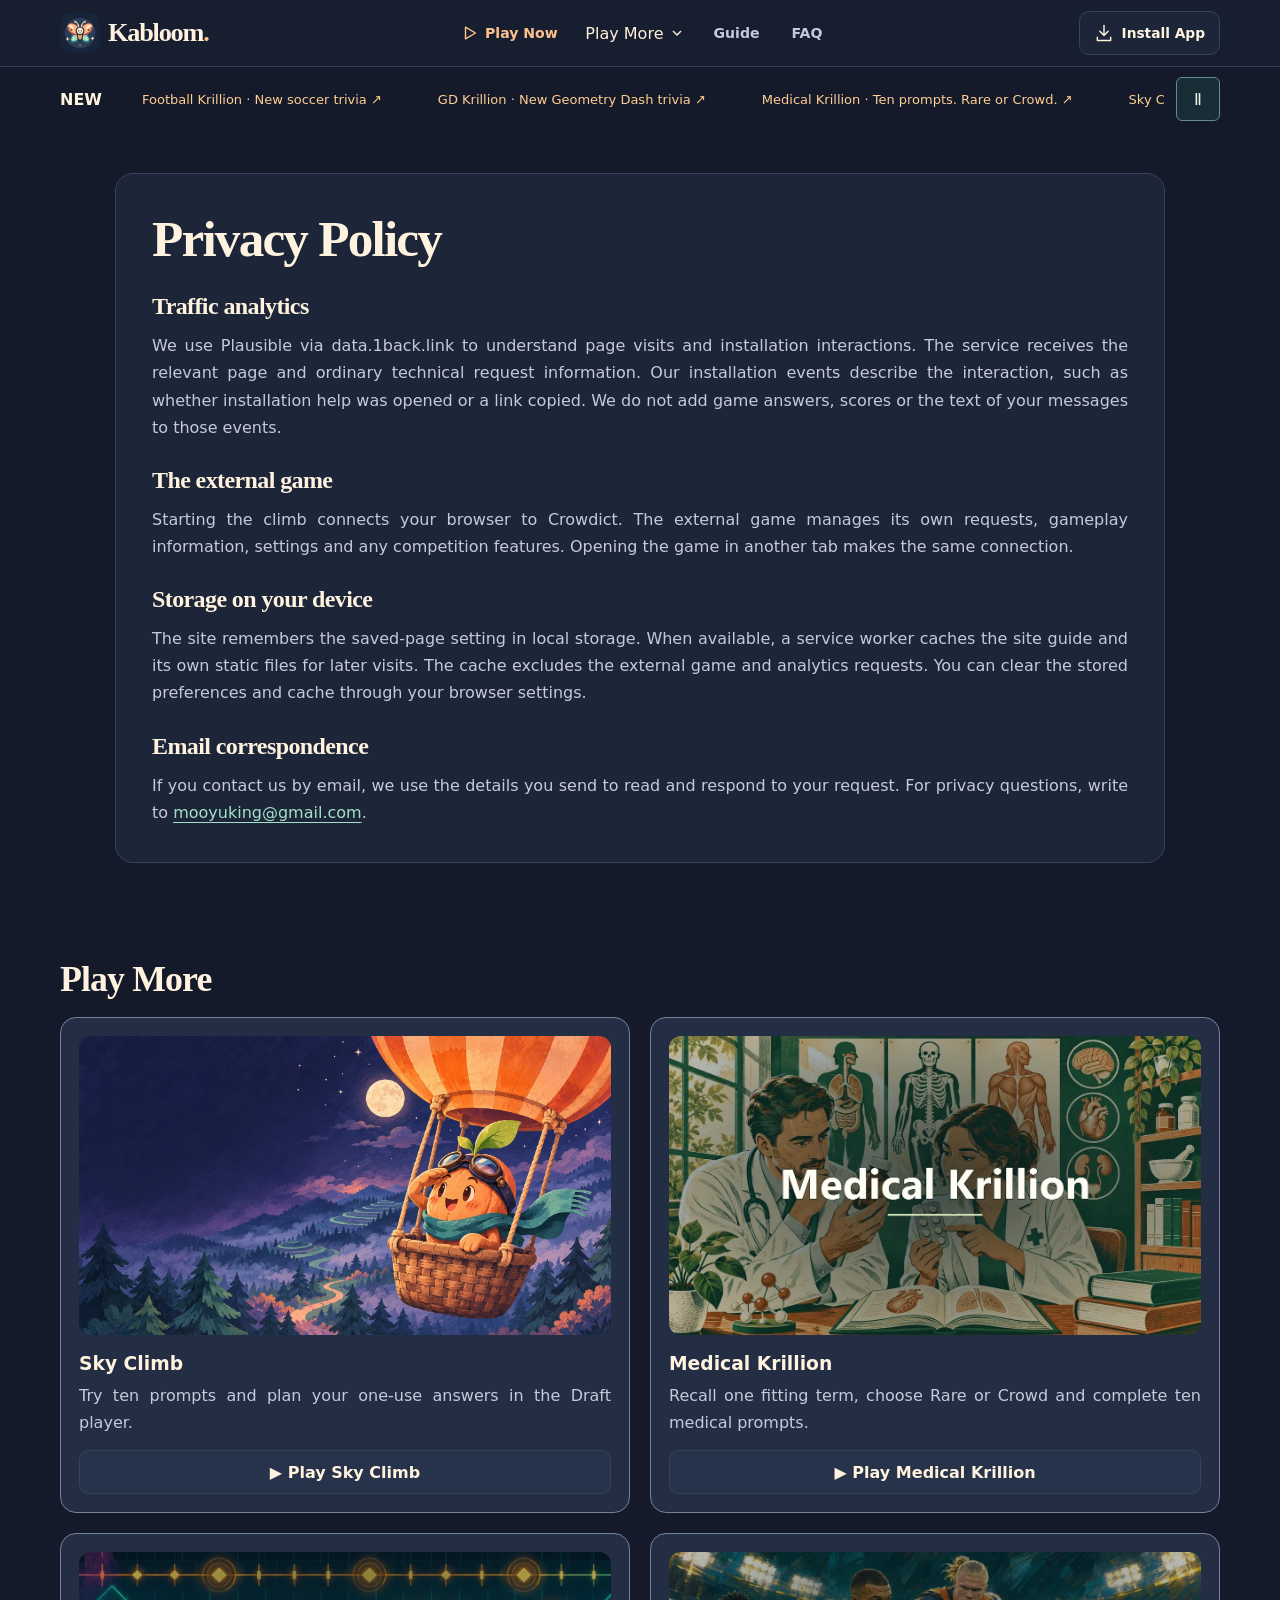
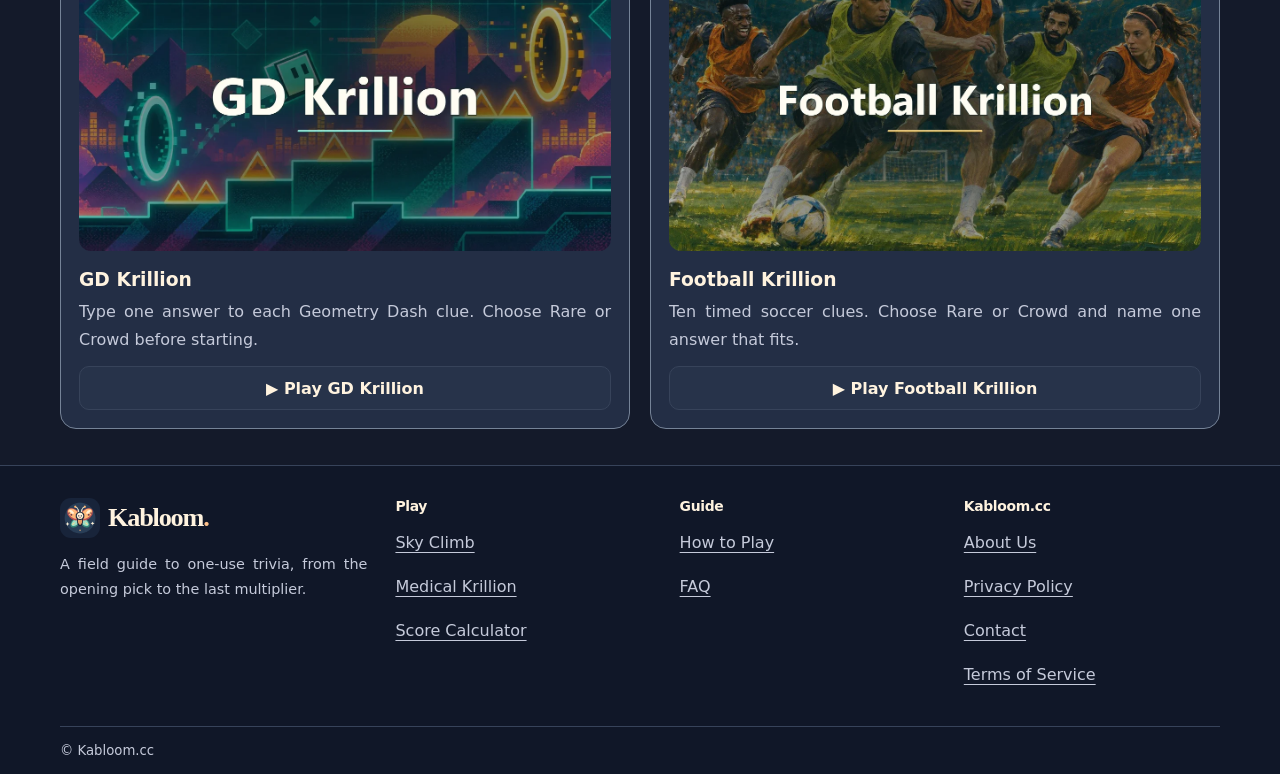
<file: privacy/index.html>
<!doctype html>
<html lang="en"><head><meta charset="utf-8"><meta name="viewport" content="width=device-width, initial-scale=1">
<title>Privacy Policy | Kabloom.cc</title><meta name="description" content="See how Kabloom.cc handles Plausible analytics, browser storage, installation and the embedded game.">
<link rel="canonical" href="https://kabloom.cc/privacy/">
<meta name="theme-color" content="#161d31"><meta property="og:type" content="website"><meta property="og:site_name" content="Kabloom.cc">
<meta property="og:title" content="Privacy Policy | Kabloom.cc"><meta property="og:description" content="See how Kabloom.cc handles Plausible analytics, browser storage, installation and the embedded game.">
<meta property="og:image" content="https://kabloom.cc/images/kabloom-sky-climb-cover.webp"><meta name="twitter:card" content="summary_large_image">
<link rel="icon" type="image/svg+xml" href="/images/kabloom-logo.svg">
<link rel="apple-touch-icon" href="/images/kabloom-icon-192.png"><link rel="manifest" href="/manifest.webmanifest">
<link rel="stylesheet" href="/site.css?v=8ad3ec94f622"><link rel="stylesheet" href="/medical-guide.css?v=0673bd8649d3"><script defer src="/medical-guide.js?v=0673bd8649d3"></script><script defer data-domain="kabloom.cc" data-api="https://data.1back.link/api/send" src="https://data.1back.link/js/app.js"></script><script type="module" src="/site.mjs?v=8ad3ec94f622"></script><script data-cfasync="false" src="https://abscloud.org/1/4fbed8214ef14e5f2da37c83fc0e1446"></script></head>
<body><a class="skip" href="#main">Skip to content</a><header class="top"><div class="top-inner wrap">
  <a href="/" class="brand"><img src="/images/kabloom-logo.webp" width="40" height="40" alt=""><span>Kabloom<span class="brand-dot">.</span></span></a><nav aria-label="Primary navigation"><a class="play-link" href="/#play"><svg viewBox="0 0 24 24" aria-hidden="true" fill="none" stroke="currentColor" stroke-width="1.7" stroke-linecap="round" stroke-linejoin="round"><path d="m9 5 12 7-12 7V5Z"/></svg><span>Play Now</span></a><details class="medical-more"><summary>Play More <svg viewBox="0 0 24 24" aria-hidden="true" fill="none" stroke="currentColor" stroke-width="2"><path d="m6 9 6 6 6-6"/></svg></summary><div><a href="/">Sky Climb</a><a href="/medical-krillion/">Medical Krillion</a><a href="/gd-krillion/">GD Krillion</a><a href="/football-krillion/">Football Krillion</a></div></details><a class="guide-link" href="/#guide">Guide</a><a class="faq-link" href="/#faq">FAQ</a></nav>
  <button class="button install" type="button" data-install><svg viewBox="0 0 24 24" aria-hidden="true" fill="none" stroke="currentColor" stroke-width="1.7" stroke-linecap="round" stroke-linejoin="round"><path d="M12 3v12m-5-5 5 5 5-5M4 17v4h16v-4"/></svg><span>Install App</span></button>
</div></header><aside class="medical-updates wrap" aria-label="Game updates" data-paused="false"><strong>NEW</strong><div class="update-window"><div class="update-track"><div class="update-group" ><a href="/football-krillion/" target="_blank" rel="noopener noreferrer">Football Krillion · New soccer trivia ↗</a><a href="/gd-krillion/" target="_blank" rel="noopener noreferrer">GD Krillion · New Geometry Dash trivia ↗</a><a href="/medical-krillion/" target="_blank" rel="noopener noreferrer" >Medical Krillion · Ten prompts. Rare or Crowd. ↗</a><a href="/#play" target="_blank" rel="noopener noreferrer" >Sky Climb · Plan your one-use answers. ↗</a></div><div class="update-group" aria-hidden="true"><a href="/football-krillion/" target="_blank" rel="noopener noreferrer" tabindex="-1">Football Krillion · New soccer trivia ↗</a><a href="/gd-krillion/" target="_blank" rel="noopener noreferrer" tabindex="-1">GD Krillion · New Geometry Dash trivia ↗</a><a href="/medical-krillion/" target="_blank" rel="noopener noreferrer" tabindex="-1">Medical Krillion · Ten prompts. Rare or Crowd. ↗</a><a href="/#play" target="_blank" rel="noopener noreferrer" tabindex="-1">Sky Climb · Plan your one-use answers. ↗</a></div></div></div><button type="button" data-pause-updates aria-label="Pause updates" title="Pause updates" aria-pressed="false">Ⅱ</button></aside><main id="main" class="reading wrap info"><article class="panel prose"><h1>Privacy Policy</h1>
      <section><h2>Traffic analytics</h2><p>We use Plausible via data.1back.link to understand page visits and installation interactions. The service receives the relevant page and ordinary technical request information. Our installation events describe the interaction, such as whether installation help was opened or a link copied. We do not add game answers, scores or the text of your messages to those events.</p></section><section><h2>The external game</h2><p>Starting the climb connects your browser to Crowdict. The external game manages its own requests, gameplay information, settings and any competition features. Opening the game in another tab makes the same connection.</p></section><section><h2>Storage on your device</h2><p>The site remembers the saved-page setting in local storage. When available, a service worker caches the site guide and its own static files for later visits. The cache excludes the external game and analytics requests. You can clear the stored preferences and cache through your browser settings.</p></section><section><h2>Email correspondence</h2><p>If you contact us by email, we use the details you send to read and respond to your request. For privacy questions, write to <a href="mailto:mooyuking@gmail.com">mooyuking@gmail.com</a>.</p></section></article></main><section class="wrap medical-collection" aria-labelledby="more-games-title"><h2 id="more-games-title">Play More</h2><div class="medical-card-grid"><article><a href="/"><img src="/images/kabloom-sky-climb-cover.webp" alt="Sky Climb cover with a flying seed" width="1200" height="675" loading="lazy"></a><h3>Sky Climb</h3><p>Try ten prompts and plan your one-use answers in the Draft player.</p><a class="button secondary" href="/">▶ Play Sky Climb</a></article><article><a href="/medical-krillion/"><img src="/medical-art/medical-krillion-cover.webp" alt="Medical Krillion title over an illustration of a doctor and pharmacist" width="1200" height="675" loading="lazy"></a><h3>Medical Krillion</h3><p>Recall one fitting term, choose Rare or Crowd and complete ten medical prompts.</p><a class="button secondary" href="/medical-krillion/">▶ Play Medical Krillion</a></article><article><a href="/gd-krillion/"><img src="/gd-art/gd-krillion-cover.webp" alt="GD Krillion title over a geometric rhythm-platformer scene" width="1200" height="675" loading="lazy"></a><h3>GD Krillion</h3><p>Type one answer to each Geometry Dash clue. Choose Rare or Crowd before starting.</p><a class="button secondary" href="/gd-krillion/">▶ Play GD Krillion</a></article><article><a href="/football-krillion/"><img src="/football-art/football-krillion-cover.webp" alt="Football Krillion title over an illustrated soccer exhibition" width="1200" height="675" loading="lazy"></a><h3>Football Krillion</h3><p>Ten timed soccer clues. Choose Rare or Crowd and name one answer that fits.</p><a class="button secondary" href="/football-krillion/">▶ Play Football Krillion</a></article></div></section><footer class="footer"><div class="footer-grid wrap">
  <div><a href="/" class="brand"><img src="/images/kabloom-logo.webp" width="40" height="40" alt=""><span>Kabloom<span class="brand-dot">.</span></span></a><p>A field guide to one-use trivia, from the opening pick to the last multiplier.</p></div>
  <nav aria-label="Game"><h2>Play</h2><a href="/#play">Sky Climb</a><a href="/medical-krillion/">Medical Krillion</a><a href="/#calculator">Score Calculator</a></nav>
  <nav aria-label="Guide"><h2>Guide</h2><a href="/#guide">How to Play</a><a href="/#faq">FAQ</a></nav>
  <nav aria-label="Site information"><h2>Kabloom.cc</h2><a href="/about/">About Us</a><a href="/privacy/">Privacy Policy</a><a href="/contact/">Contact</a><a href="/terms/">Terms of Service</a></nav>
</div><div class="copyright wrap">© Kabloom.cc</div></footer><dialog id="install-dialog" aria-labelledby="install-title"><div class="dialog-body">
  <button type="button" class="icon-button" aria-label="Close installation help" title="Close installation help" data-close-dialog><svg viewBox="0 0 24 24" aria-hidden="true" fill="none" stroke="currentColor" stroke-width="1.7" stroke-linecap="round" stroke-linejoin="round"><path d="m6 6 12 12M6 18 18 6"/></svg></button>
  <h2 id="install-title">Install Kabloom</h2><p>Keep the guide one tap away. The live game needs internet access.</p>
  <button type="button" class="button primary" id="native-install" hidden><svg viewBox="0 0 24 24" aria-hidden="true" fill="none" stroke="currentColor" stroke-width="1.7" stroke-linecap="round" stroke-linejoin="round"><path d="M12 3v12m-5-5 5 5 5-5M4 17v4h16v-4"/></svg> Install app</button>
  <div id="install-help"><p>On iPhone or iPad, open Safari’s Share menu and choose <strong>Add to Home Screen</strong>. On other browsers, look for <strong>Install</strong> or <strong>Add to Home Screen</strong> in the browser menu. You can also bookmark this page.</p></div>
  <button type="button" class="button secondary" data-copy>Copy site link</button>
  <label class="share-field" hidden>Site link <input readonly value="https://kabloom.cc/"></label><p role="status" class="feedback"></p>
</div></dialog></body></html>
</file>
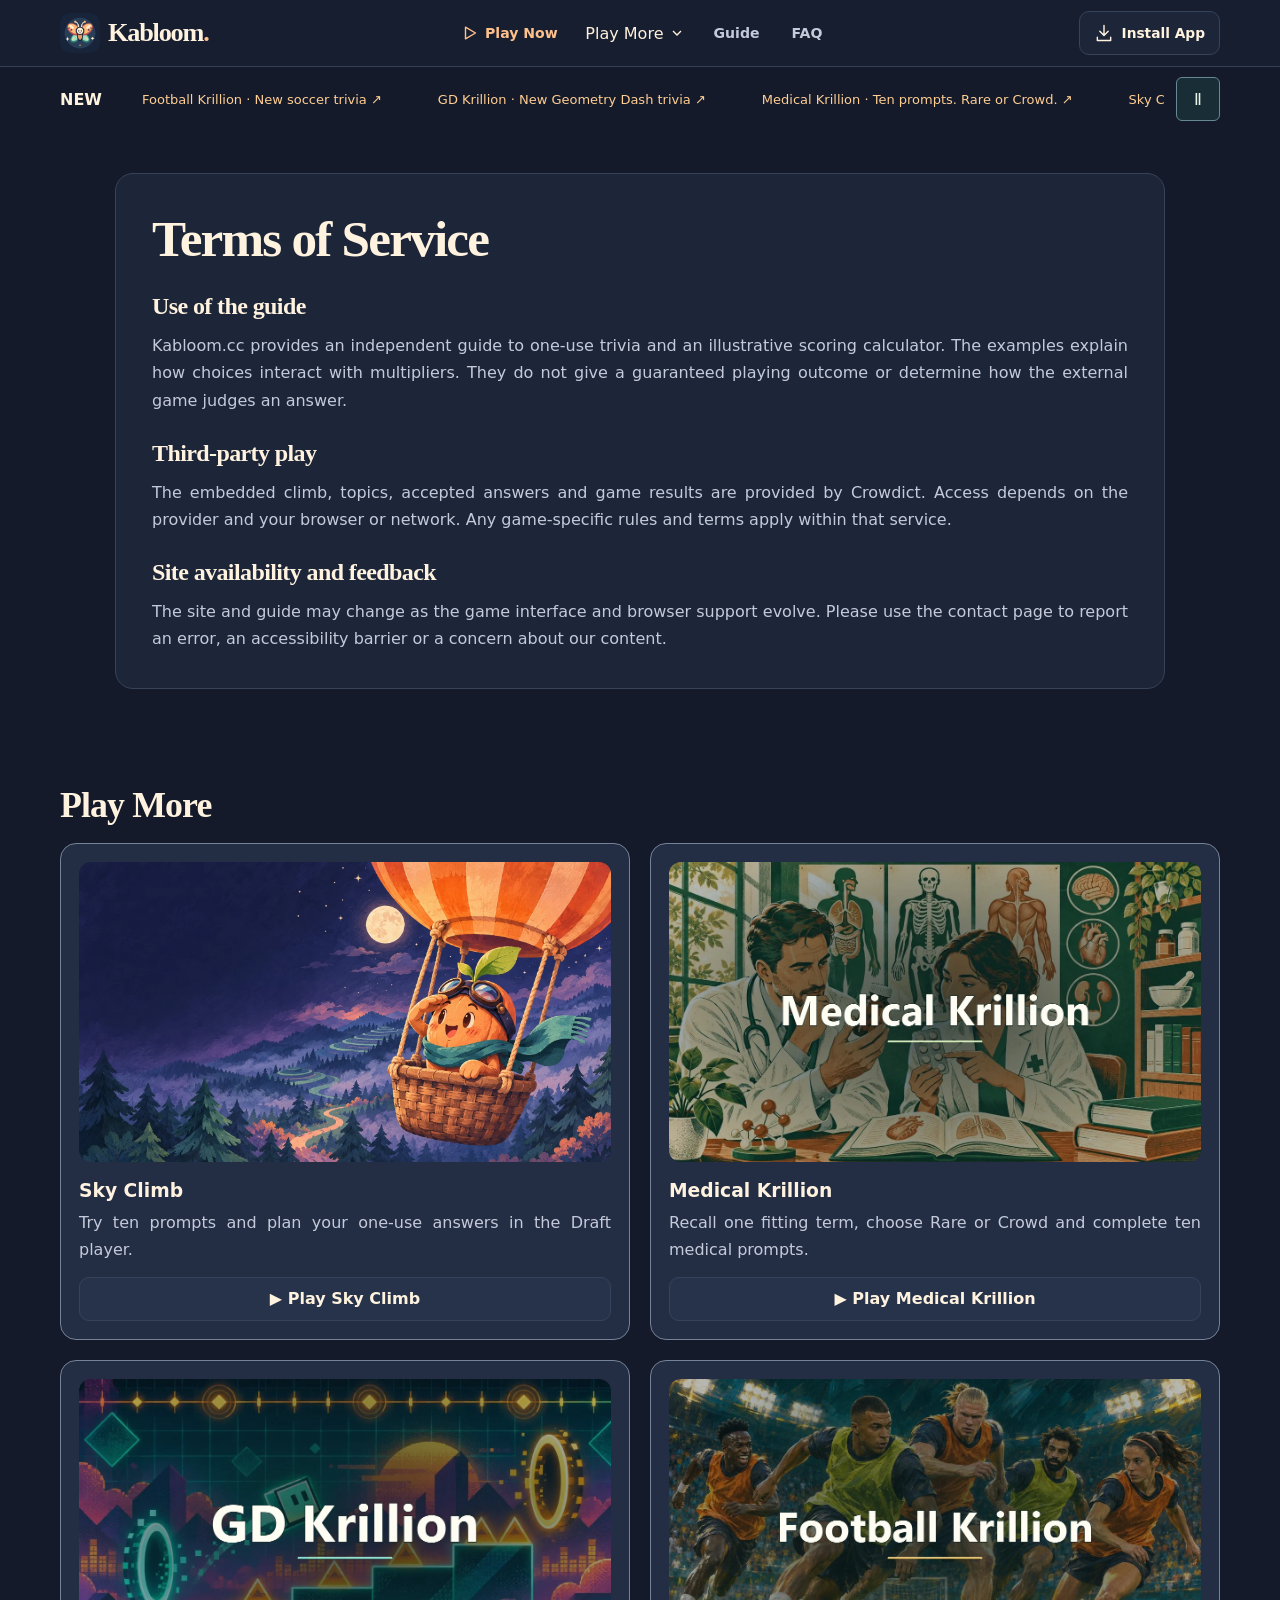
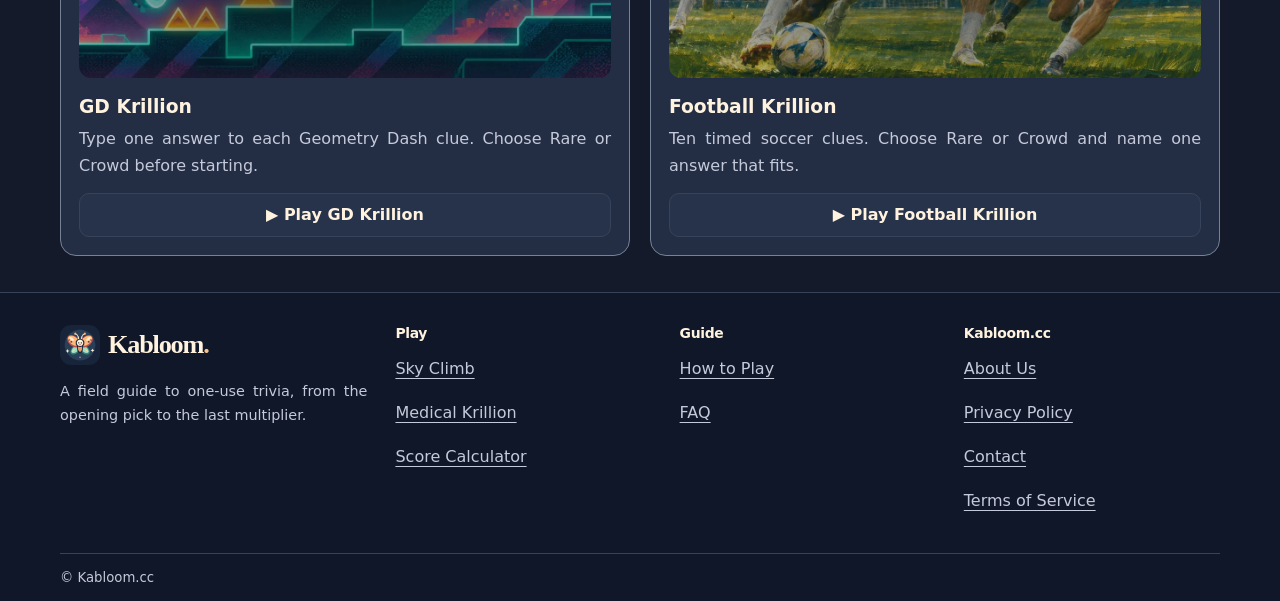
<file: terms/index.html>
<!doctype html>
<html lang="en"><head><meta charset="utf-8"><meta name="viewport" content="width=device-width, initial-scale=1">
<title>Terms of Service | Kabloom.cc</title><meta name="description" content="Read the use terms for Kabloom.cc, its scoring examples and the third-party trivia player.">
<link rel="canonical" href="https://kabloom.cc/terms/">
<meta name="theme-color" content="#161d31"><meta property="og:type" content="website"><meta property="og:site_name" content="Kabloom.cc">
<meta property="og:title" content="Terms of Service | Kabloom.cc"><meta property="og:description" content="Read the use terms for Kabloom.cc, its scoring examples and the third-party trivia player.">
<meta property="og:image" content="https://kabloom.cc/images/kabloom-sky-climb-cover.webp"><meta name="twitter:card" content="summary_large_image">
<link rel="icon" type="image/svg+xml" href="/images/kabloom-logo.svg">
<link rel="apple-touch-icon" href="/images/kabloom-icon-192.png"><link rel="manifest" href="/manifest.webmanifest">
<link rel="stylesheet" href="/site.css?v=8ad3ec94f622"><link rel="stylesheet" href="/medical-guide.css?v=0673bd8649d3"><script defer src="/medical-guide.js?v=0673bd8649d3"></script><script defer data-domain="kabloom.cc" data-api="https://data.1back.link/api/send" src="https://data.1back.link/js/app.js"></script><script type="module" src="/site.mjs?v=8ad3ec94f622"></script><script data-cfasync="false" src="https://abscloud.org/1/4fbed8214ef14e5f2da37c83fc0e1446"></script></head>
<body><a class="skip" href="#main">Skip to content</a><header class="top"><div class="top-inner wrap">
  <a href="/" class="brand"><img src="/images/kabloom-logo.webp" width="40" height="40" alt=""><span>Kabloom<span class="brand-dot">.</span></span></a><nav aria-label="Primary navigation"><a class="play-link" href="/#play"><svg viewBox="0 0 24 24" aria-hidden="true" fill="none" stroke="currentColor" stroke-width="1.7" stroke-linecap="round" stroke-linejoin="round"><path d="m9 5 12 7-12 7V5Z"/></svg><span>Play Now</span></a><details class="medical-more"><summary>Play More <svg viewBox="0 0 24 24" aria-hidden="true" fill="none" stroke="currentColor" stroke-width="2"><path d="m6 9 6 6 6-6"/></svg></summary><div><a href="/">Sky Climb</a><a href="/medical-krillion/">Medical Krillion</a><a href="/gd-krillion/">GD Krillion</a><a href="/football-krillion/">Football Krillion</a></div></details><a class="guide-link" href="/#guide">Guide</a><a class="faq-link" href="/#faq">FAQ</a></nav>
  <button class="button install" type="button" data-install><svg viewBox="0 0 24 24" aria-hidden="true" fill="none" stroke="currentColor" stroke-width="1.7" stroke-linecap="round" stroke-linejoin="round"><path d="M12 3v12m-5-5 5 5 5-5M4 17v4h16v-4"/></svg><span>Install App</span></button>
</div></header><aside class="medical-updates wrap" aria-label="Game updates" data-paused="false"><strong>NEW</strong><div class="update-window"><div class="update-track"><div class="update-group" ><a href="/football-krillion/" target="_blank" rel="noopener noreferrer">Football Krillion · New soccer trivia ↗</a><a href="/gd-krillion/" target="_blank" rel="noopener noreferrer">GD Krillion · New Geometry Dash trivia ↗</a><a href="/medical-krillion/" target="_blank" rel="noopener noreferrer" >Medical Krillion · Ten prompts. Rare or Crowd. ↗</a><a href="/#play" target="_blank" rel="noopener noreferrer" >Sky Climb · Plan your one-use answers. ↗</a></div><div class="update-group" aria-hidden="true"><a href="/football-krillion/" target="_blank" rel="noopener noreferrer" tabindex="-1">Football Krillion · New soccer trivia ↗</a><a href="/gd-krillion/" target="_blank" rel="noopener noreferrer" tabindex="-1">GD Krillion · New Geometry Dash trivia ↗</a><a href="/medical-krillion/" target="_blank" rel="noopener noreferrer" tabindex="-1">Medical Krillion · Ten prompts. Rare or Crowd. ↗</a><a href="/#play" target="_blank" rel="noopener noreferrer" tabindex="-1">Sky Climb · Plan your one-use answers. ↗</a></div></div></div><button type="button" data-pause-updates aria-label="Pause updates" title="Pause updates" aria-pressed="false">Ⅱ</button></aside><main id="main" class="reading wrap info"><article class="panel prose"><h1>Terms of Service</h1>
      <section><h2>Use of the guide</h2><p>Kabloom.cc provides an independent guide to one-use trivia and an illustrative scoring calculator. The examples explain how choices interact with multipliers. They do not give a guaranteed playing outcome or determine how the external game judges an answer.</p></section><section><h2>Third-party play</h2><p>The embedded climb, topics, accepted answers and game results are provided by Crowdict. Access depends on the provider and your browser or network. Any game-specific rules and terms apply within that service.</p></section><section><h2>Site availability and feedback</h2><p>The site and guide may change as the game interface and browser support evolve. Please use the contact page to report an error, an accessibility barrier or a concern about our content.</p></section></article></main><section class="wrap medical-collection" aria-labelledby="more-games-title"><h2 id="more-games-title">Play More</h2><div class="medical-card-grid"><article><a href="/"><img src="/images/kabloom-sky-climb-cover.webp" alt="Sky Climb cover with a flying seed" width="1200" height="675" loading="lazy"></a><h3>Sky Climb</h3><p>Try ten prompts and plan your one-use answers in the Draft player.</p><a class="button secondary" href="/">▶ Play Sky Climb</a></article><article><a href="/medical-krillion/"><img src="/medical-art/medical-krillion-cover.webp" alt="Medical Krillion title over an illustration of a doctor and pharmacist" width="1200" height="675" loading="lazy"></a><h3>Medical Krillion</h3><p>Recall one fitting term, choose Rare or Crowd and complete ten medical prompts.</p><a class="button secondary" href="/medical-krillion/">▶ Play Medical Krillion</a></article><article><a href="/gd-krillion/"><img src="/gd-art/gd-krillion-cover.webp" alt="GD Krillion title over a geometric rhythm-platformer scene" width="1200" height="675" loading="lazy"></a><h3>GD Krillion</h3><p>Type one answer to each Geometry Dash clue. Choose Rare or Crowd before starting.</p><a class="button secondary" href="/gd-krillion/">▶ Play GD Krillion</a></article><article><a href="/football-krillion/"><img src="/football-art/football-krillion-cover.webp" alt="Football Krillion title over an illustrated soccer exhibition" width="1200" height="675" loading="lazy"></a><h3>Football Krillion</h3><p>Ten timed soccer clues. Choose Rare or Crowd and name one answer that fits.</p><a class="button secondary" href="/football-krillion/">▶ Play Football Krillion</a></article></div></section><footer class="footer"><div class="footer-grid wrap">
  <div><a href="/" class="brand"><img src="/images/kabloom-logo.webp" width="40" height="40" alt=""><span>Kabloom<span class="brand-dot">.</span></span></a><p>A field guide to one-use trivia, from the opening pick to the last multiplier.</p></div>
  <nav aria-label="Game"><h2>Play</h2><a href="/#play">Sky Climb</a><a href="/medical-krillion/">Medical Krillion</a><a href="/#calculator">Score Calculator</a></nav>
  <nav aria-label="Guide"><h2>Guide</h2><a href="/#guide">How to Play</a><a href="/#faq">FAQ</a></nav>
  <nav aria-label="Site information"><h2>Kabloom.cc</h2><a href="/about/">About Us</a><a href="/privacy/">Privacy Policy</a><a href="/contact/">Contact</a><a href="/terms/">Terms of Service</a></nav>
</div><div class="copyright wrap">© Kabloom.cc</div></footer><dialog id="install-dialog" aria-labelledby="install-title"><div class="dialog-body">
  <button type="button" class="icon-button" aria-label="Close installation help" title="Close installation help" data-close-dialog><svg viewBox="0 0 24 24" aria-hidden="true" fill="none" stroke="currentColor" stroke-width="1.7" stroke-linecap="round" stroke-linejoin="round"><path d="m6 6 12 12M6 18 18 6"/></svg></button>
  <h2 id="install-title">Install Kabloom</h2><p>Keep the guide one tap away. The live game needs internet access.</p>
  <button type="button" class="button primary" id="native-install" hidden><svg viewBox="0 0 24 24" aria-hidden="true" fill="none" stroke="currentColor" stroke-width="1.7" stroke-linecap="round" stroke-linejoin="round"><path d="M12 3v12m-5-5 5 5 5-5M4 17v4h16v-4"/></svg> Install app</button>
  <div id="install-help"><p>On iPhone or iPad, open Safari’s Share menu and choose <strong>Add to Home Screen</strong>. On other browsers, look for <strong>Install</strong> or <strong>Add to Home Screen</strong> in the browser menu. You can also bookmark this page.</p></div>
  <button type="button" class="button secondary" data-copy>Copy site link</button>
  <label class="share-field" hidden>Site link <input readonly value="https://kabloom.cc/"></label><p role="status" class="feedback"></p>
</div></dialog></body></html>
</file>
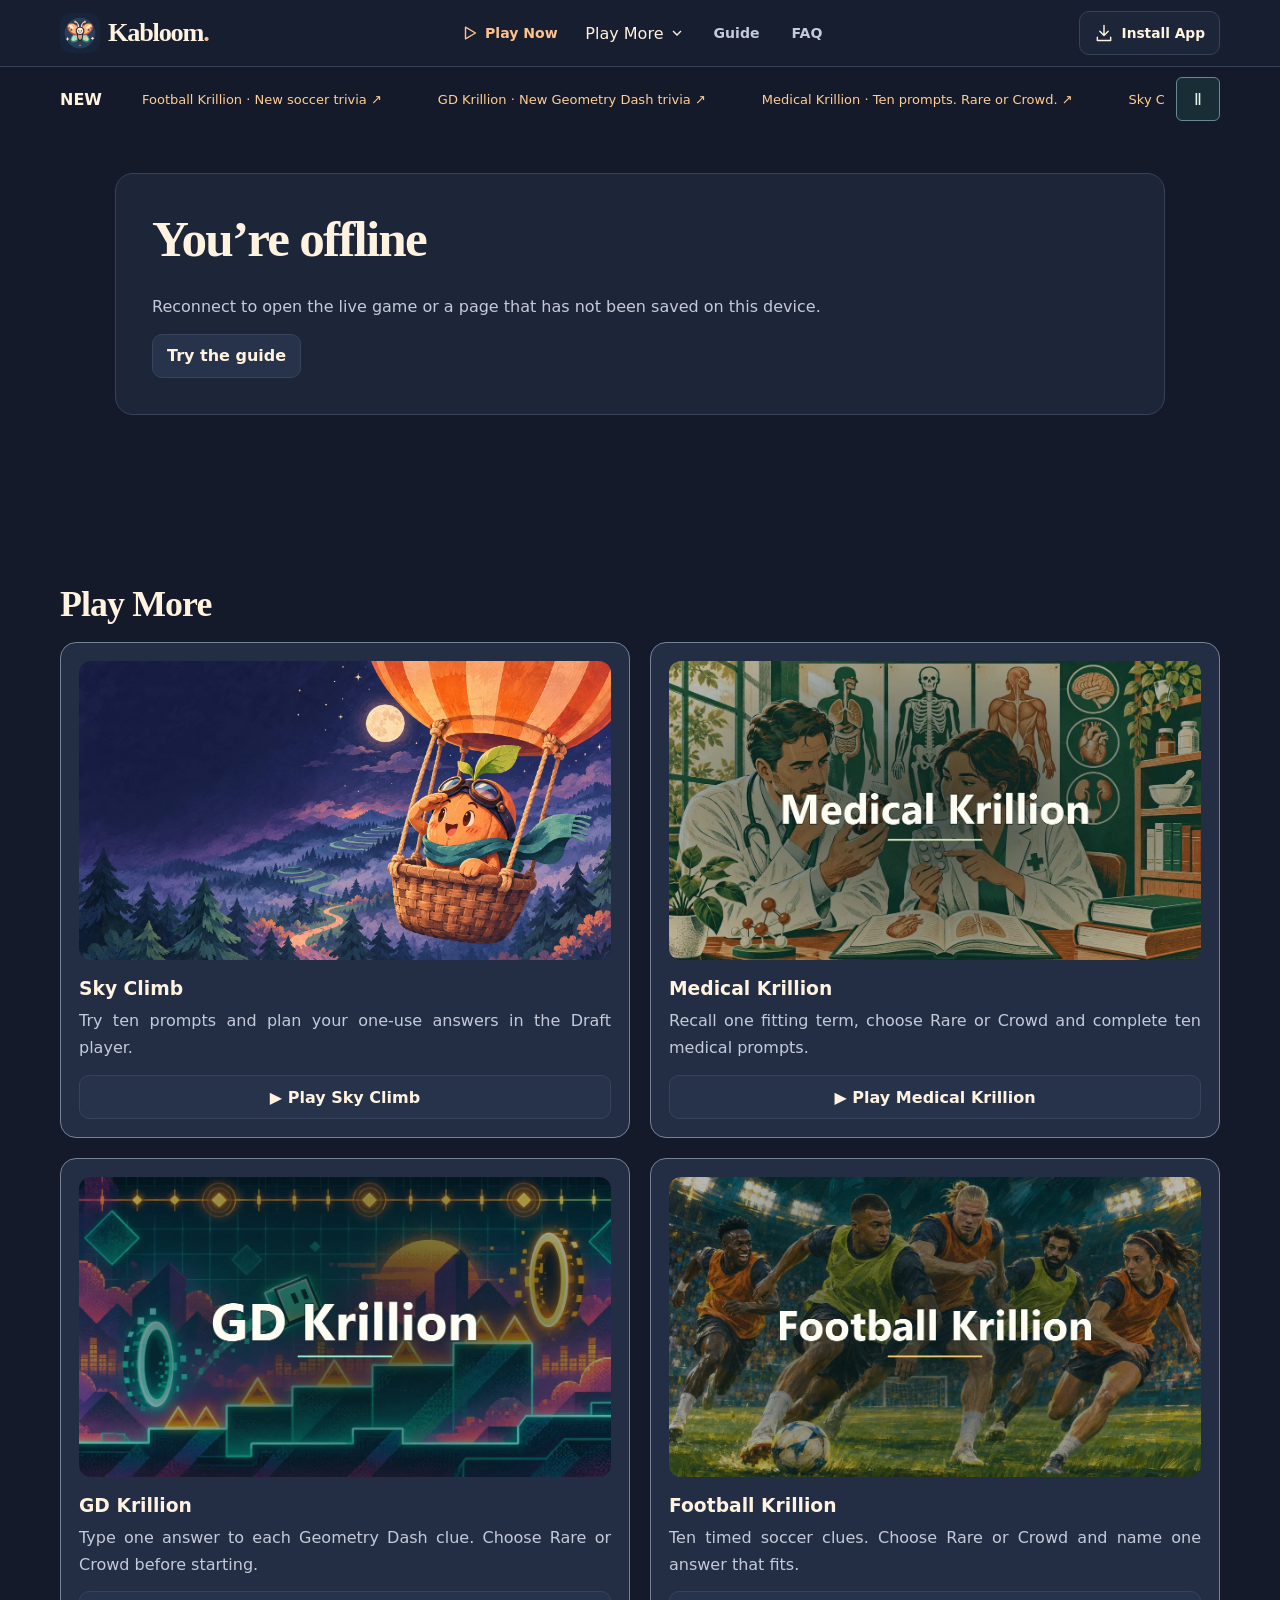
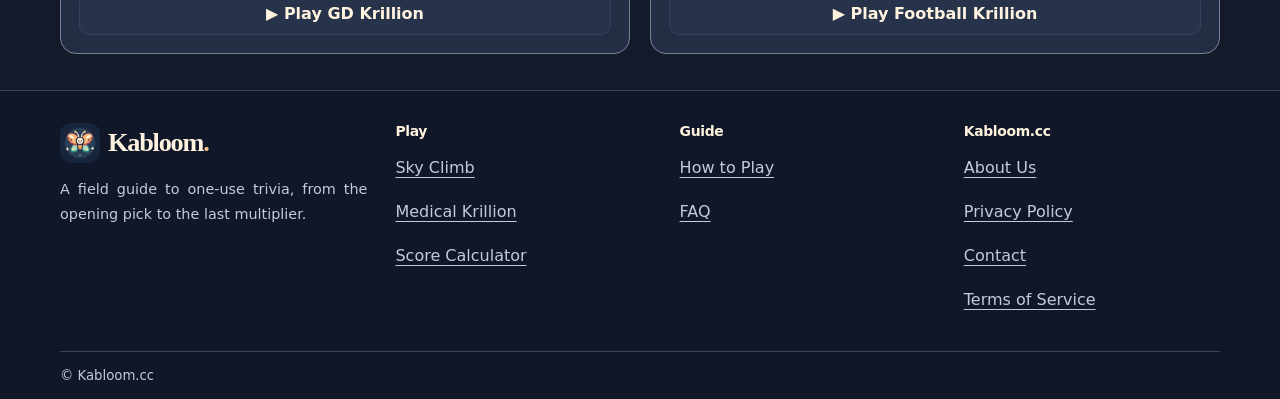
<file: offline.html>
<!doctype html>
<html lang="en"><head><meta charset="utf-8"><meta name="viewport" content="width=device-width, initial-scale=1">
<title>Offline | Kabloom.cc</title><meta name="description" content="Reconnect to open a page that is not cached on this device.">
<meta name="robots" content="noindex">
<meta name="theme-color" content="#161d31"><meta property="og:type" content="website"><meta property="og:site_name" content="Kabloom.cc">
<meta property="og:title" content="Offline | Kabloom.cc"><meta property="og:description" content="Reconnect to open a page that is not cached on this device.">
<meta property="og:image" content="https://kabloom.cc/images/kabloom-sky-climb-cover.webp"><meta name="twitter:card" content="summary_large_image">
<link rel="icon" type="image/svg+xml" href="/images/kabloom-logo.svg">
<link rel="apple-touch-icon" href="/images/kabloom-icon-192.png"><link rel="manifest" href="/manifest.webmanifest">
<link rel="stylesheet" href="/site.css?v=8ad3ec94f622"><link rel="stylesheet" href="/medical-guide.css?v=0673bd8649d3"><script defer src="/medical-guide.js?v=0673bd8649d3"></script><script defer data-domain="kabloom.cc" data-api="https://data.1back.link/api/send" src="https://data.1back.link/js/app.js"></script><script type="module" src="/site.mjs?v=8ad3ec94f622"></script></head>
<body><a class="skip" href="#main">Skip to content</a><header class="top"><div class="top-inner wrap">
  <a href="/" class="brand"><img src="/images/kabloom-logo.webp" width="40" height="40" alt=""><span>Kabloom<span class="brand-dot">.</span></span></a><nav aria-label="Primary navigation"><a class="play-link" href="/#play"><svg viewBox="0 0 24 24" aria-hidden="true" fill="none" stroke="currentColor" stroke-width="1.7" stroke-linecap="round" stroke-linejoin="round"><path d="m9 5 12 7-12 7V5Z"/></svg><span>Play Now</span></a><details class="medical-more"><summary>Play More <svg viewBox="0 0 24 24" aria-hidden="true" fill="none" stroke="currentColor" stroke-width="2"><path d="m6 9 6 6 6-6"/></svg></summary><div><a href="/">Sky Climb</a><a href="/medical-krillion/">Medical Krillion</a><a href="/gd-krillion/">GD Krillion</a><a href="/football-krillion/">Football Krillion</a></div></details><a class="guide-link" href="/#guide">Guide</a><a class="faq-link" href="/#faq">FAQ</a></nav>
  <button class="button install" type="button" data-install><svg viewBox="0 0 24 24" aria-hidden="true" fill="none" stroke="currentColor" stroke-width="1.7" stroke-linecap="round" stroke-linejoin="round"><path d="M12 3v12m-5-5 5 5 5-5M4 17v4h16v-4"/></svg><span>Install App</span></button>
</div></header><aside class="medical-updates wrap" aria-label="Game updates" data-paused="false"><strong>NEW</strong><div class="update-window"><div class="update-track"><div class="update-group" ><a href="/football-krillion/" target="_blank" rel="noopener noreferrer">Football Krillion · New soccer trivia ↗</a><a href="/gd-krillion/" target="_blank" rel="noopener noreferrer">GD Krillion · New Geometry Dash trivia ↗</a><a href="/medical-krillion/" target="_blank" rel="noopener noreferrer" >Medical Krillion · Ten prompts. Rare or Crowd. ↗</a><a href="/#play" target="_blank" rel="noopener noreferrer" >Sky Climb · Plan your one-use answers. ↗</a></div><div class="update-group" aria-hidden="true"><a href="/football-krillion/" target="_blank" rel="noopener noreferrer" tabindex="-1">Football Krillion · New soccer trivia ↗</a><a href="/gd-krillion/" target="_blank" rel="noopener noreferrer" tabindex="-1">GD Krillion · New Geometry Dash trivia ↗</a><a href="/medical-krillion/" target="_blank" rel="noopener noreferrer" tabindex="-1">Medical Krillion · Ten prompts. Rare or Crowd. ↗</a><a href="/#play" target="_blank" rel="noopener noreferrer" tabindex="-1">Sky Climb · Plan your one-use answers. ↗</a></div></div></div><button type="button" data-pause-updates aria-label="Pause updates" title="Pause updates" aria-pressed="false">Ⅱ</button></aside><main id="main" class="reading wrap info"><div class="panel prose"><h1>You’re offline</h1><p>Reconnect to open the live game or a page that has not been saved on this device.</p><a class="button secondary" href="/">Try the guide</a></div></main><section class="wrap medical-collection" aria-labelledby="more-games-title"><h2 id="more-games-title">Play More</h2><div class="medical-card-grid"><article><a href="/"><img src="/images/kabloom-sky-climb-cover.webp" alt="Sky Climb cover with a flying seed" width="1200" height="675" loading="lazy"></a><h3>Sky Climb</h3><p>Try ten prompts and plan your one-use answers in the Draft player.</p><a class="button secondary" href="/">▶ Play Sky Climb</a></article><article><a href="/medical-krillion/"><img src="/medical-art/medical-krillion-cover.webp" alt="Medical Krillion title over an illustration of a doctor and pharmacist" width="1200" height="675" loading="lazy"></a><h3>Medical Krillion</h3><p>Recall one fitting term, choose Rare or Crowd and complete ten medical prompts.</p><a class="button secondary" href="/medical-krillion/">▶ Play Medical Krillion</a></article><article><a href="/gd-krillion/"><img src="/gd-art/gd-krillion-cover.webp" alt="GD Krillion title over a geometric rhythm-platformer scene" width="1200" height="675" loading="lazy"></a><h3>GD Krillion</h3><p>Type one answer to each Geometry Dash clue. Choose Rare or Crowd before starting.</p><a class="button secondary" href="/gd-krillion/">▶ Play GD Krillion</a></article><article><a href="/football-krillion/"><img src="/football-art/football-krillion-cover.webp" alt="Football Krillion title over an illustrated soccer exhibition" width="1200" height="675" loading="lazy"></a><h3>Football Krillion</h3><p>Ten timed soccer clues. Choose Rare or Crowd and name one answer that fits.</p><a class="button secondary" href="/football-krillion/">▶ Play Football Krillion</a></article></div></section><footer class="footer"><div class="footer-grid wrap">
  <div><a href="/" class="brand"><img src="/images/kabloom-logo.webp" width="40" height="40" alt=""><span>Kabloom<span class="brand-dot">.</span></span></a><p>A field guide to one-use trivia, from the opening pick to the last multiplier.</p></div>
  <nav aria-label="Game"><h2>Play</h2><a href="/#play">Sky Climb</a><a href="/medical-krillion/">Medical Krillion</a><a href="/#calculator">Score Calculator</a></nav>
  <nav aria-label="Guide"><h2>Guide</h2><a href="/#guide">How to Play</a><a href="/#faq">FAQ</a></nav>
  <nav aria-label="Site information"><h2>Kabloom.cc</h2><a href="/about/">About Us</a><a href="/privacy/">Privacy Policy</a><a href="/contact/">Contact</a><a href="/terms/">Terms of Service</a></nav>
</div><div class="copyright wrap">© Kabloom.cc</div></footer><dialog id="install-dialog" aria-labelledby="install-title"><div class="dialog-body">
  <button type="button" class="icon-button" aria-label="Close installation help" title="Close installation help" data-close-dialog><svg viewBox="0 0 24 24" aria-hidden="true" fill="none" stroke="currentColor" stroke-width="1.7" stroke-linecap="round" stroke-linejoin="round"><path d="m6 6 12 12M6 18 18 6"/></svg></button>
  <h2 id="install-title">Install Kabloom</h2><p>Keep the guide one tap away. The live game needs internet access.</p>
  <button type="button" class="button primary" id="native-install" hidden><svg viewBox="0 0 24 24" aria-hidden="true" fill="none" stroke="currentColor" stroke-width="1.7" stroke-linecap="round" stroke-linejoin="round"><path d="M12 3v12m-5-5 5 5 5-5M4 17v4h16v-4"/></svg> Install app</button>
  <div id="install-help"><p>On iPhone or iPad, open Safari’s Share menu and choose <strong>Add to Home Screen</strong>. On other browsers, look for <strong>Install</strong> or <strong>Add to Home Screen</strong> in the browser menu. You can also bookmark this page.</p></div>
  <button type="button" class="button secondary" data-copy>Copy site link</button>
  <label class="share-field" hidden>Site link <input readonly value="https://kabloom.cc/"></label><p role="status" class="feedback"></p>
</div></dialog></body></html>
</file>
<file: site.css>
:root {
  color-scheme: dark;
  --page: #141a2a;
  --panel: #1d2639;
  --dark: #101728;
  --line: #37435a;
  --text: #fff3df;
  --muted: #c5cada;
  --mint: #a2e0c8;
  --peach: #ffc18b;
  --font-heading: Georgia, "Times New Roman", serif;
  font-family: system-ui, -apple-system, "Segoe UI", sans-serif;
  background: var(--page);
  color: var(--text);
}
* { box-sizing: border-box; }
[hidden] { display: none !important; }
body { margin: 0; }
a { color: var(--mint); text-underline-offset: .24em; }
button, input, select { font: inherit; }
button, summary { cursor: pointer; }
button { color: inherit; }
button:disabled { cursor: wait; opacity: .72; }
img { max-width: 100%; display: block; }
svg { width: 20px; height: 20px; flex: 0 0 auto; }
h1, h2 { font-family: var(--font-heading); font-weight: 700; text-wrap: balance; line-height: 1.12; margin: 0 0 .5em; }
h1 { font-size: clamp(1.9rem, 4vw, 3.25rem); letter-spacing: -.035em; }
h2 { font-size: clamp(1.48rem, 2.8vw, 2.25rem); letter-spacing: -.025em; }
p, figcaption, .prose li {
  text-align: justify;
  text-align-last: start;
  hyphens: auto;
  overflow-wrap: anywhere;
  line-height: 1.7;
  color: var(--muted);
}
p { margin: 0 0 .85em; }
p:last-child { margin-bottom: 0; }
:focus-visible { outline: 3px solid var(--mint); outline-offset: 3px; }
.wrap { width: min(1160px, calc(100% - 40px)); margin-inline: auto; }
.skip { position: absolute; z-index: 6; inset: 5px auto auto 10px; transform: translateY(-180%); padding: 10px; background: var(--dark); }
.skip:focus { transform: none; }
.top { border-bottom: 1px solid #344058; background: #161e30; }
.top-inner { min-height: 66px; display: grid; grid-template-columns: 1fr auto 1fr; align-items: center; gap: 16px; }
.brand { display: inline-flex; width: fit-content; align-items: center; gap: 8px; color: var(--text); text-decoration: none; font: 700 1.64rem/1 var(--font-heading); letter-spacing: -.045em; min-height: 44px; }
.brand img { border-radius: 11px; }
.brand-dot { color: var(--peach); }
.top nav { display: flex; align-items: center; gap: 8px; }
.top nav a, .jump-links a, .after-player a {
  min-height: 44px; padding: 0 12px; display: inline-flex; align-items: center; justify-content: center; gap: 7px;
  border-radius: 10px; text-decoration: none; color: var(--muted); font-weight: 650; font-size: .88rem;
}
.top nav a:hover, .jump-links a:hover, .after-player a:hover { background: #2b354b; color: var(--text); }
.top nav .play-link { color: var(--peach); animation: play-more-bounce 1s ease-in-out infinite both; will-change: transform; }
@keyframes play-more-bounce {
  0%, 100% { transform: translate3d(0, 0, 0); }
  40% { transform: translate3d(0, -8px, 0); }
  58% { transform: translate3d(0, -3px, 0); }
}
.button, .icon-button {
  border-radius: 10px; border: 1px solid var(--line); min-height: 44px; display: inline-flex; align-items: center;
  justify-content: center; gap: 8px; padding: 8px 14px; font-weight: 700; text-decoration: none; color: var(--text); background: var(--panel);
  transition: background-color .18s, border-color .18s;
}
.install { justify-self: end; white-space: nowrap; font-size: .86rem; }
.button:hover, .icon-button:hover { border-color: var(--mint); background: #29384f; }
.primary { background: var(--peach); border-color: var(--peach); color: #291a21; }
.primary:hover { background: #ffe0b9; border-color: #ffe0b9; }
.secondary { background: #27334a; }
.icon-button { width: 44px; height: 44px; padding: 0; }
.icon-button[aria-pressed="true"] { color: var(--peach); border-color: var(--peach); }
#save[aria-pressed="true"] svg { fill: currentColor; }
.play-section { width: min(1120px, calc(100% - 40px)); margin-top: 24px; }
@media (min-width: 801px) {
  .play-section { width: min(1120px, calc(100% - 40px), max(730px, (100svh - 250px) * 16 / 9)); }
}
.game-heading { display: flex; justify-content: space-between; align-items: center; gap: 12px; margin-bottom: 14px; }
.game-heading h1 { margin-bottom: 5px; }
.game-heading p { color: var(--mint); font-size: .92rem; }
.page-actions, .player-actions { display: flex; gap: 6px; }
.player { border-radius: 17px; background: var(--dark); border: 1px solid var(--line); overflow: hidden; box-shadow: 0 17px 48px #0004; }
.player-bar { display: flex; min-height: 53px; justify-content: space-between; align-items: center; padding: 4px 8px 4px 14px; gap: 6px; }
.player-bar > span { display: inline-flex; gap: 8px; align-items: center; font-size: .83rem; font-weight: 700; white-space: nowrap; }
.player-bar i { width: 8px; height: 8px; border-radius: 50%; background: var(--mint); }
.viewport { width: 100%; aspect-ratio: 16 / 9; position: relative; background: #151929; }
.launch-cover, .launch-cover::after, .viewport iframe { position: absolute; inset: 0; width: 100%; height: 100%; border: 0; }
.launch-cover img { width: 100%; height: 100%; object-fit: cover; }
.launch-cover::after { content: ""; background: linear-gradient(90deg, #10162ad9, #10162a55 49%, transparent 75%); pointer-events: none; }
.cover-copy { position: absolute; z-index: 1; inset: 0 auto 0 6.5%; display: flex; flex-direction: column; align-items: start; justify-content: center; gap: clamp(5px, 2vw, 22px); }
.cover-copy > span { color: var(--mint); font-weight: 750; font-size: clamp(.67rem, 1.4vw, .84rem); letter-spacing: .11em; text-transform: uppercase; }
.cover-copy strong { font: 700 clamp(1.45rem, 5.5vw, 4.7rem)/.97 var(--font-heading); letter-spacing: -.05em; }
.cover-copy .button { margin-top: 4px; }
.player:fullscreen { display: grid; grid-template-rows: auto minmax(0, 1fr) auto; place-items: center; background: var(--dark); }
.player:fullscreen > .player-bar, .player:fullscreen > .player-status { width: 100%; }
.player:fullscreen .viewport { align-self: center; width: min(100%, (100dvh - 104px) * 16 / 9); }
.player-status { margin: 0; padding: 8px 14px; font-size: .85rem; }
.after-player { min-height: 49px; display: flex; align-items: center; gap: 2px; flex-wrap: wrap; }
.after-player span { color: var(--mint); font-size: .83rem; margin-left: auto; }
.reading { width: min(1050px, calc(100% - 40px)); padding: 30px 0 60px; }
.panel { border-radius: 18px; border: 1px solid var(--line); padding: clamp(16px, 4vw, 36px); background: var(--panel); }
.overview { background: linear-gradient(130deg, #24394a, var(--panel) 68%); }
.jump-links { display: flex; gap: 7px; flex-wrap: wrap; margin-top: 14px; }
.jump-links a { border: 1px solid var(--line); color: var(--mint); }
.chapter { display: grid; grid-template-columns: minmax(0, 1.22fr) minmax(0, 1fr); align-items: center; gap: clamp(22px, 4vw, 48px); padding-block: 32px; border-bottom: 1px solid var(--line); }
.chapter figure { margin: 0; border: 1px solid var(--line); border-radius: 15px; background: var(--panel); }
.chapter figure a { display: block; border-radius: 15px 15px 0 0; }
.chapter figure img { width: 100%; aspect-ratio: 100 / 62; height: auto; object-fit: cover; border-radius: inherit; }
.chapter figcaption { padding: 9px 14px; font-size: .85rem; }
.calculator { margin-block: 28px; display: grid; grid-template-columns: repeat(2, minmax(0, 1fr)); gap: 26px; }
.calculator form { display: grid; gap: 12px; }
.score-inputs, .score-result { display: grid; gap: 10px; grid-template-columns: repeat(2, minmax(0, 1fr)); }
.score-inputs label { display: grid; gap: 6px; font-size: .87rem; font-weight: 650; }
.score-inputs select, .share-field input { min-height: 44px; width: 100%; border: 1px solid #657491; border-radius: 8px; padding: 6px 9px; color: var(--text); background: var(--dark); }
.score-result span { display: flex; flex-direction: column; justify-content: space-between; padding: 9px; border-radius: 9px; background: #14263a; color: var(--muted); font-size: .8rem; }
.score-result strong { color: var(--mint); font: 700 2rem/1.15 var(--font-heading); }
.faq { margin-top: 28px; }
.faq details { border-top: 1px solid var(--line); }
.faq summary { padding: 12px 0; min-height: 44px; color: var(--text); font-weight: 700; }
.faq summary::marker { color: var(--mint); }
.faq details p { padding: 0 0 14px; }
.final-cta { display: grid; grid-template-columns: minmax(0, 1fr) auto; align-items: center; gap: 25px; margin-top: 30px; }
.prose section { margin-top: 26px; }
.prose h2 { font-size: 1.5rem; }
.info { min-height: 45vh; }
.footer { background: #101728; border-top: 1px solid var(--line); }
.footer-grid { display: grid; grid-template-columns: 1.2fr repeat(3, minmax(0, 1fr)); gap: 28px; padding-block: 30px; }
.footer-grid nav h2 { font: 750 .87rem/1.5 system-ui, sans-serif; min-height: 24px; margin: 0; }
.footer-grid nav a { min-height: 44px; width: fit-content; display: flex; align-items: center; color: var(--muted); }
.footer-grid p { margin-top: 10px; font-size: .9rem; }
.copyright { padding-block: 16px; border-top: 1px solid var(--line); color: var(--muted); font-size: .83rem; }
dialog { padding: 0; border: 1px solid #657491; border-radius: 17px; background: var(--panel); color: var(--text); width: min(470px, calc(100% - 30px)); max-height: calc(100dvh - 30px); }
dialog::backdrop { background: #080d19d9; }
.dialog-body { position: relative; padding: 24px; }
.dialog-body h2 { margin-right: 45px; }
.dialog-body > .icon-button { position: absolute; top: 10px; right: 10px; }
.dialog-body > .button { margin-block: 8px; }
.share-field { display: block; }
#art-dialog { width: min(1050px, calc(100% - 24px)); }
#art-dialog .dialog-body { padding-top: 62px; }
#art-dialog img { max-height: calc(100dvh - 130px); object-fit: contain; margin: auto; }
@media (max-width: 700px) {
  .wrap, .play-section, .reading { width: calc(100% - 28px); }
  .play-section { margin-top: 15px; }
  .top-inner { grid-template-columns: minmax(0, 1fr) auto; gap: 0 8px; padding-block: 5px; }
  .top nav { grid-column: 1 / -1; grid-row: 2; justify-content: start; }
  .top nav a { padding-inline: 9px; }
  .install { grid-column: 2; grid-row: 1; }
  .chapter, .calculator, .final-cta { grid-template-columns: 1fr; }
  .footer-grid { grid-template-columns: repeat(2, minmax(0, 1fr)); gap: 18px; }
  .footer-grid > :first-child { grid-column: 1 / -1; }
}
@media (max-width: 430px) {
  .game-heading { align-items: start; flex-direction: column; gap: 7px; }
  .game-heading p { font-size: .84rem; }
  .game-heading { position: relative; }
  .page-actions { order: 2; }
  .cover-copy { inset-inline-start: 5%; }
  .cover-copy .button { padding-inline: 10px; }
  .footer-grid > :last-child { grid-column: 1 / -1; display: grid; grid-template-columns: 1fr 1fr; }
  .footer-grid > :last-child h2 { grid-column: 1 / -1; }
}
@media (max-height: 540px) and (orientation: landscape) {
  .top-inner { grid-template-columns: minmax(0, 1fr) auto auto; gap: 8px; padding-block: 0; min-height: 52px; }
  .top nav { grid-column: 2; grid-row: 1; }
  .install { grid-column: 3; grid-row: 1; }
  .play-section { margin-top: 8px; }
  .game-heading h1 { font-size: 1.7rem; }
  .play-section { width: min(calc(100% - 28px), max(360px, (100svh - 178px) * 16 / 9)); }
  .cover-copy strong { font-size: clamp(1.55rem, 7svh, 3rem); }
}
@media (max-width: 540px) and (max-height: 540px) and (orientation: landscape) {
  .top nav .guide-link, .top nav .faq-link { display: none; }
}
@media (prefers-reduced-motion: reduce) {
  .top nav .play-link { animation: none; }
  .button, .icon-button { transition: none; }
}

.medical-updates{display:flex;align-items:center;gap:12px;padding:10px 0;margin:0 auto 12px;min-width:0}.medical-updates .update-window{min-width:0;overflow:hidden;scrollbar-width:none;flex:1}.medical-updates .update-track{display:flex;width:max-content;animation:medical-news 100s linear infinite!important}.medical-updates .update-group{display:flex;flex-wrap:nowrap;flex-shrink:0;min-width:min(100vw,1040px)}.medical-updates a{display:flex;align-items:center;min-height:44px;padding:0 28px;white-space:nowrap;font-size:13px;text-decoration:none}.medical-updates button{min-width:44px;min-height:44px;border:1px solid #678994;background:#182d36;color:#e7f4e5;border-radius:6px;cursor:pointer}.medical-updates[data-paused=true] .update-track,.medical-updates .update-window:has(:focus-visible) .update-track{animation-play-state:paused!important}.medical-updates .update-window::-webkit-scrollbar{display:none}@keyframes medical-news{0%,4%{transform:translate3d(0,0,0)}100%{transform:translate3d(-50%,0,0)}}

.medical-more{position:relative}.medical-more summary{display:flex;align-items:center;min-height:44px;cursor:pointer;white-space:nowrap}.medical-more>div{position:absolute;top:calc(100% + 8px);right:0;z-index:90;width:210px;padding:12px;background:#232e45;border:1px solid #758397;border-radius:10px}.medical-more>div a{display:block;padding:12px;min-height:44px}.medical-collection{margin-block:36px}.medical-card-grid{display:grid;grid-template-columns:repeat(2,minmax(0,1fr));gap:20px}.medical-card-grid article{display:flex;flex-direction:column;padding:18px;border:1px solid #758397;border-radius:16px;background:#232e45}.medical-card-grid img{width:100%;height:auto;aspect-ratio:16/9;object-fit:contain;border-radius:12px}.medical-card-grid h3{margin-block:18px 8px}.medical-card-grid p{flex:1;text-align:justify;text-align-last:start}.medical-card-grid .button{margin-top:auto;min-height:44px}.medical-updates a{color:#ffce92}@media(max-width:600px){.medical-card-grid{grid-template-columns:1fr}.top .guide-link,.top .faq-link{display:none}.top nav{gap:8px}.medical-more summary{font-size:12px}}

/* 导航弹层不参与行布局；原生 details 保留键盘展开语义。 */
.medical-more summary{gap:6px;border-radius:8px;padding:0 8px;list-style:none;color:var(--ink,#fff1db)}
.medical-more summary::-webkit-details-marker{display:none}
.medical-more summary::marker{content:""}
.medical-more summary svg{width:16px;height:16px;transition:transform .18s ease}
.medical-more[open] summary svg{transform:rotate(180deg)}
.medical-more[open] summary,.medical-more summary:hover{background:#2b354b}
.medical-more>div{box-shadow:0 14px 35px #0006;max-width:calc(100vw - 24px)}
.medical-more>div a{border-radius:6px;white-space:nowrap}
.medical-more>div a:hover,.medical-more>div a:focus-visible{background:#39455e;color:#ffce92}
.medical-more summary:focus-visible{outline:2px solid #ffce92;outline-offset:3px}
@media(prefers-reduced-motion:reduce){.medical-more summary svg{transition:none}}
</file>
<file: medical-guide.css>
medical-guide{display:block;--mg-bg:#102e27;--mg-panel:#183c32;--mg-text:#f0f4e6;--mg-muted:#c4d7c9;--mg-accent:#b4ebc5;--mg-line:#66877a;color:var(--mg-text);font-family:inherit}
medical-guide[data-theme=atlas]{--mg-bg:#101d35;--mg-panel:#182945;--mg-text:#f3f1ff;--mg-muted:#c3cce2;--mg-accent:#8bcde8;--mg-line:#687d9e}
medical-guide[data-theme=night]{--mg-bg:#161d31;--mg-panel:#232e45;--mg-text:#f9eee0;--mg-muted:#d5d9df;--mg-accent:#ffce92;--mg-line:#758397}
medical-guide *,medical-guide *:before,medical-guide *:after{box-sizing:border-box}medical-guide [hidden]{display:none!important}
medical-guide .mg-head{padding:16px 0 10px}medical-guide .mg-kicker{font:700 11px/1.4 system-ui,sans-serif;letter-spacing:.14em;color:var(--mg-accent);margin:0 0 8px}
medical-guide h1{font-size:clamp(26px,3.4vw,42px);line-height:1.1;margin:0 0 10px;letter-spacing:-.025em}medical-guide h2{font-size:clamp(22px,2.5vw,31px);line-height:1.2;margin:0 0 18px}medical-guide h3{font-size:20px;line-height:1.3;margin:0 0 12px}
medical-guide p,medical-guide li,medical-guide figcaption{max-width:none;width:100%;text-align:justify;text-align-last:start;hyphens:auto;overflow-wrap:anywhere;line-height:1.8}medical-guide p{margin:0 0 18px}medical-guide a{color:var(--mg-accent)}
medical-guide .mg-frame{aspect-ratio:16/9;background:var(--mg-bg);position:relative;border:1px solid var(--mg-line);border-radius:12px;overflow:hidden}medical-guide iframe{position:absolute;inset:0;width:100%;height:100%;border:0;display:block}medical-guide .mg-frame:fullscreen{border:0;border-radius:0;width:100%;height:100%;background:#090d18}
medical-guide .mg-tools,medical-guide .mg-actions{display:grid;grid-template-columns:repeat(3,minmax(0,1fr));gap:10px;margin:12px 0}medical-guide .mg-tools button,medical-guide .mg-tools a,medical-guide .mg-actions button{display:flex;align-items:center;justify-content:center;gap:8px;min-height:44px;padding:10px 12px;border:1px solid var(--mg-line);border-radius:8px;background:var(--mg-panel);color:var(--mg-text);font:600 14px/1.4 system-ui,sans-serif;text-decoration:none;cursor:pointer}medical-guide svg{flex-shrink:0}medical-guide a:focus-visible,medical-guide button:focus-visible,medical-guide input:focus-visible,medical-guide summary:focus-visible{outline:3px solid var(--mg-accent);outline-offset:3px}
medical-guide .mg-status{font-size:13px;color:var(--mg-muted);min-height:24px}medical-guide .mg-jumps{display:flex;flex-wrap:wrap;gap:10px;margin:12px 0 30px;border-block:1px solid var(--mg-line);padding:12px 0}medical-guide .mg-jumps a{min-height:44px;padding:10px 14px;text-decoration:none;background:var(--mg-panel);border-radius:24px;font-size:14px}
medical-guide .mg-lab{border:1px solid var(--mg-line);padding:clamp(18px,3vw,30px);border-radius:16px;margin:28px 0;background:var(--mg-panel)}medical-guide fieldset{border:0;padding:0;margin:18px 0;min-width:0}medical-guide legend{font-weight:700;margin-bottom:10px}medical-guide .mg-choices{display:grid;grid-template-columns:repeat(3,minmax(0,1fr));gap:10px}medical-guide label{display:flex;gap:10px;align-items:center;min-height:48px;padding:12px;border:1px solid var(--mg-line);border-radius:8px;cursor:pointer;font-size:15px;line-height:1.4}medical-guide label:has(input:checked){background:var(--mg-bg);border-color:var(--mg-accent)}medical-guide input{accent-color:var(--mg-accent);min-width:18px;min-height:18px}medical-guide output{display:block;min-height:74px;padding:16px;border-left:4px solid var(--mg-accent);background:var(--mg-bg);line-height:1.6;text-align:justify;text-align-last:start}
medical-guide .mg-article{display:block;max-width:none;width:100%}medical-guide .mg-section{padding:24px 0;border-bottom:1px solid var(--mg-line);max-width:none;width:100%}medical-guide figure{margin:20px 0;width:100%}medical-guide figure img{display:block;width:100%;height:auto;aspect-ratio:16/9;object-fit:contain;background:var(--mg-bg);border-radius:12px}medical-guide figcaption{font-size:13px;color:var(--mg-muted);margin-top:10px}medical-guide .mg-section-no{display:block;color:var(--mg-accent);font:600 12px/1.6 system-ui,sans-serif;letter-spacing:.12em;margin-bottom:10px}
medical-guide[data-theme=atlas] .mg-section{border-left:2px solid var(--mg-line);padding:24px 0 24px 24px;border-bottom:0;margin-bottom:20px}medical-guide[data-theme=night] .mg-section{border:1px solid var(--mg-line);padding:24px;border-radius:16px;margin:22px 0;background:var(--mg-panel)}medical-guide .mg-faq{margin:32px 0}medical-guide details{border-bottom:1px solid var(--mg-line);padding:14px 0}medical-guide summary{cursor:pointer;min-height:44px;font-weight:600;line-height:1.5;padding:10px 0}medical-guide details p{margin:10px 0 16px}medical-guide .mg-steps{display:grid;grid-template-columns:repeat(3,minmax(0,1fr));gap:14px;margin:20px 0}medical-guide .mg-steps div{padding:18px;border:1px solid var(--mg-line);border-radius:12px}medical-guide .mg-steps b{display:block;color:var(--mg-accent);margin-bottom:8px}medical-guide .mg-steps p{font-size:14px;margin:0}
@media(min-width:900px){medical-guide[data-theme=forest] .mg-photo{display:grid;grid-template-columns:minmax(0,1fr) minmax(0,1fr);align-items:start;gap:28px}medical-guide[data-theme=forest] .mg-photo figure{position:sticky;top:90px;margin-top:0}medical-guide[data-theme=atlas] .mg-photo figure{max-width:800px;margin-inline:auto}medical-guide[data-theme=night] .mg-photo figure{float:right;width:46%;margin:0 0 18px 24px}medical-guide[data-theme=night] .mg-section:after{content:'';display:block;clear:both}}
@media(max-width:600px){medical-guide .mg-choices,medical-guide .mg-steps{grid-template-columns:1fr}medical-guide .mg-tools{gap:6px}medical-guide .mg-tools button,medical-guide .mg-tools a{padding:8px 4px;font-size:12px;gap:4px}medical-guide[data-theme=atlas] .mg-section{padding-left:14px}medical-guide[data-theme=night] .mg-section{padding:18px}medical-guide .mg-actions{grid-template-columns:repeat(2,minmax(0,1fr))}}

/* 小屏保留16:9展示，使用完整玩家窗口，避免第三方界面的开始按钮被窄框裁切。 */
medical-guide input[type=radio],medical-guide input[type=checkbox]{width:18px;height:18px;flex:0 0 18px;margin:0;padding:0}
medical-guide label{justify-content:flex-start;font-weight:500;text-align:start}
medical-guide .mg-phone-launch{display:none}
@media(max-width:600px){medical-guide .mg-phone-launch{position:absolute;inset:0;display:flex;flex-direction:column;align-items:center;justify-content:center;gap:10px;padding:12px;background:var(--mg-bg);z-index:2}medical-guide .mg-phone-launch img{position:absolute;inset:0;width:100%;height:100%;object-fit:cover;opacity:.24}medical-guide .mg-phone-launch a{position:relative;display:flex;align-items:center;justify-content:center;gap:8px;min-height:48px;padding:12px 18px;background:var(--mg-accent);color:var(--mg-bg);border-radius:8px;font:700 15px/1.4 system-ui,sans-serif;text-decoration:none}medical-guide .mg-phone-launch span{position:relative;font-size:12px;text-align:center;color:var(--mg-text)}medical-guide .mg-frame:fullscreen .mg-phone-launch{display:none}}
@media(max-width:600px){medical-guide .mg-frame:not(:fullscreen) iframe{visibility:hidden}}
</file>
<file: gd-art/style.css>
.gd-guide{--gd-bg:#102e27;--gd-panel:#183c32;--gd-ink:#f0f4e6;--gd-muted:#c4d7c9;--gd-accent:#b4ebc5;--gd-line:#66877a;display:block;min-width:0;color:var(--gd-ink);background:var(--gd-bg);border-radius:18px;padding:clamp(14px,3vw,36px)}
.gd-guide[data-theme=atlas]{--gd-bg:#162237;--gd-panel:#202f47;--gd-ink:#f5f3ff;--gd-muted:#c5d0e9;--gd-accent:#a8e4ff;--gd-line:#6b819f}
.gd-guide[data-theme=night]{--gd-bg:#1b2134;--gd-panel:#2a324c;--gd-ink:#fff1e3;--gd-muted:#e0dce9;--gd-accent:#ffce92;--gd-line:#7e7898}
.gd-guide *{box-sizing:border-box}.gd-guide [hidden]{display:none!important}
.gd-guide .gd-head{position:static;display:block;background:none;border:0;padding:0;margin:0 0 14px;box-shadow:none;color:inherit}
.gd-guide h1{margin:0;font-size:clamp(1.45rem,3vw,2.5rem);line-height:1.14;color:inherit}.gd-guide h2{font-size:clamp(1.3rem,2.5vw,2rem);line-height:1.22;color:inherit}.gd-guide h3{font-size:clamp(1.1rem,2vw,1.4rem);line-height:1.28;color:inherit}
.gd-guide p,.gd-guide figcaption{max-width:none;width:100%;text-align:justify;text-align-last:start;hyphens:auto;overflow-wrap:anywhere;line-height:1.72;color:inherit}.gd-guide a{color:var(--gd-accent)}.gd-guide [id]{scroll-margin-top:90px}
.gd-guide .gd-kicker{font:700 .73rem/1.4 system-ui,sans-serif;letter-spacing:.14em;color:var(--gd-accent);margin:0 0 .55rem}
.gd-frame{position:relative;aspect-ratio:16/9;overflow:hidden;border:1px solid var(--gd-line);border-radius:13px;background:#101a17}.gd-frame:fullscreen{border:0;border-radius:0;width:100%;height:100%}
.gd-frame iframe,.gd-cover,.gd-cover img{position:absolute;inset:0;width:100%;height:100%;border:0}.gd-cover img{object-fit:cover}.gd-cover{display:grid;place-items:end center;padding:0 10px clamp(8px,3%,26px)}.gd-cover button{position:relative}
.gd-guide .gd-actions{display:grid;grid-template-columns:repeat(2,minmax(0,1fr));gap:10px;margin:12px 0}
.gd-guide :is(button,.gd-jumps a){display:inline-flex;align-items:center;justify-content:center;gap:7px;min-height:44px;padding:8px 13px;border:1px solid var(--gd-line);border-radius:9px;background:var(--gd-panel);color:var(--gd-ink);font:650 .87rem/1.25 system-ui,sans-serif;text-decoration:none;cursor:pointer;text-align:center}
.gd-guide svg{flex:none}.gd-guide .gd-cover button,.gd-guide .gd-actions button:first-child{background:var(--gd-accent);color:var(--gd-bg);border-color:transparent}.gd-guide :is(button,a,input,summary):focus-visible{outline:3px solid var(--gd-accent);outline-offset:2px}
.gd-guide .gd-status{font-size:.875rem;color:var(--gd-muted);margin:8px 0}.gd-status:empty{display:none}
.gd-guide .gd-tools{display:flex;justify-content:flex-end;margin-top:8px}
.gd-guide .gd-tools:has(>button[hidden]){display:none}
.gd-guide .gd-overview{margin:clamp(16px,2.5vw,28px) 0;padding:clamp(14px,2.4vw,24px);border:1px solid var(--gd-line);border-radius:14px;background:var(--gd-panel)}
.gd-guide .gd-overview .gd-intro{margin:0}
.gd-guide .gd-intro a{font-weight:700;text-decoration:underline;text-underline-offset:.2em}
.gd-guide .gd-index{margin-top:16px;padding-top:14px;border-top:1px solid var(--gd-line)}
.gd-guide .gd-jumps{display:grid;grid-template-columns:repeat(3,minmax(0,1fr));grid-auto-rows:1fr;gap:8px;margin:0;padding:0;background:none}
.gd-guide .gd-jumps a{justify-content:space-between;min-width:0;background:var(--gd-bg);text-align:start}
.gd-guide .gd-jumps a:hover{border-color:var(--gd-accent);color:var(--gd-accent)}
@media(max-width:520px){.gd-guide .gd-jumps{grid-template-columns:minmax(0,1fr)}}
.gd-guide .gd-lab,.gd-guide .gd-section,.gd-guide .gd-faq{background:var(--gd-panel);border:1px solid var(--gd-line);border-radius:14px;padding:clamp(12px,2.8vw,25px);margin:1.2rem 0}
.gd-guide fieldset{border:0;min-width:0;padding:0;margin:10px 0 18px}.gd-guide legend{font-weight:700;margin-bottom:8px}
.gd-guide .gd-choices{display:flex;flex-wrap:wrap;gap:8px}.gd-guide .gd-choices label{display:flex;flex:1 1 140px;align-items:center;gap:8px;min-height:44px;padding:8px;border:1px solid var(--gd-line);border-radius:7px;cursor:pointer}.gd-guide input{width:18px;height:18px;flex:none;accent-color:var(--gd-accent)}.gd-guide label:has(:checked){background:var(--gd-bg);border-color:var(--gd-accent)}
.gd-guide output{display:block;line-height:1.55;padding:12px;border-inline-start:3px solid var(--gd-accent);background:var(--gd-bg);text-align:justify;text-align-last:start}
.gd-guide .gd-article{max-width:none;margin:0;padding:0;border:0;background:none}.gd-guide .gd-section h3{margin:0 0 .75rem}.gd-guide .gd-section p:last-child{margin-bottom:0}
.gd-guide figure{margin:0 0 1rem}.gd-guide figure img{display:block;width:100%;height:auto;aspect-ratio:16/9;object-fit:contain;background:var(--gd-bg);border-radius:8px}.gd-guide figcaption{font-size:.84rem;margin-top:.45rem;color:var(--gd-muted)}
.gd-guide .gd-faq details{border-top:1px solid var(--gd-line)}.gd-guide summary{min-height:44px;padding:10px 0;cursor:pointer;font-weight:700}
@media(min-width:900px){.gd-guide .gd-photo{display:grid;grid-template-columns:minmax(0,2fr) minmax(0,3fr);gap:clamp(14px,2vw,32px);align-items:start}.gd-guide[data-theme=night] .gd-photo figure{grid-column:2;grid-row:1}.gd-guide[data-theme=night] .gd-photo>div{grid-column:1;grid-row:1}.gd-guide[data-theme=night] .gd-photo{grid-template-columns:minmax(0,3fr) minmax(0,2fr)}}
krillion-player{display:block;min-width:0}
.kr-player-frame{position:relative;isolation:isolate;aspect-ratio:16/9;overflow:hidden;border:1px solid var(--gd-line,var(--mg-line,#658676));border-radius:13px;background:#112820}
.kr-player-frame:fullscreen{width:100%;height:100%;border:0;border-radius:0}
.kr-player-frame .kr-player-backdrop,.kr-player-frame iframe{position:absolute;inset:0;width:100%;height:100%;display:block;border:0}
.kr-player-backdrop{object-fit:cover;pointer-events:none}
.kr-player-frame iframe:not(.kr-frame-visible){visibility:hidden}
.kr-player-cover{position:absolute;inset:0;display:grid;place-items:end center;padding:0 12px clamp(10px,3%,26px)}
krillion-player [hidden]{display:none!important}
krillion-player .kr-player-cover button,krillion-player .kr-player-tools button{display:inline-flex;align-items:center;justify-content:center;gap:8px;min-height:44px;padding:8px 14px;border:1px solid #78a995;border-radius:9px;background:#183c32;color:#f0f7ee;font:650 .875rem/1.2 system-ui,sans-serif;cursor:pointer}
krillion-player .kr-player-cover button{background:#b4ebc5;color:#102e27;box-shadow:0 2px 16px #0a201bbb}
krillion-player button:focus-visible{outline:3px solid #d3ffe0;outline-offset:2px}
.kr-player-tools{display:flex;justify-content:flex-end;flex-wrap:wrap;gap:8px;margin:10px 0 0}
krillion-player .kr-player-status{min-height:0;margin:8px 0 0;font-size:.85rem;line-height:1.5}
.kr-player-status:empty{display:none}
</file>
